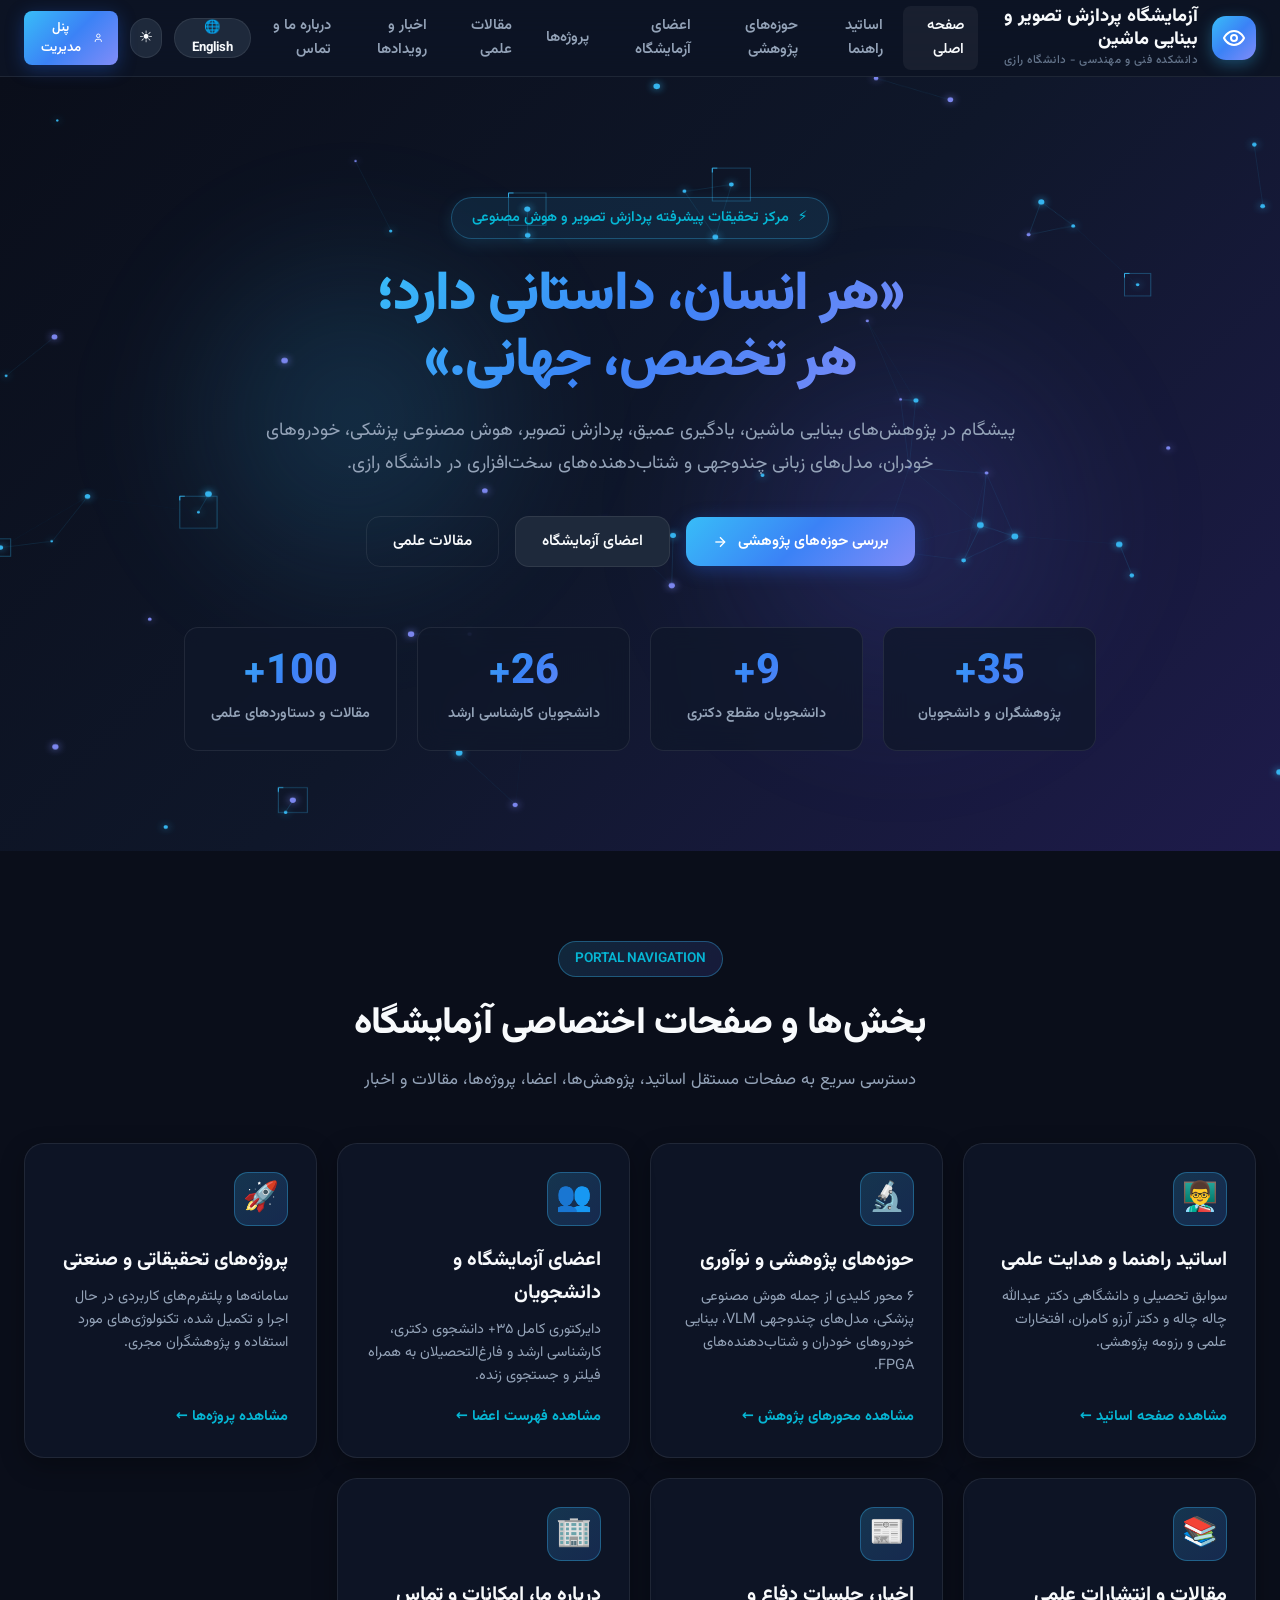
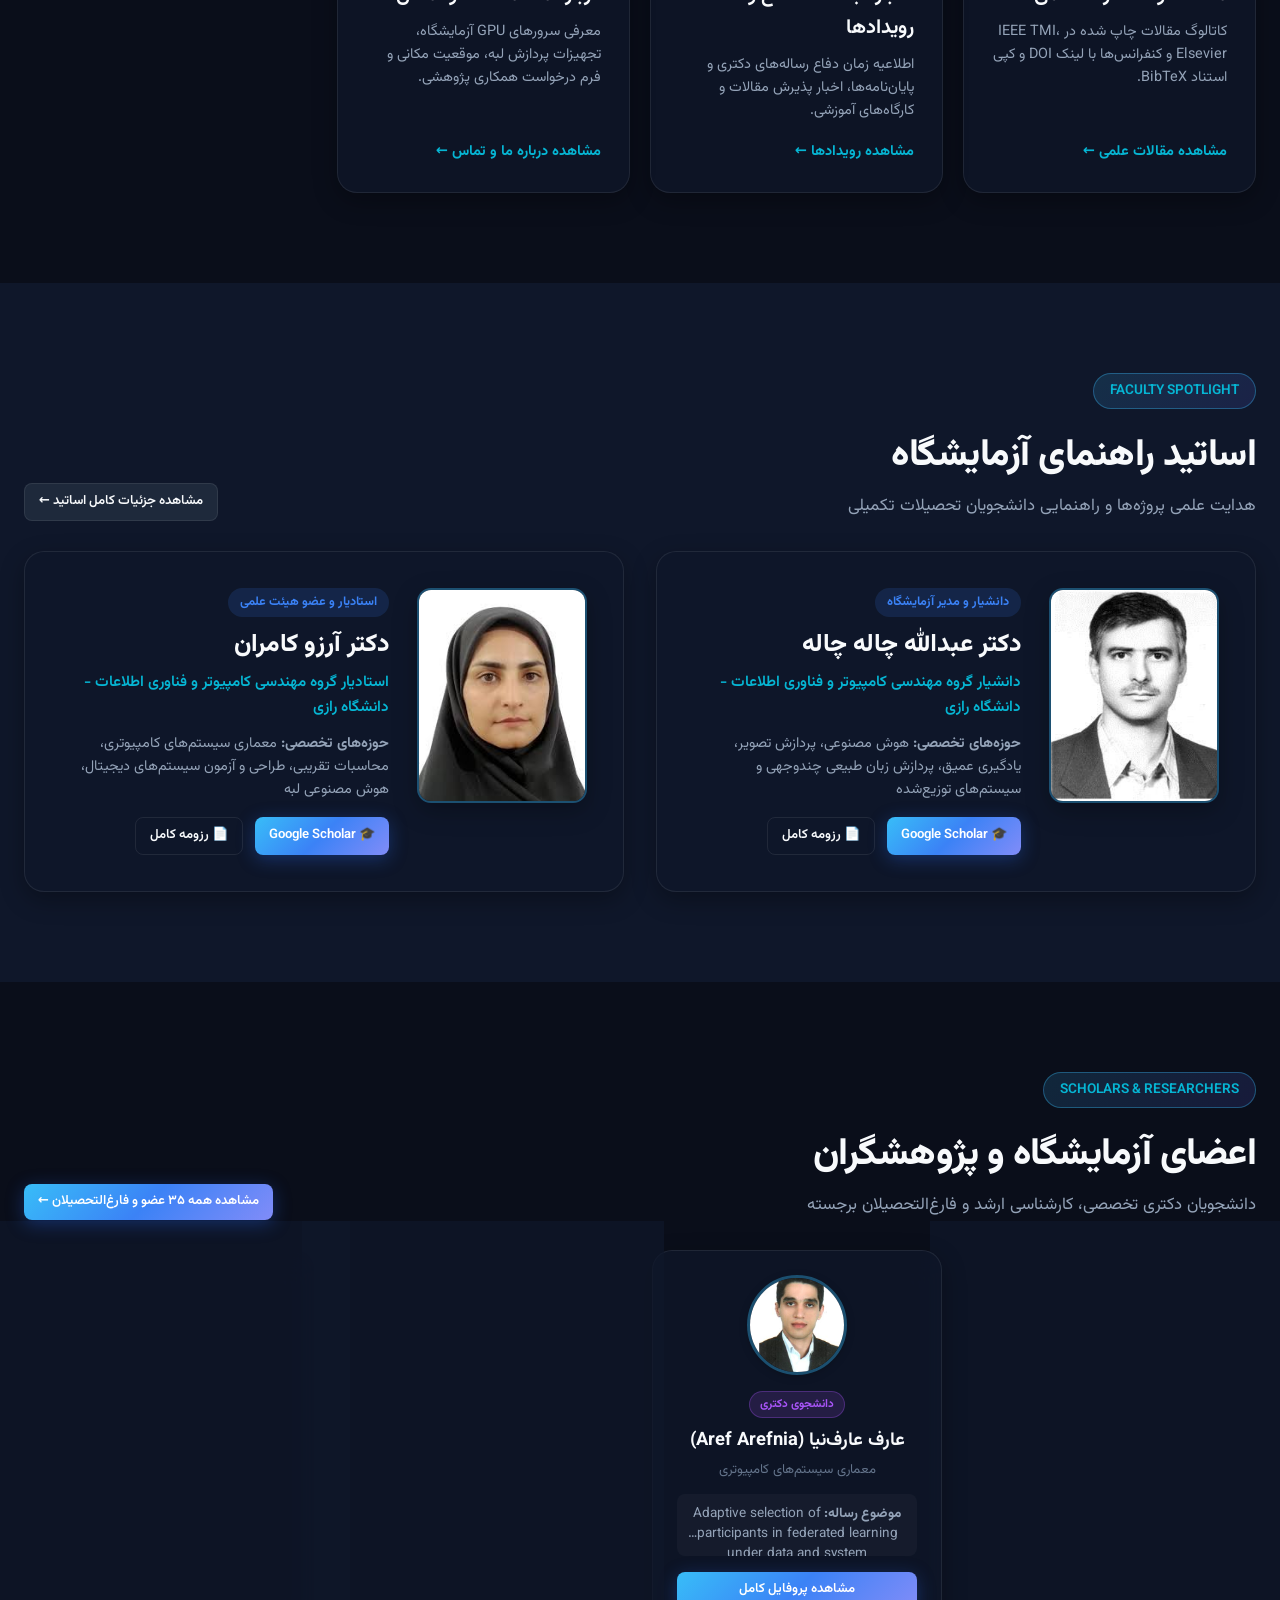
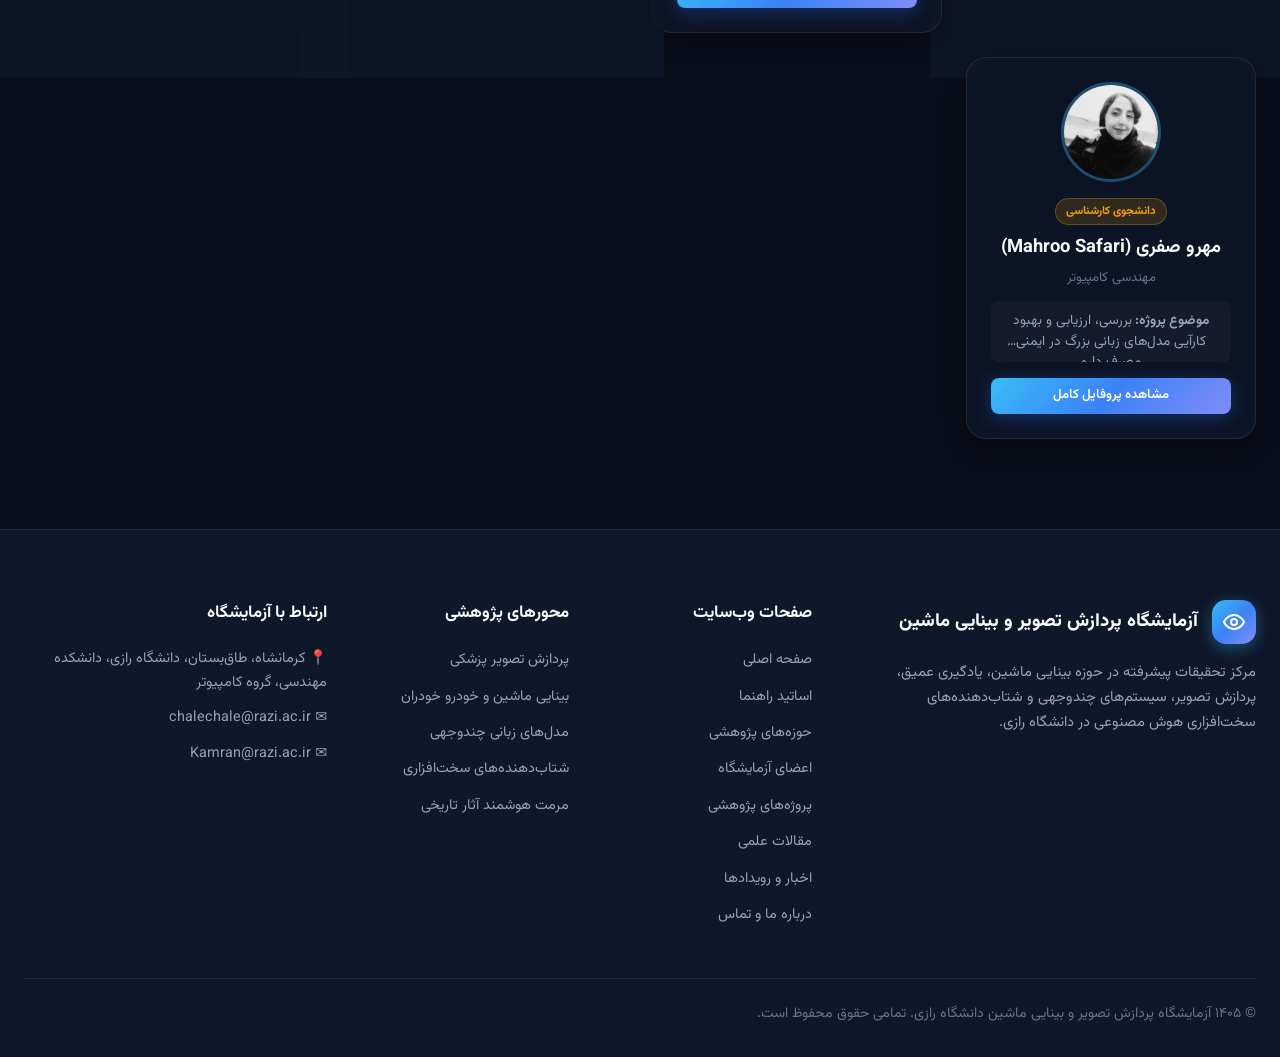
<file: index.html>
<!DOCTYPE html>
<html lang="fa" dir="rtl" data-theme="dark">
<head>
    <meta charset="UTF-8">
    <meta name="viewport" content="width=device-width, initial-scale=1.0">
    <title>آزمایشگاه پردازش تصویر و بینایی ماشین | Computer Vision & Image Processing Lab</title>
    
    <!-- Google Fonts -->
    <link rel="preconnect" href="https://fonts.googleapis.com">
    <link rel="preconnect" href="https://fonts.gstatic.com" crossorigin>
    <link href="https://fonts.googleapis.com/css2?family=Plus+Jakarta+Sans:wght@300;400;500;600;700;800&family=Vazirmatn:wght@300;400;500;600;700;800;900&family=Fira+Code:wght@400;500;600&display=swap" rel="stylesheet">
    
    <link rel="stylesheet" href="research_portal/css/modern-theme.css">
    <style>
        .nav-cards-grid {
            display: grid;
            grid-template-columns: repeat(auto-fit, minmax(260px, 1fr));
            gap: 20px;
            margin-top: 30px;
        }
        .nav-feature-card {
            padding: 28px;
            display: flex;
            flex-direction: column;
            justify-content: space-between;
            transition: all var(--transition);
            text-decoration: none;
            color: inherit;
        }
        .nav-feature-card:hover {
            transform: translateY(-6px);
            border-color: var(--accent-cyan);
            box-shadow: var(--shadow-glow);
        }
        .nav-card-icon {
            width: 54px;
            height: 54px;
            border-radius: var(--radius-md);
            background: linear-gradient(135deg, rgba(56, 189, 248, 0.2), rgba(59, 130, 246, 0.2));
            display: flex;
            align-items: center;
            justify-content: center;
            font-size: 1.8rem;
            margin-bottom: 18px;
            border: 1px solid var(--border-glow);
        }
    </style>
</head>
<body>

<!-- High-Tech Sticky Navbar -->
<header class="navbar">
    <div class="container navbar-container">
        <a href="index.html" class="nav-brand">
            <div class="nav-logo-icon">
                <svg viewBox="0 0 24 24" fill="none" stroke="currentColor" stroke-width="2">
                    <path d="M2 12s3-7 10-7 10 7 10 7-3 7-10 7-10-7-10-7Z"/>
                    <circle cx="12" cy="12" r="3"/>
                </svg>
            </div>
            <div class="nav-brand-text">
                <span class="nav-brand-title" id="t-nav-brand">آزمایشگاه پردازش تصویر و بینایی ماشین</span>
                <span class="nav-brand-sub" id="t-nav-sub">دانشکده فنی و مهندسی - دانشگاه رازی</span>
            </div>
        </a>

        <nav>
            <ul class="nav-menu">
                <li class="nav-item"><a href="index.html" class="nav-link active" id="t-menu-home">صفحه اصلی</a></li>
                <li class="nav-item"><a href="faculty.html" class="nav-link" id="t-menu-faculty">اساتید راهنما</a></li>
                <li class="nav-item"><a href="research.html" class="nav-link" id="t-menu-research">حوزه‌های پژوهشی</a></li>
                <li class="nav-item"><a href="team.html" class="nav-link" id="t-menu-team">اعضای آزمایشگاه</a></li>
                <li class="nav-item"><a href="projects.html" class="nav-link" id="t-menu-projects">پروژه‌ها</a></li>
                <li class="nav-item"><a href="publications.html" class="nav-link" id="t-menu-pubs">مقالات علمی</a></li>
                <li class="nav-item"><a href="news.html" class="nav-link" id="t-menu-news">اخبار و رویدادها</a></li>
                <li class="nav-item"><a href="contact.html" class="nav-link" id="t-menu-contact">درباره ما و تماس</a></li>
            </ul>
        </nav>

        <div class="nav-actions">
            <button type="button" class="lang-toggle" id="btn-toggle-language" title="English / فارسی">
                🌐 English
            </button>
            <button type="button" class="theme-toggle" id="btn-toggle-theme" title="تغییر تم">
                ☀️
            </button>
            <button type="button" class="btn btn-primary btn-sm" id="btn-open-admin" onclick="openAdminModal()">
                <svg width="14" height="14" viewBox="0 0 24 24" fill="none" stroke="currentColor" stroke-width="2"><path d="M19 21v-2a4 4 0 0 0-4-4H9a4 4 0 0 0-4 4v2"/><circle cx="12" cy="7" r="4"/></svg>
                <span id="t-nav-admin">پنل مدیریت</span>
            </button>
            <button class="mobile-toggle" aria-label="Menu">☰</button>
        </div>
    </div>
</header>

<!-- ==========================================================================
     HERO SECTION
     ========================================================================== -->
<section class="hero-section" id="hero">
    <canvas class="page-canvas" id="vision-canvas" style="position: absolute; top: 0; left: 0; width: 100%; height: 100%; z-index: 1; pointer-events: none; opacity: 0.95;"></canvas>
    <div class="hero-glow-1"></div>
    <div class="hero-glow-2"></div>

    <div class="container hero-content">
        <div class="hero-tag">
            <span>⚡</span>
            <span id="t-hero-tag">مرکز تحقیقات پیشرفته پردازش تصویر و هوش مصنوعی</span>
        </div>

        <h1 class="hero-title">
            <span class="gradient-text" id="t-hero-title-2" style="display: inline-block;">
                <span style="display: block;">«هر انسان، داستانی دارد؛</span>
                <span style="display: block;">هر تخصص، جهانی.»</span>
            </span>
        </h1>

        <p class="hero-desc" id="t-hero-desc">
            پیشگام در پژوهش‌های بینایی ماشین، یادگیری عمیق، پردازش تصویر، هوش مصنوعی پزشکی، خودروهای خودران، مدل‌های زبانی چندوجهی و شتاب‌دهنده‌های سخت‌افزاری در دانشگاه رازی.
        </p>

        <div class="hero-actions">
            <a href="research.html" class="btn btn-primary" id="t-hero-btn-1">
                بررسی حوزه‌های پژوهشی
                <svg width="16" height="16" viewBox="0 0 24 24" fill="none" stroke="currentColor" stroke-width="2"><path d="M5 12h14"/><path d="m12 5 7 7-7 7"/></svg>
            </a>
            <a href="team.html" class="btn btn-secondary" id="t-hero-btn-2">اعضای آزمایشگاه</a>
            <a href="publications.html" class="btn btn-outline" id="t-hero-btn-3">مقالات علمی</a>
        </div>

        <!-- Metrics -->
        <div class="hero-stats">
            <div class="stat-item">
                <div class="stat-number">35+</div>
                <div class="stat-label">پژوهشگران و دانشجویان</div>
            </div>
            <div class="stat-item">
                <div class="stat-number">9+</div>
                <div class="stat-label">دانشجویان مقطع دکتری</div>
            </div>
            <div class="stat-item">
                <div class="stat-number">26+</div>
                <div class="stat-label">دانشجویان کارشناسی ارشد</div>
            </div>
            <div class="stat-item">
                <div class="stat-number">100+</div>
                <div class="stat-label">مقالات و دستاوردهای علمی</div>
            </div>
        </div>
    </div>
</section>

<!-- ==========================================================================
     PORTAL SECTIONS GRID (DEDICATED PAGES DIRECT ACCESS)
     ========================================================================== -->
<section class="section">
    <div class="container">
        <div class="section-title-wrap">
            <span class="section-badge">Portal Navigation</span>
            <h2 class="section-title">بخش‌ها و صفحات اختصاصی آزمایشگاه</h2>
            <p class="section-subtitle">دسترسی سریع به صفحات مستقل اساتید، پژوهش‌ها، اعضا، پروژه‌ها، مقالات و اخبار</p>
        </div>

        <div class="nav-cards-grid">
            <!-- Faculty -->
            <a href="faculty.html" class="glass-card nav-feature-card">
                <div>
                    <div class="nav-card-icon">👨‍🏫</div>
                    <h3 style="font-size: 1.25rem; color: var(--text-primary); margin-bottom: 8px;">اساتید راهنما و هدایت علمی</h3>
                    <p style="font-size: 0.9rem; color: var(--text-secondary); line-height: 1.6;">سوابق تحصیلی و دانشگاهی دکتر عبدالله چاله چاله و دکتر آرزو کامران، افتخارات علمی و رزومه پژوهشی.</p>
                </div>
                <div style="margin-top: 18px; color: var(--accent-cyan); font-weight: 700; font-size: 0.9rem; display: flex; align-items: center; gap: 6px;">
                    مشاهده صفحه اساتید ←
                </div>
            </a>

            <!-- Research -->
            <a href="research.html" class="glass-card nav-feature-card">
                <div>
                    <div class="nav-card-icon">🔬</div>
                    <h3 style="font-size: 1.25rem; color: var(--text-primary); margin-bottom: 8px;">حوزه‌های پژوهشی و نوآوری</h3>
                    <p style="font-size: 0.9rem; color: var(--text-secondary); line-height: 1.6;">۶ محور کلیدی از جمله هوش مصنوعی پزشکی، مدل‌های چندوجهی VLM، بینایی خودروهای خودران و شتاب‌دهنده‌های FPGA.</p>
                </div>
                <div style="margin-top: 18px; color: var(--accent-cyan); font-weight: 700; font-size: 0.9rem; display: flex; align-items: center; gap: 6px;">
                    مشاهده محورهای پژوهش ←
                </div>
            </a>

            <!-- Team -->
            <a href="team.html" class="glass-card nav-feature-card">
                <div>
                    <div class="nav-card-icon">👥</div>
                    <h3 style="font-size: 1.25rem; color: var(--text-primary); margin-bottom: 8px;">اعضای آزمایشگاه و دانشجویان</h3>
                    <p style="font-size: 0.9rem; color: var(--text-secondary); line-height: 1.6;">دایرکتوری کامل ۳۵+ دانشجوی دکتری، کارشناسی ارشد و فارغ‌التحصیلان به همراه فیلتر و جستجوی زنده.</p>
                </div>
                <div style="margin-top: 18px; color: var(--accent-cyan); font-weight: 700; font-size: 0.9rem; display: flex; align-items: center; gap: 6px;">
                    مشاهده فهرست اعضا ←
                </div>
            </a>

            <!-- Projects -->
            <a href="projects.html" class="glass-card nav-feature-card">
                <div>
                    <div class="nav-card-icon">🚀</div>
                    <h3 style="font-size: 1.25rem; color: var(--text-primary); margin-bottom: 8px;">پروژه‌های تحقیقاتی و صنعتی</h3>
                    <p style="font-size: 0.9rem; color: var(--text-secondary); line-height: 1.6;">سامانه‌ها و پلتفرم‌های کاربردی در حال اجرا و تکمیل شده، تکنولوژی‌های مورد استفاده و پژوهشگران مجری.</p>
                </div>
                <div style="margin-top: 18px; color: var(--accent-cyan); font-weight: 700; font-size: 0.9rem; display: flex; align-items: center; gap: 6px;">
                    مشاهده پروژه‌ها ←
                </div>
            </a>

            <!-- Publications -->
            <a href="publications.html" class="glass-card nav-feature-card">
                <div>
                    <div class="nav-card-icon">📚</div>
                    <h3 style="font-size: 1.25rem; color: var(--text-primary); margin-bottom: 8px;">مقالات و انتشارات علمی</h3>
                    <p style="font-size: 0.9rem; color: var(--text-secondary); line-height: 1.6;">کاتالوگ مقالات چاپ شده در IEEE TMI، Elsevier و کنفرانس‌ها با لینک DOI و کپی استناد BibTeX.</p>
                </div>
                <div style="margin-top: 18px; color: var(--accent-cyan); font-weight: 700; font-size: 0.9rem; display: flex; align-items: center; gap: 6px;">
                    مشاهده مقالات علمی ←
                </div>
            </a>

            <!-- News & Events -->
            <a href="news.html" class="glass-card nav-feature-card">
                <div>
                    <div class="nav-card-icon">📰</div>
                    <h3 style="font-size: 1.25rem; color: var(--text-primary); margin-bottom: 8px;">اخبار، جلسات دفاع و رویدادها</h3>
                    <p style="font-size: 0.9rem; color: var(--text-secondary); line-height: 1.6;">اطلاعیه زمان دفاع رساله‌های دکتری و پایان‌نامه‌ها، اخبار پذیرش مقالات و کارگاه‌های آموزشی.</p>
                </div>
                <div style="margin-top: 18px; color: var(--accent-cyan); font-weight: 700; font-size: 0.9rem; display: flex; align-items: center; gap: 6px;">
                    مشاهده رویدادها ←
                </div>
            </a>

            <!-- About & Contact -->
            <a href="contact.html" class="glass-card nav-feature-card">
                <div>
                    <div class="nav-card-icon">🏢</div>
                    <h3 style="font-size: 1.25rem; color: var(--text-primary); margin-bottom: 8px;">درباره ما، امکانات و تماس</h3>
                    <p style="font-size: 0.9rem; color: var(--text-secondary); line-height: 1.6;">معرفی سرورهای GPU آزمایشگاه، تجهیزات پردازش لبه، موقعیت مکانی و فرم درخواست همکاری پژوهشی.</p>
                </div>
                <div style="margin-top: 18px; color: var(--accent-cyan); font-weight: 700; font-size: 0.9rem; display: flex; align-items: center; gap: 6px;">
                    مشاهده درباره ما و تماس ←
                </div>
            </a>
        </div>
    </div>
</section>

<!-- ==========================================================================
     FACULTY SPOTLIGHT
     ========================================================================== -->
<section class="section section-alt">
    <div class="container">
        <div style="display: flex; justify-content: space-between; align-items: flex-end; margin-bottom: 30px; flex-wrap: wrap; gap: 16px;">
            <div>
                <span class="section-badge">Faculty Spotlight</span>
                <h2 class="section-title" style="margin-bottom: 6px;">اساتید راهنمای آزمایشگاه</h2>
                <p class="section-subtitle" style="margin: 0;">هدایت علمی پروژه‌ها و راهنمایی دانشجویان تحصیلات تکمیلی</p>
            </div>
            <a href="faculty.html" class="btn btn-secondary btn-sm">مشاهده جزئیات کامل اساتید ←</a>
        </div>

        <div class="professors-grid">
            <div class="glass-card prof-featured-card">
                <div class="prof-img-wrap">
                    <img src="research_portal/uploads/1773629261.jpg" alt="Dr. Abdolah Chalechale">
                </div>
                <div class="prof-info">
                    <span class="prof-badge">دانشیار و مدیر آزمایشگاه</span>
                    <h3 class="prof-name">دکتر عبدالله چاله چاله</h3>
                    <p class="prof-title">دانشیار گروه مهندسی کامپیوتر و فناوری اطلاعات - دانشگاه رازی</p>
                    <p class="prof-field">
                        <strong>حوزه‌های تخصصی: </strong>
                        <span>هوش مصنوعی، پردازش تصویر، یادگیری عمیق، پردازش زبان طبیعی چندوجهی و سیستم‌های توزیع‌شده</span>
                    </p>
                    <div class="prof-links">
                        <a href="https://scholar.google.com/citations?user=ARw4FiUAAAAJ&hl=en" target="_blank" class="btn btn-primary btn-sm">🎓 Google Scholar</a>
                        <a href="faculty.html" class="btn btn-outline btn-sm">📄 رزومه کامل</a>
                    </div>
                </div>
            </div>

            <div class="glass-card prof-featured-card">
                <div class="prof-img-wrap">
                    <img src="research_portal/uploads/1773630810.jpg" alt="Dr. Arezo Kamran">
                </div>
                <div class="prof-info">
                    <span class="prof-badge">استادیار و عضو هیئت علمی</span>
                    <h3 class="prof-name">دکتر آرزو کامران</h3>
                    <p class="prof-title">استادیار گروه مهندسی کامپیوتر و فناوری اطلاعات - دانشگاه رازی</p>
                    <p class="prof-field">
                        <strong>حوزه‌های تخصصی: </strong>
                        <span>معماری سیستم‌های کامپیوتری، محاسبات تقریبی، طراحی و آزمون سیستم‌های دیجیتال، هوش مصنوعی لبه</span>
                    </p>
                    <div class="prof-links">
                        <a href="https://scholar.google.com/citations?user=M_s3_SQAAAAJ&hl=en" target="_blank" class="btn btn-primary btn-sm">🎓 Google Scholar</a>
                        <a href="faculty.html" class="btn btn-outline btn-sm">📄 رزومه کامل</a>
                    </div>
                </div>
            </div>
        </div>
    </div>
</section>

<!-- ==========================================================================
     LAB MEMBERS SPOTLIGHT
     ========================================================================== -->
<section class="section">
    <div class="container">
        <div style="display: flex; justify-content: space-between; align-items: flex-end; margin-bottom: 30px; flex-wrap: wrap; gap: 16px;">
            <div>
                <span class="section-badge">Scholars & Researchers</span>
                <h2 class="section-title" style="margin-bottom: 6px;">اعضای آزمایشگاه و پژوهشگران</h2>
                <p class="section-subtitle" style="margin: 0;">دانشجویان دکتری تخصصی، کارشناسی ارشد و فارغ‌التحصیلان برجسته</p>
            </div>
            <a href="team.html" class="btn btn-primary btn-sm">مشاهده همه ۳۵ عضو و فارغ‌التحصیلان ←</a>
        </div>

        <div class="students-grid" style="grid-template-columns: repeat(auto-fit, minmax(260px, 1fr));">
            <!-- Member 1 -->
            <div class="glass-card student-card">
                <img class="student-avatar" src="research_portal/uploads/1779031340_9001.png" alt="فائزه صفری" onerror="this.src='research_portal/uploads/default.png'">
                <span class="student-degree-badge badge-phd">دانشجوی دکتری</span>
                <h4 class="student-name">فائزه صفری (Faezeh Safari)</h4>
                <div class="student-major">هوش مصنوعی (Artificial Intelligence)</div>
                <div class="student-thesis">
                    <strong>موضوع رساله: </strong>Integrating Multimodal Large Language Models and Knowledge Graphs for Disease Understanding
                </div>
                <div class="student-card-actions">
                    <a href="team.html" class="btn btn-primary btn-sm" style="flex: 1;">مشاهده پروفایل کامل</a>
                    <a href="https://scholar.google.com/citations?hl=en&user=KfJm4LgAAAAJ" target="_blank" class="btn btn-secondary btn-sm" title="Google Scholar">🎓</a>
                </div>
            </div>

            <!-- Member 2 -->
            <div class="glass-card student-card">
                <img class="student-avatar" src="research_portal/uploads/1782295489_7777.jpg" alt="عارف عارف‌نیا" onerror="this.src='research_portal/uploads/default.png'">
                <span class="student-degree-badge badge-phd">دانشجوی دکتری</span>
                <h4 class="student-name">عارف عارف‌نیا (Aref Arefnia)</h4>
                <div class="student-major">معماری سیستم‌های کامپیوتری</div>
                <div class="student-thesis">
                    <strong>موضوع رساله: </strong>Adaptive selection of participants in federated learning under data and system heterogeneity
                </div>
                <div class="student-card-actions">
                    <a href="team.html" class="btn btn-primary btn-sm" style="flex: 1;">مشاهده پروفایل کامل</a>
                </div>
            </div>

            <!-- Member 3 -->
            <div class="glass-card student-card">
                <img class="student-avatar" src="research_portal/uploads/1782295798_1956.jpg" alt="طاهره کرمی" onerror="this.src='research_portal/uploads/default.png'">
                <span class="student-degree-badge badge-phd">دانشجوی دکتری</span>
                <h4 class="student-name">طاهره کرمی (Tahereh Karami)</h4>
                <div class="student-major">مهندسی کامپیوتر</div>
                <div class="student-thesis">
                    <strong>موضوع رساله: </strong>Deep Vision & Multi-Modal Foundation Architectures
                </div>
                <div class="student-card-actions">
                    <a href="team.html" class="btn btn-primary btn-sm" style="flex: 1;">مشاهده پروفایل کامل</a>
                </div>
            </div>

            <!-- Member 4 -->
            <div class="glass-card student-card">
                <img class="student-avatar" src="research_portal/uploads/1782296646_6814.jpg" alt="آیدین صادقی" onerror="this.src='research_portal/uploads/default.png'">
                <span class="student-degree-badge badge-phd">دانشجوی دکتری</span>
                <h4 class="student-name">آیدین صادقی (Aydin Sadeghi)</h4>
                <div class="student-major">معماری سیستم‌های کامپیوتری</div>
                <div class="student-thesis">
                    <strong>موضوع رساله: </strong>Fault-Tolerant Vision Systems & Deep Anomaly Detection
                </div>
                <div class="student-card-actions">
                    <a href="team.html" class="btn btn-primary btn-sm" style="flex: 1;">مشاهده پروفایل کامل</a>
                </div>
            </div>

            <!-- Member 5: Mahroo Safari -->
            <div class="glass-card student-card">
                <img class="student-avatar" src="research_portal/uploads/mahroo_safari.jpg" alt="مهرو صفری" onerror="this.src='research_portal/uploads/default.png'">
                <span class="student-degree-badge badge-bsc">دانشجوی کارشناسی</span>
                <h4 class="student-name">مهرو صفری (Mahroo Safari)</h4>
                <div class="student-major">مهندسی کامپیوتر</div>
                <div class="student-thesis">
                    <strong>موضوع پروژه: </strong>بررسی، ارزیابی و بهبود کارآیی مدل‌های زبانی بزرگ در ایمنی مصرف دارو
                </div>
                <div class="student-card-actions">
                    <a href="team.html" class="btn btn-primary btn-sm" style="flex: 1;">مشاهده پروفایل کامل</a>
                </div>
            </div>
        </div>
    </div>
</section>

<!-- Footer -->
<footer class="footer">
    <div class="container">
        <div class="footer-grid">
            <div>
                <div class="nav-brand">
                    <div class="nav-logo-icon">
                        <svg viewBox="0 0 24 24" fill="none" stroke="currentColor" stroke-width="2">
                            <path d="M2 12s3-7 10-7 10 7 10 7-3 7-10 7-10-7-10-7Z"/>
                            <circle cx="12" cy="12" r="3"/>
                        </svg>
                    </div>
                    <span class="nav-brand-title">آزمایشگاه پردازش تصویر و بینایی ماشین</span>
                </div>
                <p class="footer-brand-desc">
                    مرکز تحقیقات پیشرفته در حوزه بینایی ماشین، یادگیری عمیق، پردازش تصویر، سیستم‌های چندوجهی و شتاب‌دهنده‌های سخت‌افزاری هوش مصنوعی در دانشگاه رازی.
                </p>
            </div>

            <div>
                <h4 class="footer-heading">صفحات وب‌سایت</h4>
                <ul class="footer-links">
                    <li><a href="index.html">صفحه اصلی</a></li>
                    <li><a href="faculty.html">اساتید راهنما</a></li>
                    <li><a href="research.html">حوزه‌های پژوهشی</a></li>
                    <li><a href="team.html">اعضای آزمایشگاه</a></li>
                    <li><a href="projects.html">پروژه‌های پژوهشی</a></li>
                    <li><a href="publications.html">مقالات علمی</a></li>
                    <li><a href="news.html">اخبار و رویدادها</a></li>
                    <li><a href="contact.html">درباره ما و تماس</a></li>
                </ul>
            </div>

            <div>
                <h4 class="footer-heading">محورهای پژوهشی</h4>
                <ul class="footer-links">
                    <li><a href="research.html">پردازش تصویر پزشکی</a></li>
                    <li><a href="research.html">بینایی ماشین و خودرو خودران</a></li>
                    <li><a href="research.html">مدل‌های زبانی چندوجهی</a></li>
                    <li><a href="research.html">شتاب‌دهنده‌های سخت‌افزاری</a></li>
                    <li><a href="research.html">مرمت هوشمند آثار تاریخی</a></li>
                </ul>
            </div>

            <div>
                <h4 class="footer-heading">ارتباط با آزمایشگاه</h4>
                <ul class="footer-links">
                    <li style="color: var(--text-secondary); font-size: 0.9rem;">📍 کرمانشاه، طاق‌بستان، دانشگاه رازی، دانشکده مهندسی، گروه کامپیوتر</li>
                    <li><a href="mailto:chalechale@razi.ac.ir">✉️ chalechale@razi.ac.ir</a></li>
                    <li><a href="mailto:Kamran@razi.ac.ir">✉️ Kamran@razi.ac.ir</a></li>
                </ul>
            </div>
        </div>

        <div class="footer-bottom">
            <div>
                © ۱۴۰۵ آزمایشگاه پردازش تصویر و بینایی ماشین دانشگاه رازی. تمامی حقوق محفوظ است.
            </div>
        </div>
    </div>
</footer>

<!-- Interactive Admin Control Center Modal -->
<div class="modal-overlay" id="admin-modal">
    <div class="modal-card" style="max-width: 780px; width: 94%;">
        <button class="modal-close" type="button" onclick="document.getElementById('admin-modal').classList.remove('active')">✕</button>
        
        <div id="admin-login-view">
            <div style="text-align: center; margin-bottom: 24px;">
                <div style="font-size: 2.6rem; margin-bottom: 8px;">🔐</div>
                <h2 style="font-size: 1.6rem; color: var(--text-primary); margin-bottom: 6px;">ورود به پنل مدیریت آزمایشگاه</h2>
                <p style="color: var(--text-muted); font-size: 0.9rem;">نام کاربری: <code>admin</code> | رمز عبور: <code>admin123</code></p>
            </div>

            <div id="admin-login-err" style="display: none; background: rgba(239, 68, 68, 0.15); border: 1px solid rgba(239, 68, 68, 0.3); color: #f87171; padding: 12px; border-radius: 8px; margin-bottom: 16px; text-align: center; font-size: 0.9rem;">
                نام کاربری یا رمز عبور اشتباه است!
            </div>

            <form id="admin-login-form" onsubmit="handleAdminLogin(event)">
                <div class="form-group" style="margin-bottom: 16px;">
                    <label class="form-label" style="display: block; margin-bottom: 6px; font-weight: 600;">نام کاربری (Username)</label>
                    <input type="text" id="adm-user" class="form-control" style="width: 100%; padding: 12px; background: var(--bg-primary); border: 1px solid var(--border-color); border-radius: 8px; color: #fff;" value="admin" required>
                </div>
                <div class="form-group" style="margin-bottom: 20px;">
                    <label class="form-label" style="display: block; margin-bottom: 6px; font-weight: 600;">رمز عبور (Password)</label>
                    <input type="password" id="adm-pass" class="form-control" style="width: 100%; padding: 12px; background: var(--bg-primary); border: 1px solid var(--border-color); border-radius: 8px; color: #fff;" value="admin123" required>
                </div>
                <button type="submit" class="btn btn-primary" style="width: 100%; padding: 12px; font-weight: 700;">
                    ورود به سیستم (Sign In)
                </button>
            </form>
        </div>

        <div id="admin-dash-view" style="display: none;">
            <div style="display: flex; justify-content: space-between; align-items: center; border-bottom: 1px solid var(--border-color); padding-bottom: 16px; margin-bottom: 20px;">
                <div>
                    <h2 style="font-size: 1.4rem; color: var(--text-primary);">📊 پیشخوان مدیریت پرتال (Admin CMS)</h2>
                    <p style="font-size: 0.85rem; color: var(--text-muted);">خوش آمدید، مدیر سیستم | دسترسی به مدیریت اساتید، دانشجویان و مقالات</p>
                </div>
                <button type="button" class="btn btn-outline btn-sm" onclick="handleAdminLogout()">🚪 خروج</button>
            </div>

            <div style="display: grid; grid-template-columns: repeat(auto-fit, minmax(130px, 1fr)); gap: 12px; margin-bottom: 20px;">
                <div style="background: var(--bg-primary); border: 1px solid var(--border-color); padding: 14px; border-radius: 8px; text-align: center;">
                    <div style="font-size: 1.6rem; font-weight: 800; color: var(--accent-cyan);">35</div>
                    <div style="font-size: 0.78rem; color: var(--text-muted);">کل پژوهشگران</div>
                </div>
                <div style="background: var(--bg-primary); border: 1px solid var(--border-color); padding: 14px; border-radius: 8px; text-align: center;">
                    <div style="font-size: 1.6rem; font-weight: 800; color: var(--accent-purple);">9</div>
                    <div style="font-size: 0.78rem; color: var(--text-muted);">دانشجوی دکتری</div>
                </div>
                <div style="background: var(--bg-primary); border: 1px solid var(--border-color); padding: 14px; border-radius: 8px; text-align: center;">
                    <div style="font-size: 1.6rem; font-weight: 800; color: var(--accent-blue);">22</div>
                    <div style="font-size: 0.78rem; color: var(--text-muted);">دانشجوی ارشد</div>
                </div>
                <div style="background: var(--bg-primary); border: 1px solid var(--border-color); padding: 14px; border-radius: 8px; text-align: center;">
                    <div style="font-size: 1.6rem; font-weight: 800; color: var(--accent-emerald);">4</div>
                    <div style="font-size: 0.78rem; color: var(--text-muted);">فارغ‌التحصیل</div>
                </div>
            </div>

            <div style="margin-bottom: 16px; display: flex; gap: 8px; flex-wrap: wrap;">
                <button type="button" class="btn btn-primary btn-sm" onclick="alert('فرم افزودن دانشجو در نسخه پایگاه‌داده فعال است.')">➕ افزودن دانشجو</button>
                <button type="button" class="btn btn-secondary btn-sm" onclick="alert('فرم افزودن مقاله در نسخه پایگاه‌داده فعال است.')">📚 ثبت مقاله جدید</button>
                <a href="team.html" class="btn btn-outline btn-sm">👥 مدیریت اعضا</a>
            </div>

            <div style="max-height: 240px; overflow-y: auto; border: 1px solid var(--border-color); border-radius: 8px;">
                <table style="width: 100%; border-collapse: collapse; font-size: 0.85rem; text-align: right;">
                    <thead>
                        <tr style="background: var(--bg-primary); border-bottom: 1px solid var(--border-color);">
                            <th style="padding: 10px;">نام پژوهشگر</th>
                            <th style="padding: 10px;">مقطع</th>
                            <th style="padding: 10px;">استاد راهنما</th>
                        </tr>
                    </thead>
                    <tbody>
                        <tr style="border-bottom: 1px solid var(--border-color);"><td style="padding: 10px; font-weight: 600;">فائزه صفری</td><td style="padding: 10px;">PhD</td><td style="padding: 10px; color: var(--accent-cyan);">دکتر عبدالله چاله چاله</td></tr>
                        <tr style="border-bottom: 1px solid var(--border-color);"><td style="padding: 10px; font-weight: 600;">عارف عارف‌نیا</td><td style="padding: 10px;">PhD</td><td style="padding: 10px; color: var(--accent-cyan);">دکتر عبدالله چاله چاله</td></tr>
                        <tr style="border-bottom: 1px solid var(--border-color);"><td style="padding: 10px; font-weight: 600;">طاهره کرمی</td><td style="padding: 10px;">PhD</td><td style="padding: 10px; color: var(--accent-cyan);">دکتر عبدالله چاله چاله</td></tr>
                        <tr style="border-bottom: 1px solid var(--border-color);"><td style="padding: 10px; font-weight: 600;">سمانه خسروی</td><td style="padding: 10px;">PhD</td><td style="padding: 10px; color: var(--accent-cyan);">دکتر آرزو کامران</td></tr>
                        <tr style="border-bottom: 1px solid var(--border-color);"><td style="padding: 10px; font-weight: 600;">فاطمه خلوندی</td><td style="padding: 10px;">MSc</td><td style="padding: 10px; color: var(--accent-cyan);">دکتر عبدالله چاله چاله</td></tr>
                        <tr style="border-bottom: 1px solid var(--border-color);"><td style="padding: 10px; font-weight: 600;">طیبه کریمی</td><td style="padding: 10px;">Alumni</td><td style="padding: 10px; color: var(--accent-cyan);">دکتر آرزو کامران</td></tr>
                    </tbody>
                </table>
            </div>
        </div>
    </div>
</div>

<script>
function openAdminModal() {
    const modal = document.getElementById('admin-modal');
    if (modal) modal.classList.add('active');
}
function handleAdminLogin(e) {
    if (e) e.preventDefault();
    const user = document.getElementById('adm-user')?.value.trim();
    const pass = document.getElementById('adm-pass')?.value.trim();
    const err = document.getElementById('admin-login-err');
    if (user === 'admin' && pass === 'admin123') {
        if (err) err.style.display = 'none';
        document.getElementById('admin-login-view').style.display = 'none';
        document.getElementById('admin-dash-view').style.display = 'block';
    } else {
        if (err) err.style.display = 'block';
    }
}
function handleAdminLogout() {
    document.getElementById('admin-dash-view').style.display = 'none';
    document.getElementById('admin-login-view').style.display = 'block';
}
</script>

<script src="research_portal/js/main.js?v=11"></script>
<script>
// Instant Homepage Vision Canvas Booster
(function() {
    const canvas = document.getElementById('vision-canvas');
    if (!canvas) return;
    const ctx = canvas.getContext('2d');
    let width = 0, height = 0, particles = [];
    let mouse = { x: null, y: null, radius: 160 };

    function fit() {
        const parent = canvas.parentElement || document.getElementById('hero') || document.body;
        width = canvas.width = Math.max(parent.offsetWidth || 0, window.innerWidth, 1000);
        height = canvas.height = Math.max(parent.offsetHeight || 0, window.innerHeight, 750);
        if (particles.length === 0) {
            for (let i = 0; i < 60; i++) {
                particles.push({
                    x: Math.random() * width,
                    y: Math.random() * height,
                    vx: (Math.random() - 0.5) * 1.1,
                    vy: (Math.random() - 0.5) * 1.1,
                    radius: Math.random() * 2.2 + 1.2,
                    color: Math.random() > 0.4 ? '#38bdf8' : '#818cf8',
                    isBox: Math.random() > 0.85,
                    boxSize: Math.random() * 26 + 18
                });
            }
        }
    }

    window.addEventListener('resize', fit);
    window.addEventListener('mousemove', (e) => {
        const r = canvas.getBoundingClientRect();
        if (e.clientY >= r.top && e.clientY <= r.bottom && e.clientX >= r.left && e.clientX <= r.right) {
            mouse.x = e.clientX - r.left;
            mouse.y = e.clientY - r.top;
        } else {
            mouse.x = null;
            mouse.y = null;
        }
    });

    fit();

    function drawLoop() {
        if (width === 0 || height === 0 || particles.length === 0) fit();
        ctx.clearRect(0, 0, width, height);

        for (let i = 0; i < particles.length; i++) {
            for (let j = i + 1; j < particles.length; j++) {
                const dx = particles[i].x - particles[j].x;
                const dy = particles[i].y - particles[j].y;
                const dist = Math.sqrt(dx * dx + dy * dy);
                if (dist < 135) {
                    ctx.strokeStyle = `rgba(56, 189, 248, ${(1 - dist / 135) * 0.3})`;
                    ctx.lineWidth = 0.8;
                    ctx.beginPath();
                    ctx.moveTo(particles[i].x, particles[i].y);
                    ctx.lineTo(particles[j].x, particles[j].y);
                    ctx.stroke();
                }
            }
        }

        particles.forEach(p => {
            p.x += p.vx;
            p.y += p.vy;
            if (p.x < 0 || p.x > width) p.vx *= -1;
            if (p.y < 0 || p.y > height) p.vy *= -1;

            if (mouse.x !== null) {
                const dx = mouse.x - p.x;
                const dy = mouse.y - p.y;
                const d = Math.sqrt(dx * dx + dy * dy);
                if (d < mouse.radius && d > 0) {
                    const f = (mouse.radius - d) / mouse.radius;
                    p.x -= (dx / d) * f * 3.5;
                    p.y -= (dy / d) * f * 3.5;
                }
            }

            ctx.beginPath();
            ctx.arc(p.x, p.y, p.radius, 0, Math.PI * 2);
            ctx.fillStyle = p.color;
            ctx.shadowBlur = 8;
            ctx.shadowColor = p.color;
            ctx.fill();
            ctx.shadowBlur = 0;

            if (p.isBox) {
                ctx.strokeStyle = 'rgba(56, 189, 248, 0.38)';
                ctx.lineWidth = 1;
                ctx.strokeRect(p.x - p.boxSize / 2, p.y - p.boxSize / 2, p.boxSize, p.boxSize);
                const s = 5;
                ctx.strokeStyle = '#38bdf8';
                ctx.beginPath();
                ctx.moveTo(p.x - p.boxSize/2, p.y - p.boxSize/2 + s);
                ctx.lineTo(p.x - p.boxSize/2, p.y - p.boxSize/2);
                ctx.lineTo(p.x - p.boxSize/2 + s, p.y - p.boxSize/2);
                ctx.stroke();
            }
        });

        requestAnimationFrame(drawLoop);
    }
    requestAnimationFrame(drawLoop);
})();
</script>
</body>
</html>
</file>
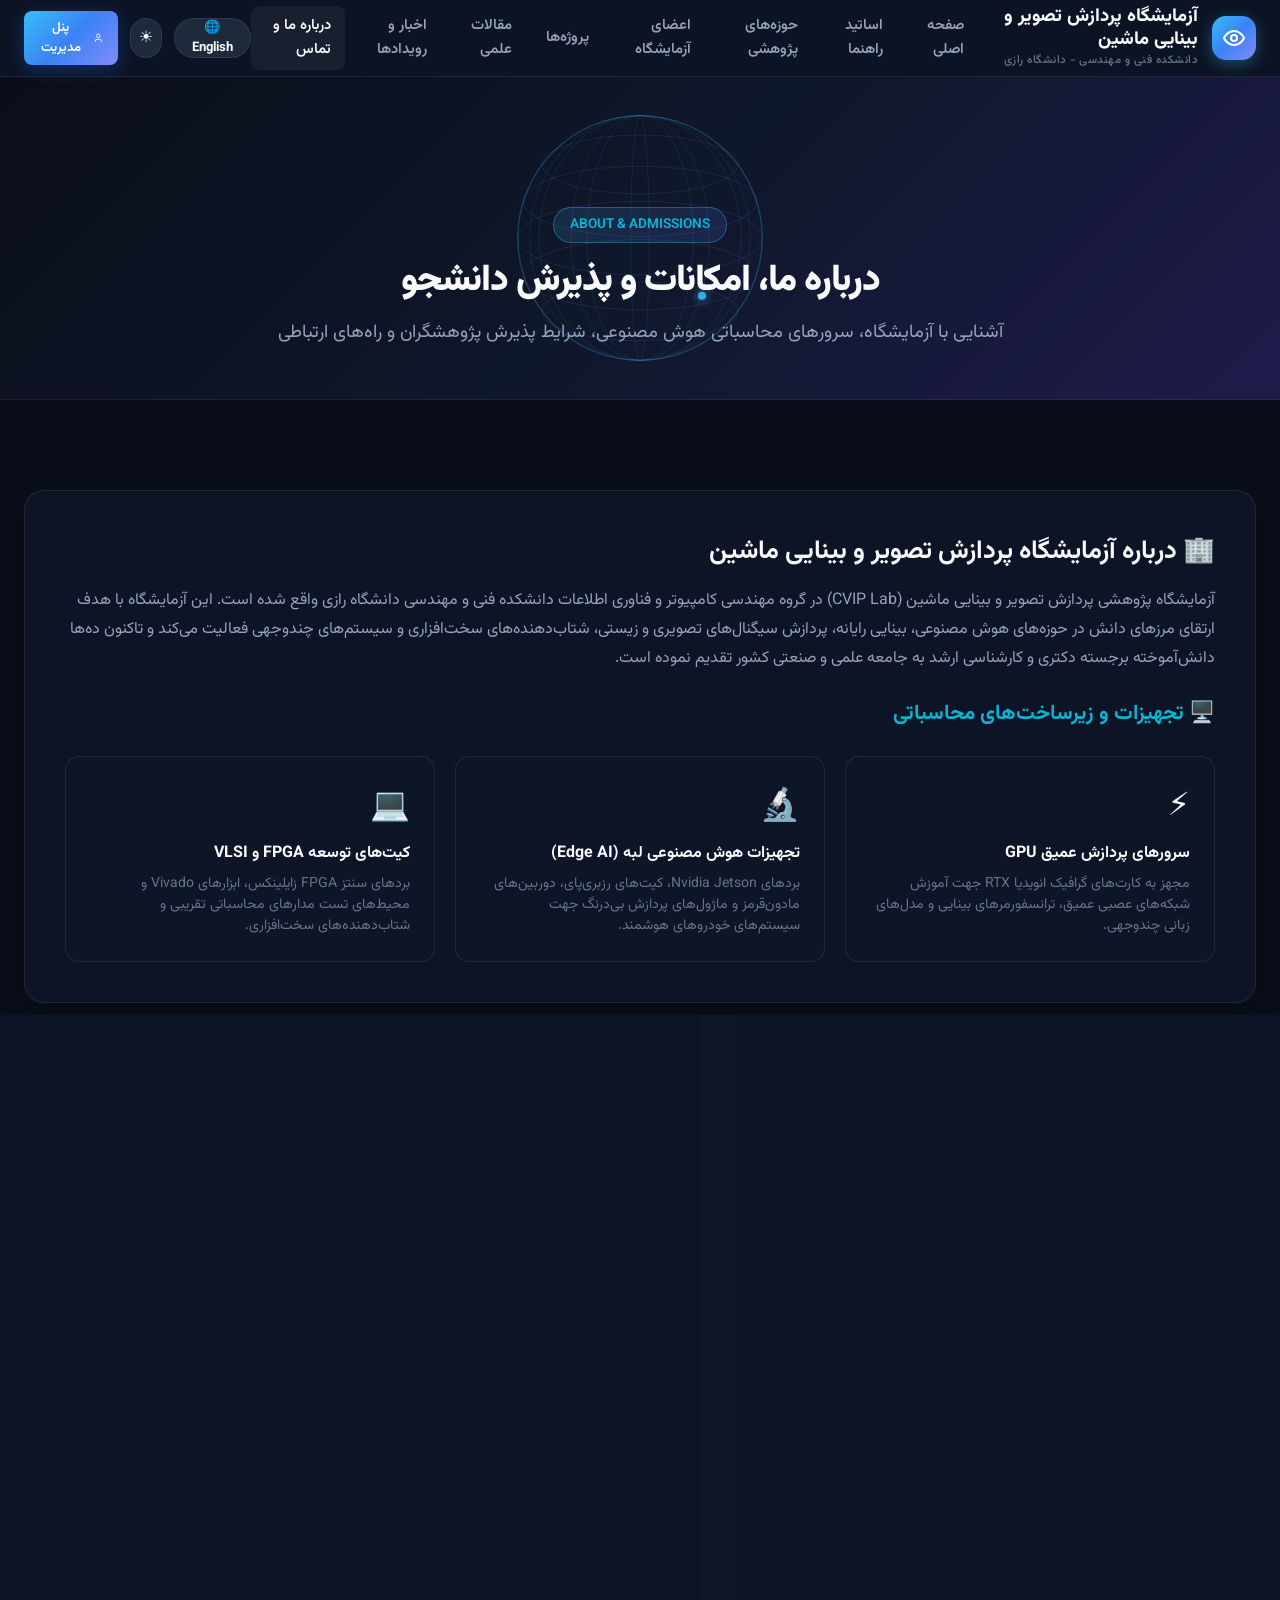
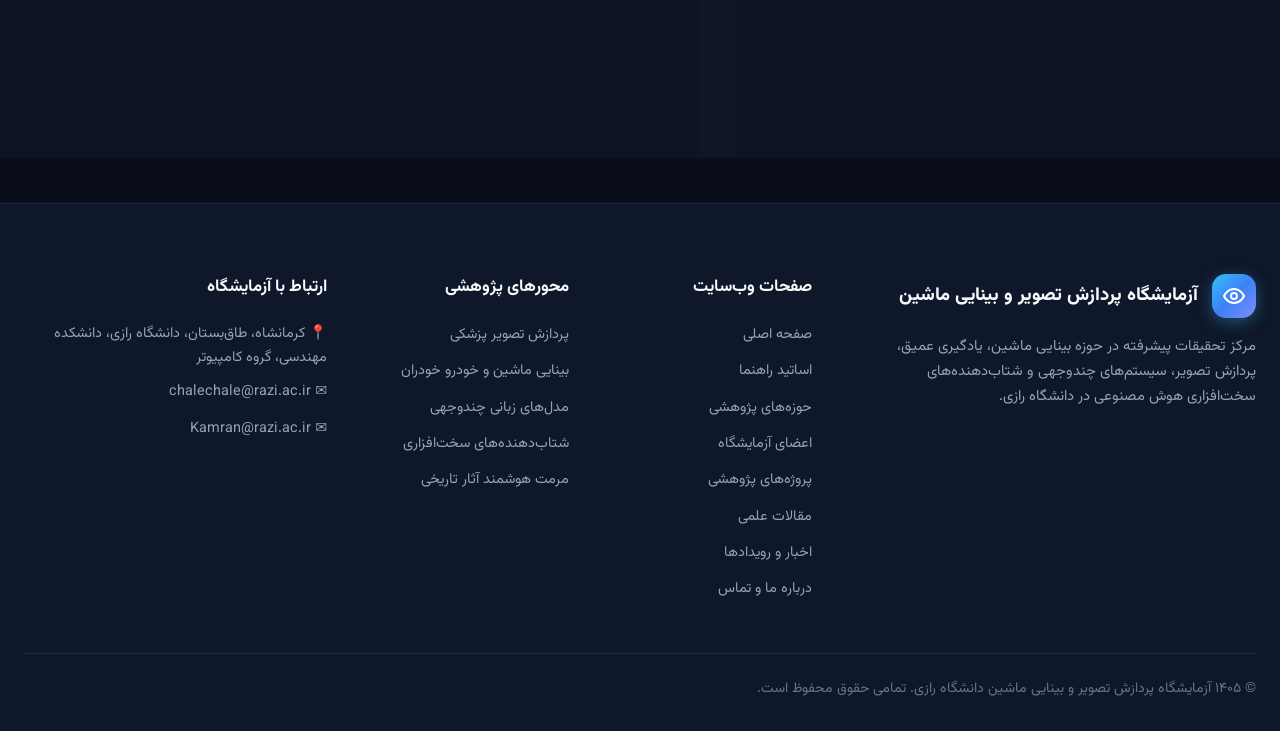
<file: contact.html>
<!DOCTYPE html>
<html lang="fa" dir="rtl" data-theme="dark">
<head>
    <meta charset="UTF-8">
    <meta name="viewport" content="width=device-width, initial-scale=1.0">
    <title>درباره ما، پذیرش و تماس | آزمایشگاه پردازش تصویر و بینایی ماشین</title>
    
    <!-- Google Fonts -->
    <link rel="preconnect" href="https://fonts.googleapis.com">
    <link rel="preconnect" href="https://fonts.gstatic.com" crossorigin>
    <link href="https://fonts.googleapis.com/css2?family=Plus+Jakarta+Sans:wght@300;400;500;600;700;800&family=Vazirmatn:wght@300;400;500;600;700;800;900&family=Fira+Code:wght@400;500;600&display=swap" rel="stylesheet">
    
    <link rel="stylesheet" href="research_portal/css/modern-theme.css">
    <style>
        .page-header {
            padding: 130px 0 50px 0;
            background: var(--gradient-hero);
            text-align: center;
            position: relative;
            overflow: hidden;
            border-bottom: 1px solid var(--border-color);
        }
        .facilities-grid {
            display: grid;
            grid-template-columns: repeat(auto-fit, minmax(280px, 1fr));
            gap: 20px;
            margin-top: 24px;
        }
        .facility-box {
            background: var(--bg-card);
            border: 1px solid var(--border-color);
            border-radius: var(--radius-md);
            padding: 24px;
        }
    </style>
</head>
<body>

<!-- High-Tech Sticky Navbar -->
<header class="navbar">
    <div class="container navbar-container">
        <a href="index.html" class="nav-brand">
            <div class="nav-logo-icon">
                <svg viewBox="0 0 24 24" fill="none" stroke="currentColor" stroke-width="2">
                    <path d="M2 12s3-7 10-7 10 7 10 7-3 7-10 7-10-7-10-7Z"/>
                    <circle cx="12" cy="12" r="3"/>
                </svg>
            </div>
            <div class="nav-brand-text">
                <span class="nav-brand-title" id="t-nav-brand">آزمایشگاه پردازش تصویر و بینایی ماشین</span>
                <span class="nav-brand-sub" id="t-nav-sub">دانشکده فنی و مهندسی - دانشگاه رازی</span>
            </div>
        </a>

        <nav>
            <ul class="nav-menu">
                <li class="nav-item"><a href="index.html" class="nav-link" id="t-menu-home">صفحه اصلی</a></li>
                <li class="nav-item"><a href="faculty.html" class="nav-link" id="t-menu-faculty">اساتید راهنما</a></li>
                <li class="nav-item"><a href="research.html" class="nav-link" id="t-menu-research">حوزه‌های پژوهشی</a></li>
                <li class="nav-item"><a href="team.html" class="nav-link" id="t-menu-team">اعضای آزمایشگاه</a></li>
                <li class="nav-item"><a href="projects.html" class="nav-link" id="t-menu-projects">پروژه‌ها</a></li>
                <li class="nav-item"><a href="publications.html" class="nav-link" id="t-menu-pubs">مقالات علمی</a></li>
                <li class="nav-item"><a href="news.html" class="nav-link" id="t-menu-news">اخبار و رویدادها</a></li>
                <li class="nav-item"><a href="contact.html" class="nav-link active" id="t-menu-contact">درباره ما و تماس</a></li>
            </ul>
        </nav>

        <div class="nav-actions">
            <button type="button" class="lang-toggle" id="btn-toggle-language" title="English / فارسی">
                🌐 English
            </button>
            <button type="button" class="theme-toggle" id="btn-toggle-theme" title="تغییر تم">
                ☀️
            </button>
            <button type="button" class="btn btn-primary btn-sm" id="btn-open-admin" onclick="openAdminModal()">
                <svg width="14" height="14" viewBox="0 0 24 24" fill="none" stroke="currentColor" stroke-width="2"><path d="M19 21v-2a4 4 0 0 0-4-4H9a4 4 0 0 0-4 4v2"/><circle cx="12" cy="7" r="4"/></svg>
                <span id="t-nav-admin">پنل مدیریت</span>
            </button>
            <button class="mobile-toggle" aria-label="Menu">☰</button>
        </div>
    </div>
</header>

<!-- Page Header -->
<div class="page-header">
    <canvas class="page-canvas" id="canvas-contact"></canvas>
    <div class="container">
        <span class="section-badge">About & Admissions</span>
        <h1 class="hero-title" style="font-size: 2.3rem; margin-bottom: 12px;">درباره ما، امکانات و پذیرش دانشجو</h1>
        <p class="hero-desc" style="max-width: 750px; margin: 0 auto;">
            آشنایی با آزمایشگاه، سرورهای محاسباتی هوش مصنوعی، شرایط پذیرش پژوهشگران و راه‌های ارتباطی
        </p>
    </div>
</div>

<!-- Facilities & About Section -->
<section class="section">
    <div class="container">
        
        <div class="glass-card" style="padding: 40px; margin-bottom: 40px;">
            <h2 style="font-size: 1.6rem; color: var(--text-primary); margin-bottom: 14px;">🏢 درباره آزمایشگاه پردازش تصویر و بینایی ماشین</h2>
            <p style="color: var(--text-secondary); font-size: 1rem; line-height: 1.8; margin-bottom: 24px;">
                آزمایشگاه پژوهشی پردازش تصویر و بینایی ماشین (CVIP Lab) در گروه مهندسی کامپیوتر و فناوری اطلاعات دانشکده فنی و مهندسی دانشگاه رازی واقع شده است. این آزمایشگاه با هدف ارتقای مرزهای دانش در حوزه‌های هوش مصنوعی، بینایی رایانه، پردازش سیگنال‌های تصویری و زیستی، شتاب‌دهنده‌های سخت‌افزاری و سیستم‌های چندوجهی فعالیت می‌کند و تاکنون ده‌ها دانش‌آموخته برجسته دکتری و کارشناسی ارشد به جامعه علمی و صنعتی کشور تقدیم نموده است.
            </p>

            <h3 style="font-size: 1.3rem; color: var(--accent-cyan); margin-bottom: 14px;">🖥️ تجهیزات و زیرساخت‌های محاسباتی</h3>
            <div class="facilities-grid">
                <div class="facility-box">
                    <div style="font-size: 2rem; margin-bottom: 8px;">⚡</div>
                    <strong style="color: var(--text-primary); display: block; margin-bottom: 6px;">سرورهای پردازش عمیق GPU</strong>
                    <p style="color: var(--text-muted); font-size: 0.88rem; line-height: 1.5;">مجهز به کارت‌های گرافیک انویدیا RTX جهت آموزش شبکه‌های عصبی عمیق، ترانسفورمرهای بینایی و مدل‌های زبانی چندوجهی.</p>
                </div>

                <div class="facility-box">
                    <div style="font-size: 2rem; margin-bottom: 8px;">🔬</div>
                    <strong style="color: var(--text-primary); display: block; margin-bottom: 6px;">تجهیزات هوش مصنوعی لبه (Edge AI)</strong>
                    <p style="color: var(--text-muted); font-size: 0.88rem; line-height: 1.5;">بردهای Nvidia Jetson، کیت‌های رزبری‌پای، دوربین‌های مادون‌قرمز و ماژول‌های پردازش بی‌درنگ جهت سیستم‌های خودروهای هوشمند.</p>
                </div>

                <div class="facility-box">
                    <div style="font-size: 2rem; margin-bottom: 8px;">💻</div>
                    <strong style="color: var(--text-primary); display: block; margin-bottom: 6px;">کیت‌های توسعه FPGA و VLSI</strong>
                    <p style="color: var(--text-muted); font-size: 0.88rem; line-height: 1.5;">بردهای سنتز FPGA زایلینکس، ابزارهای Vivado و محیط‌های تست مدارهای محاسباتی تقریبی و شتاب‌دهنده‌های سخت‌افزاری.</p>
                </div>
            </div>
        </div>

        <!-- Contact & Application Form Section -->
        <div class="contact-wrap">
            <div class="glass-card contact-info-card">
                <h3 style="font-size: 1.35rem; color: var(--text-primary); margin-bottom: 8px;">اطلاعات تماس و موقعیت مکانی</h3>
                <p style="color: var(--text-secondary); font-size: 0.92rem; line-height: 1.6;">
                    دانشجویان و پژوهشگران گرامی می‌توانند در ساعات اداری جهت مشاوره یا بازدید به محل آزمایشگاه مراجعه نمایند.
                </p>

                <div class="contact-item">
                    <div class="contact-icon">📍</div>
                    <div>
                        <div class="contact-label">نشانی آزمایشگاه</div>
                        <div class="contact-val">کرمانشاه، تقاطع باغ ابریشم، طاق‌بستان، دانشگاه رازی، دانشکده فنی و مهندسی، طبقه سوم، آزمایشگاه پردازش تصویر</div>
                    </div>
                </div>

                <div class="contact-item">
                    <div class="contact-icon">✉️</div>
                    <div>
                        <div class="contact-label">پست الکترونیکی اساتید راهنما</div>
                        <div class="contact-val">chalechale@razi.ac.ir / Kamran@razi.ac.ir</div>
                    </div>
                </div>

                <div class="contact-item">
                    <div class="contact-icon">🕒</div>
                    <div>
                        <div class="contact-label">ساعات حضور در آزمایشگاه</div>
                        <div class="contact-val">شنبه تا چهارشنبه: ۸:۰۰ صبح الی ۱۶:۰۰ بعدازظهر</div>
                    </div>
                </div>
            </div>

            <!-- Form -->
            <div class="glass-card contact-form">
                <h3 style="font-size: 1.35rem; color: var(--text-primary); margin-bottom: 16px;">ارسال درخواست پذیرش و همکاری پژوهشی</h3>
                <form onsubmit="event.preventDefault(); alert('درخواست همکاری شما با موفقیت ثبت شد!'); this.reset();">
                    <div class="form-group">
                        <label class="form-label">نام و نام خانوادگی *</label>
                        <input type="text" class="form-control" placeholder="نام و نام خانوادگی خود را وارد کنید" required>
                    </div>

                    <div class="form-group">
                        <label class="form-label">آدرس ایمیل معتبر *</label>
                        <input type="email" class="form-control" placeholder="name@example.com" required>
                    </div>

                    <div class="form-group">
                        <label class="form-label">موضوع درخواست</label>
                        <select class="form-control">
                            <option>درخواست پایان‌نامه کارشناسی ارشد</option>
                            <option>پذیرش و رساله دکتری تخصصی</option>
                            <option>دستیار پژوهشی (Research Assistant)</option>
                            <option>پروژه‌های همکاری با صنعت</option>
                            <option>ارتباط عمومی و بازدید</option>
                        </select>
                    </div>

                    <div class="form-group">
                        <label class="form-label">متن پیام، مهارت‌ها و سوابق تحصیلی</label>
                        <textarea class="form-control" rows="4" placeholder="معدل، دانشگاه مقطع قبلی، مهارت‌های پایتون/PyTorch و زمینه‌های مورد علاقه..." required></textarea>
                    </div>

                    <button type="submit" class="btn btn-primary" style="width: 100%;">
                        🚀 ارسال درخواست به آزمایشگاه
                    </button>
                </form>
            </div>
        </div>

    </div>
</section>

<!-- Footer -->
<footer class="footer">
    <div class="container">
        <div class="footer-grid">
            <div>
                <div class="nav-brand">
                    <div class="nav-logo-icon">
                        <svg viewBox="0 0 24 24" fill="none" stroke="currentColor" stroke-width="2">
                            <path d="M2 12s3-7 10-7 10 7 10 7-3 7-10 7-10-7-10-7Z"/>
                            <circle cx="12" cy="12" r="3"/>
                        </svg>
                    </div>
                    <span class="nav-brand-title">آزمایشگاه پردازش تصویر و بینایی ماشین</span>
                </div>
                <p class="footer-brand-desc">
                    مرکز تحقیقات پیشرفته در حوزه بینایی ماشین، یادگیری عمیق، پردازش تصویر، سیستم‌های چندوجهی و شتاب‌دهنده‌های سخت‌افزاری هوش مصنوعی در دانشگاه رازی.
                </p>
            </div>

            <div>
                <h4 class="footer-heading">صفحات وب‌سایت</h4>
                <ul class="footer-links">
                    <li><a href="index.html">صفحه اصلی</a></li>
                    <li><a href="faculty.html">اساتید راهنما</a></li>
                    <li><a href="research.html">حوزه‌های پژوهشی</a></li>
                    <li><a href="team.html">اعضای آزمایشگاه</a></li>
                    <li><a href="projects.html">پروژه‌های پژوهشی</a></li>
                    <li><a href="publications.html">مقالات علمی</a></li>
                    <li><a href="news.html">اخبار و رویدادها</a></li>
                    <li><a href="contact.html">درباره ما و تماس</a></li>
                </ul>
            </div>

            <div>
                <h4 class="footer-heading">محورهای پژوهشی</h4>
                <ul class="footer-links">
                    <li><a href="research.html">پردازش تصویر پزشکی</a></li>
                    <li><a href="research.html">بینایی ماشین و خودرو خودران</a></li>
                    <li><a href="research.html">مدل‌های زبانی چندوجهی</a></li>
                    <li><a href="research.html">شتاب‌دهنده‌های سخت‌افزاری</a></li>
                    <li><a href="research.html">مرمت هوشمند آثار تاریخی</a></li>
                </ul>
            </div>

            <div>
                <h4 class="footer-heading">ارتباط با آزمایشگاه</h4>
                <ul class="footer-links">
                    <li style="color: var(--text-secondary); font-size: 0.9rem;">📍 کرمانشاه، طاق‌بستان، دانشگاه رازی، دانشکده مهندسی، گروه کامپیوتر</li>
                    <li><a href="mailto:chalechale@razi.ac.ir">✉️ chalechale@razi.ac.ir</a></li>
                    <li><a href="mailto:Kamran@razi.ac.ir">✉️ Kamran@razi.ac.ir</a></li>
                </ul>
            </div>
        </div>

        <div class="footer-bottom">
            <div>
                © ۱۴۰۵ آزمایشگاه پردازش تصویر و بینایی ماشین دانشگاه رازی. تمامی حقوق محفوظ است.
            </div>
        </div>
    </div>
</footer>

<!-- Interactive Admin Control Center Modal -->
<div class="modal-overlay" id="admin-modal">
    <div class="modal-card" style="max-width: 780px; width: 94%;">
        <button class="modal-close" type="button" onclick="document.getElementById('admin-modal').classList.remove('active')">✕</button>
        
        <div id="admin-login-view">
            <div style="text-align: center; margin-bottom: 24px;">
                <div style="font-size: 2.6rem; margin-bottom: 8px;">🔐</div>
                <h2 style="font-size: 1.6rem; color: var(--text-primary); margin-bottom: 6px;">ورود به پنل مدیریت آزمایشگاه</h2>
                <p style="color: var(--text-muted); font-size: 0.9rem;">نام کاربری: <code>admin</code> | رمز عبور: <code>admin123</code></p>
            </div>

            <div id="admin-login-err" style="display: none; background: rgba(239, 68, 68, 0.15); border: 1px solid rgba(239, 68, 68, 0.3); color: #f87171; padding: 12px; border-radius: 8px; margin-bottom: 16px; text-align: center; font-size: 0.9rem;">
                نام کاربری یا رمز عبور اشتباه است!
            </div>

            <form id="admin-login-form" onsubmit="handleAdminLogin(event)">
                <div class="form-group" style="margin-bottom: 16px;">
                    <label class="form-label" style="display: block; margin-bottom: 6px; font-weight: 600;">نام کاربری (Username)</label>
                    <input type="text" id="adm-user" class="form-control" style="width: 100%; padding: 12px; background: var(--bg-primary); border: 1px solid var(--border-color); border-radius: 8px; color: #fff;" value="admin" required>
                </div>
                <div class="form-group" style="margin-bottom: 20px;">
                    <label class="form-label" style="display: block; margin-bottom: 6px; font-weight: 600;">رمز عبور (Password)</label>
                    <input type="password" id="adm-pass" class="form-control" style="width: 100%; padding: 12px; background: var(--bg-primary); border: 1px solid var(--border-color); border-radius: 8px; color: #fff;" value="admin123" required>
                </div>
                <button type="submit" class="btn btn-primary" style="width: 100%; padding: 12px; font-weight: 700;">
                    ورود به سیستم (Sign In)
                </button>
            </form>
        </div>

        <div id="admin-dash-view" style="display: none;">
            <div style="display: flex; justify-content: space-between; align-items: center; border-bottom: 1px solid var(--border-color); padding-bottom: 16px; margin-bottom: 20px;">
                <div>
                    <h2 style="font-size: 1.4rem; color: var(--text-primary);">📊 پیشخوان مدیریت پرتال (Admin CMS)</h2>
                    <p style="font-size: 0.85rem; color: var(--text-muted);">خوش آمدید، مدیر سیستم | دسترسی به مدیریت اساتید، دانشجویان و مقالات</p>
                </div>
                <button type="button" class="btn btn-outline btn-sm" onclick="handleAdminLogout()">🚪 خروج</button>
            </div>

            <div style="display: grid; grid-template-columns: repeat(auto-fit, minmax(130px, 1fr)); gap: 12px; margin-bottom: 20px;">
                <div style="background: var(--bg-primary); border: 1px solid var(--border-color); padding: 14px; border-radius: 8px; text-align: center;">
                    <div style="font-size: 1.6rem; font-weight: 800; color: var(--accent-cyan);">35</div>
                    <div style="font-size: 0.78rem; color: var(--text-muted);">کل پژوهشگران</div>
                </div>
                <div style="background: var(--bg-primary); border: 1px solid var(--border-color); padding: 14px; border-radius: 8px; text-align: center;">
                    <div style="font-size: 1.6rem; font-weight: 800; color: var(--accent-purple);">9</div>
                    <div style="font-size: 0.78rem; color: var(--text-muted);">دانشجوی دکتری</div>
                </div>
                <div style="background: var(--bg-primary); border: 1px solid var(--border-color); padding: 14px; border-radius: 8px; text-align: center;">
                    <div style="font-size: 1.6rem; font-weight: 800; color: var(--accent-blue);">22</div>
                    <div style="font-size: 0.78rem; color: var(--text-muted);">دانشجوی ارشد</div>
                </div>
                <div style="background: var(--bg-primary); border: 1px solid var(--border-color); padding: 14px; border-radius: 8px; text-align: center;">
                    <div style="font-size: 1.6rem; font-weight: 800; color: var(--accent-emerald);">4</div>
                    <div style="font-size: 0.78rem; color: var(--text-muted);">فارغ‌التحصیل</div>
                </div>
            </div>

            <div style="margin-bottom: 16px; display: flex; gap: 8px; flex-wrap: wrap;">
                <button type="button" class="btn btn-primary btn-sm" onclick="alert('فرم افزودن دانشجو در نسخه پایگاه‌داده فعال است.')">➕ افزودن دانشجو</button>
                <button type="button" class="btn btn-secondary btn-sm" onclick="alert('فرم افزودن مقاله در نسخه پایگاه‌داده فعال است.')">📚 ثبت مقاله جدید</button>
                <a href="team.html" class="btn btn-outline btn-sm">👥 مدیریت اعضا</a>
            </div>

            <div style="max-height: 240px; overflow-y: auto; border: 1px solid var(--border-color); border-radius: 8px;">
                <table style="width: 100%; border-collapse: collapse; font-size: 0.85rem; text-align: right;">
                    <thead>
                        <tr style="background: var(--bg-primary); border-bottom: 1px solid var(--border-color);">
                            <th style="padding: 10px;">نام پژوهشگر</th>
                            <th style="padding: 10px;">مقطع</th>
                            <th style="padding: 10px;">استاد راهنما</th>
                        </tr>
                    </thead>
                    <tbody>
                        <tr style="border-bottom: 1px solid var(--border-color);"><td style="padding: 10px; font-weight: 600;">فائزه صفری</td><td style="padding: 10px;">PhD</td><td style="padding: 10px; color: var(--accent-cyan);">دکتر عبدالله چاله چاله</td></tr>
                        <tr style="border-bottom: 1px solid var(--border-color);"><td style="padding: 10px; font-weight: 600;">عارف عارف‌نیا</td><td style="padding: 10px;">PhD</td><td style="padding: 10px; color: var(--accent-cyan);">دکتر عبدالله چاله چاله</td></tr>
                        <tr style="border-bottom: 1px solid var(--border-color);"><td style="padding: 10px; font-weight: 600;">طاهره کرمی</td><td style="padding: 10px;">PhD</td><td style="padding: 10px; color: var(--accent-cyan);">دکتر عبدالله چاله چاله</td></tr>
                        <tr style="border-bottom: 1px solid var(--border-color);"><td style="padding: 10px; font-weight: 600;">سمانه خسروی</td><td style="padding: 10px;">PhD</td><td style="padding: 10px; color: var(--accent-cyan);">دکتر آرزو کامران</td></tr>
                        <tr style="border-bottom: 1px solid var(--border-color);"><td style="padding: 10px; font-weight: 600;">فاطمه خلوندی</td><td style="padding: 10px;">MSc</td><td style="padding: 10px; color: var(--accent-cyan);">دکتر عبدالله چاله چاله</td></tr>
                        <tr style="border-bottom: 1px solid var(--border-color);"><td style="padding: 10px; font-weight: 600;">طیبه کریمی</td><td style="padding: 10px;">Alumni</td><td style="padding: 10px; color: var(--accent-cyan);">دکتر آرزو کامران</td></tr>
                    </tbody>
                </table>
            </div>
        </div>
    </div>
</div>

<script>
function openAdminModal() {
    const modal = document.getElementById('admin-modal');
    if (modal) modal.classList.add('active');
}
function handleAdminLogin(e) {
    if (e) e.preventDefault();
    const user = document.getElementById('adm-user')?.value.trim();
    const pass = document.getElementById('adm-pass')?.value.trim();
    const err = document.getElementById('admin-login-err');
    if (user === 'admin' && pass === 'admin123') {
        if (err) err.style.display = 'none';
        document.getElementById('admin-login-view').style.display = 'none';
        document.getElementById('admin-dash-view').style.display = 'block';
    } else {
        if (err) err.style.display = 'block';
    }
}
function handleAdminLogout() {
    document.getElementById('admin-dash-view').style.display = 'none';
    document.getElementById('admin-login-view').style.display = 'block';
}
</script>

<script src="research_portal/js/main.js?v=11"></script>
</body>
</html>
</file>
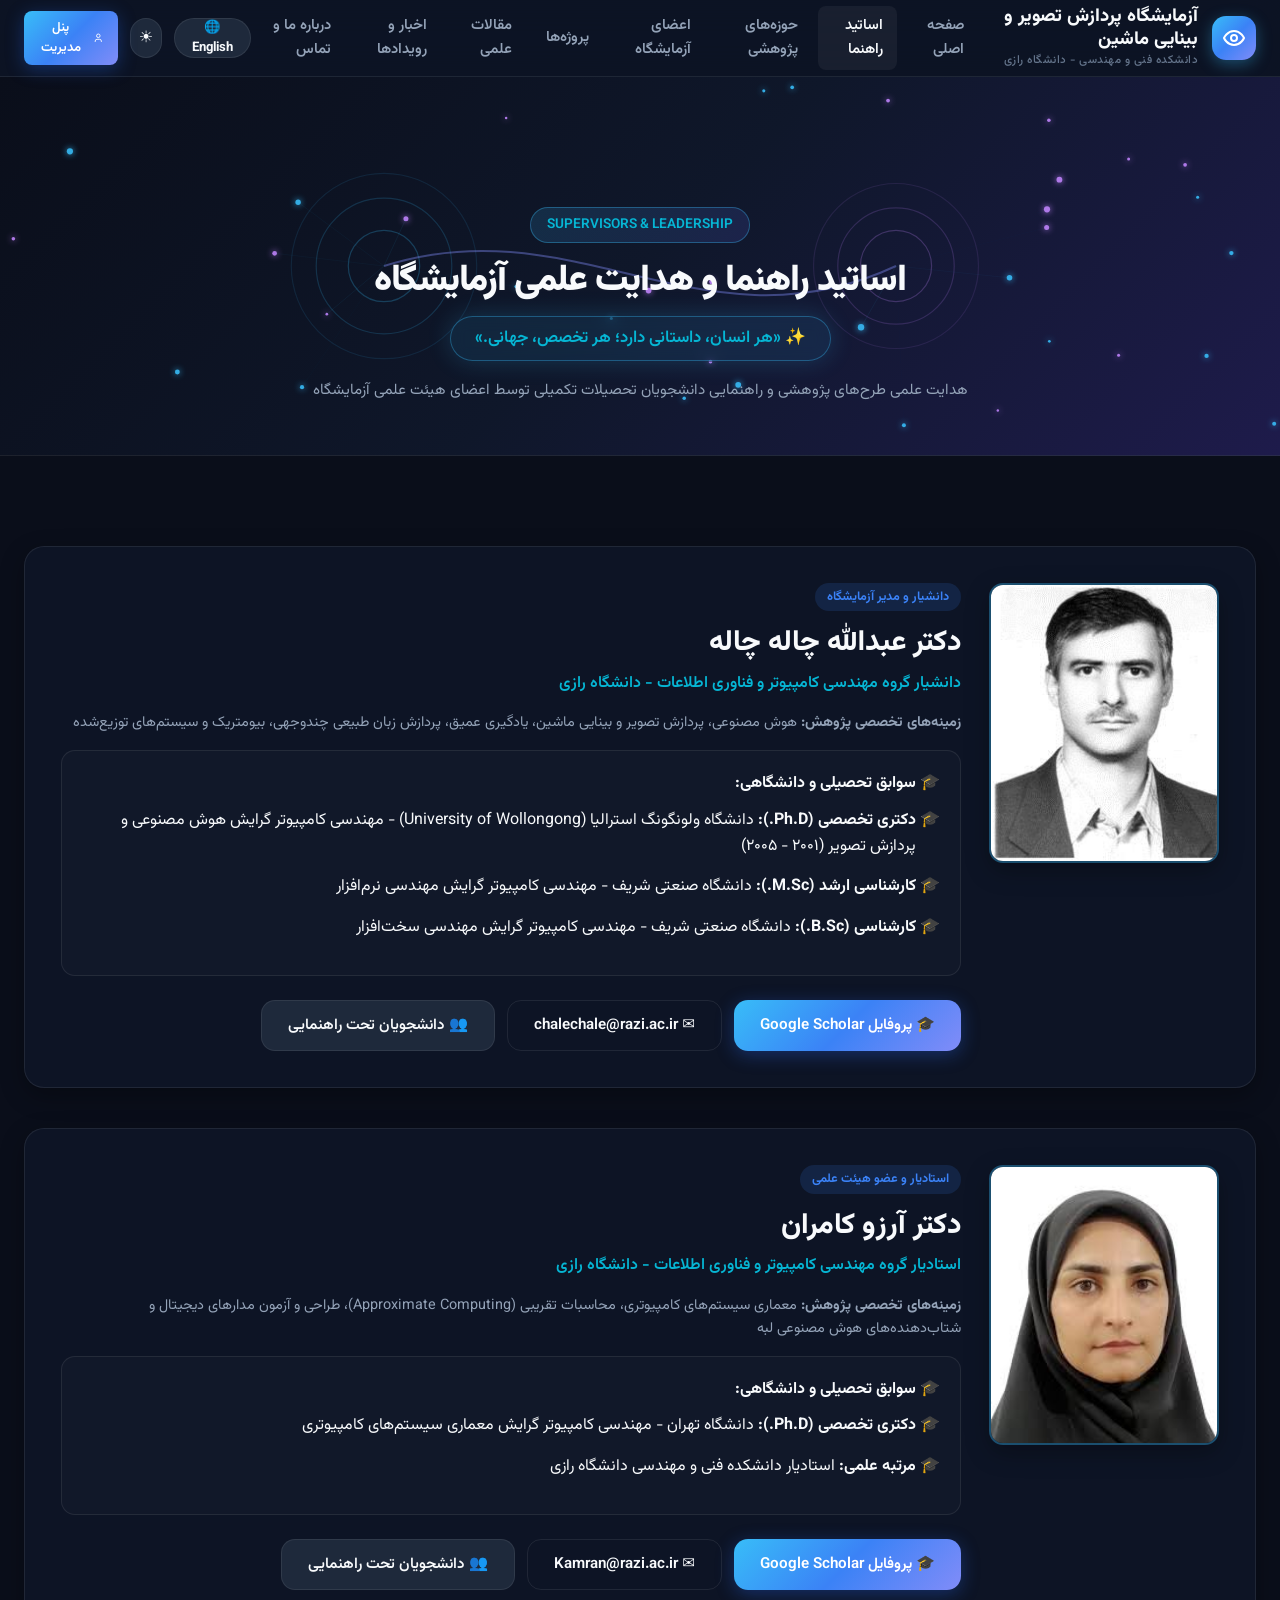
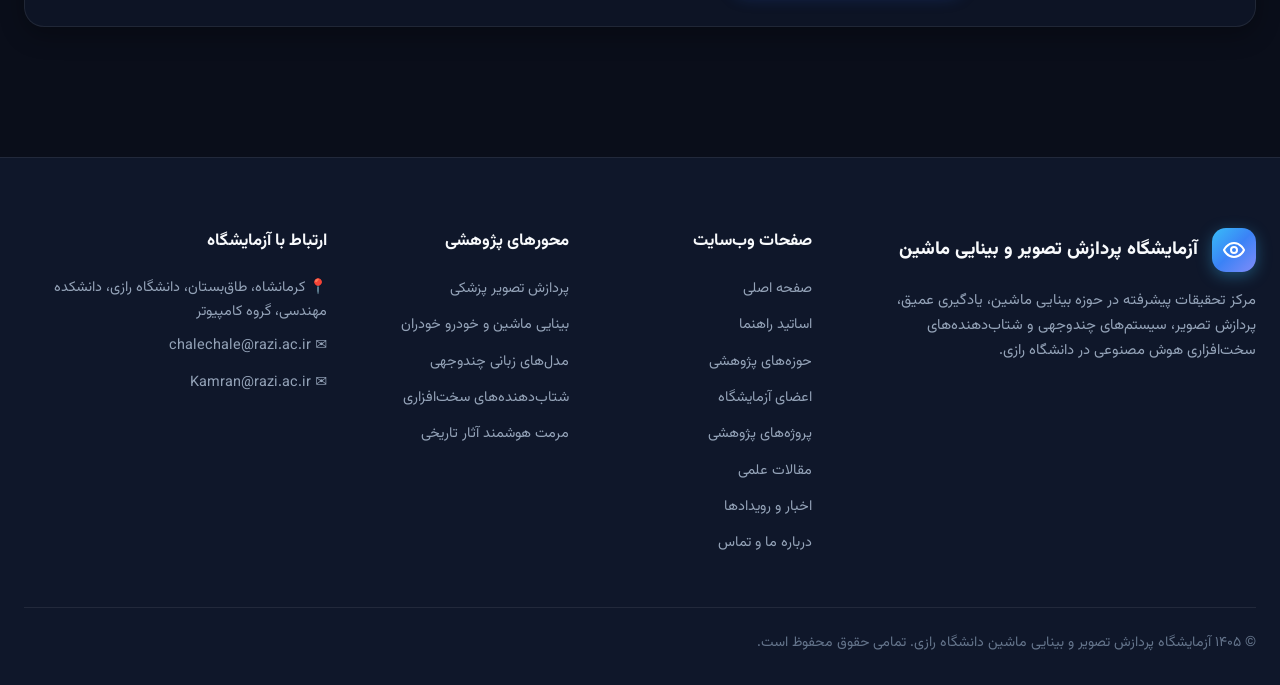
<file: faculty.html>
<!DOCTYPE html>
<html lang="fa" dir="rtl" data-theme="dark">
<head>
    <meta charset="UTF-8">
    <meta name="viewport" content="width=device-width, initial-scale=1.0">
    <title>اساتید راهنما و هدایت علمی | آزمایشگاه پردازش تصویر و بینایی ماشین</title>
    
    <!-- Google Fonts -->
    <link rel="preconnect" href="https://fonts.googleapis.com">
    <link rel="preconnect" href="https://fonts.gstatic.com" crossorigin>
    <link href="https://fonts.googleapis.com/css2?family=Plus+Jakarta+Sans:wght@300;400;500;600;700;800&family=Vazirmatn:wght@300;400;500;600;700;800;900&family=Fira+Code:wght@400;500;600&display=swap" rel="stylesheet">
    
    <link rel="stylesheet" href="research_portal/css/modern-theme.css">
    <style>
        .page-header {
            padding: 130px 0 50px 0;
            background: var(--gradient-hero);
            text-align: center;
            position: relative;
            overflow: hidden;
            border-bottom: 1px solid var(--border-color);
        }
        .prof-detail-card {
            margin-bottom: 40px;
            padding: 36px;
        }
        .timeline-box {
            background: rgba(255, 255, 255, 0.02);
            border: 1px solid var(--border-color);
            border-radius: var(--radius-md);
            padding: 20px;
            margin-top: 16px;
        }
        .timeline-item {
            position: relative;
            padding-right: 24px;
            margin-bottom: 14px;
        }
        [dir="ltr"] .timeline-item {
            padding-right: 0;
            padding-left: 24px;
        }
        .timeline-item::before {
            content: "🎓";
            position: absolute;
            right: 0;
            top: 0;
        }
        [dir="ltr"] .timeline-item::before {
            right: auto;
            left: 0;
        }
    </style>
</head>
<body>

<!-- High-Tech Sticky Navbar -->
<header class="navbar">
    <div class="container navbar-container">
        <a href="index.html" class="nav-brand">
            <div class="nav-logo-icon">
                <svg viewBox="0 0 24 24" fill="none" stroke="currentColor" stroke-width="2">
                    <path d="M2 12s3-7 10-7 10 7 10 7-3 7-10 7-10-7-10-7Z"/>
                    <circle cx="12" cy="12" r="3"/>
                </svg>
            </div>
            <div class="nav-brand-text">
                <span class="nav-brand-title" id="t-nav-brand">آزمایشگاه پردازش تصویر و بینایی ماشین</span>
                <span class="nav-brand-sub" id="t-nav-sub">دانشکده فنی و مهندسی - دانشگاه رازی</span>
            </div>
        </a>

        <nav>
            <ul class="nav-menu">
                <li class="nav-item"><a href="index.html" class="nav-link" id="t-menu-home">صفحه اصلی</a></li>
                <li class="nav-item"><a href="faculty.html" class="nav-link active" id="t-menu-faculty">اساتید راهنما</a></li>
                <li class="nav-item"><a href="research.html" class="nav-link" id="t-menu-research">حوزه‌های پژوهشی</a></li>
                <li class="nav-item"><a href="team.html" class="nav-link" id="t-menu-team">اعضای آزمایشگاه</a></li>
                <li class="nav-item"><a href="projects.html" class="nav-link" id="t-menu-projects">پروژه‌ها</a></li>
                <li class="nav-item"><a href="publications.html" class="nav-link" id="t-menu-pubs">مقالات علمی</a></li>
                <li class="nav-item"><a href="news.html" class="nav-link" id="t-menu-news">اخبار و رویدادها</a></li>
                <li class="nav-item"><a href="contact.html" class="nav-link" id="t-menu-contact">درباره ما و تماس</a></li>
            </ul>
        </nav>

        <div class="nav-actions">
            <button type="button" class="lang-toggle" id="btn-toggle-language" title="English / فارسی">
                🌐 English
            </button>
            <button type="button" class="theme-toggle" id="btn-toggle-theme" title="تغییر تم">
                ☀️
            </button>
            <button type="button" class="btn btn-primary btn-sm" id="btn-open-admin" onclick="openAdminModal()">
                <svg width="14" height="14" viewBox="0 0 24 24" fill="none" stroke="currentColor" stroke-width="2"><path d="M19 21v-2a4 4 0 0 0-4-4H9a4 4 0 0 0-4 4v2"/><circle cx="12" cy="7" r="4"/></svg>
                <span id="t-nav-admin">پنل مدیریت</span>
            </button>
            <button class="mobile-toggle" aria-label="Menu">☰</button>
        </div>
    </div>
</header>

<!-- Page Header -->
<div class="page-header">
    <canvas class="page-canvas" id="canvas-faculty"></canvas>
    <div class="container">
        <span class="section-badge">Supervisors & Leadership</span>
        <h1 class="hero-title" style="font-size: 2.3rem; margin-bottom: 8px;">اساتید راهنما و هدایت علمی آزمایشگاه</h1>
        <div style="margin: 12px 0 16px 0;">
            <span style="display: inline-block; background: rgba(56, 189, 248, 0.1); border: 1px solid rgba(56, 189, 248, 0.35); border-radius: var(--radius-full); padding: 8px 24px; font-size: 1.05rem; color: var(--accent-cyan); font-weight: 600; box-shadow: var(--shadow-glow); backdrop-filter: blur(8px);">
                ✨ «هر انسان، داستانی دارد؛ هر تخصص، جهانی.»
            </span>
        </div>
        <p class="hero-desc" style="max-width: 750px; margin: 0 auto; color: var(--text-secondary); font-size: 0.95rem;">
            هدایت علمی طرح‌های پژوهشی و راهنمایی دانشجویان تحصیلات تکمیلی توسط اعضای هیئت علمی آزمایشگاه
        </p>
    </div>
</div>

<!-- Main Faculty Section -->
<section class="section">
    <div class="container">
        
        <!-- Professor 1: Dr. Abdolah Chalechale -->
        <div class="glass-card prof-detail-card">
            <div class="prof-featured-card" style="border: none; background: transparent; padding: 0;">
                <div class="prof-img-wrap" style="width: 230px; height: 280px;">
                    <img src="research_portal/uploads/1773629261.jpg" alt="Dr. Abdolah Chalechale">
                </div>
                <div class="prof-info">
                    <span class="prof-badge" id="t-p1-badge">دانشیار و مدیر آزمایشگاه</span>
                    <h2 class="prof-name" style="font-size: 1.8rem; margin-bottom: 4px;" id="t-p1-name">دکتر عبدالله چاله چاله</h2>
                    <p class="prof-title" style="font-size: 1rem; color: var(--accent-cyan);" id="t-p1-title">دانشیار گروه مهندسی کامپیوتر و فناوری اطلاعات - دانشگاه رازی</p>
                    
                    <p class="prof-field" style="margin: 14px 0;">
                        <strong id="t-lbl-fields">زمینه‌های تخصصی پژوهش: </strong>
                        <span id="t-p1-fields">هوش مصنوعی، پردازش تصویر و بینایی ماشین، یادگیری عمیق، پردازش زبان طبیعی چندوجهی، بیومتریک و سیستم‌های توزیع‌شده</span>
                    </p>

                    <!-- Education Timeline -->
                    <div class="timeline-box">
                        <strong style="color: var(--text-primary); display: block; margin-bottom: 10px;" id="t-lbl-edu">🎓 سوابق تحصیلی و دانشگاهی:</strong>
                        <div class="timeline-item">
                            <strong>دکتری تخصصی (Ph.D.):</strong> دانشگاه ولونگونگ استرالیا (University of Wollongong) - مهندسی کامپیوتر گرایش هوش مصنوعی و پردازش تصویر (۲۰۰۱ - ۲۰۰۵)
                        </div>
                        <div class="timeline-item">
                            <strong>کارشناسی ارشد (M.Sc.):</strong> دانشگاه صنعتی شریف - مهندسی کامپیوتر گرایش مهندسی نرم‌افزار
                        </div>
                        <div class="timeline-item">
                            <strong>کارشناسی (B.Sc.):</strong> دانشگاه صنعتی شریف - مهندسی کامپیوتر گرایش مهندسی سخت‌افزار
                        </div>
                    </div>

                    <div class="prof-links" style="margin-top: 24px;">
                        <a href="https://scholar.google.com/citations?user=ARw4FiUAAAAJ&hl=en" target="_blank" class="btn btn-primary">
                            🎓 پروفایل Google Scholar
                        </a>
                        <a href="mailto:chalechale@razi.ac.ir" class="btn btn-outline">
                            ✉️ chalechale@razi.ac.ir
                        </a>
                        <a href="team.html" class="btn btn-secondary">
                            👥 دانشجویان تحت راهنمایی
                        </a>
                    </div>
                </div>
            </div>
        </div>

        <!-- Professor 2: Dr. Arezo Kamran -->
        <div class="glass-card prof-detail-card">
            <div class="prof-featured-card" style="border: none; background: transparent; padding: 0;">
                <div class="prof-img-wrap" style="width: 230px; height: 280px;">
                    <img src="research_portal/uploads/1773630810.jpg" alt="Dr. Arezo Kamran">
                </div>
                <div class="prof-info">
                    <span class="prof-badge" id="t-p2-badge">استادیار و عضو هیئت علمی</span>
                    <h2 class="prof-name" style="font-size: 1.8rem; margin-bottom: 4px;" id="t-p2-name">دکتر آرزو کامران</h2>
                    <p class="prof-title" style="font-size: 1rem; color: var(--accent-cyan);" id="t-p2-title">استادیار گروه مهندسی کامپیوتر و فناوری اطلاعات - دانشگاه رازی</p>
                    
                    <p class="prof-field" style="margin: 14px 0;">
                        <strong>زمینه‌های تخصصی پژوهش: </strong>
                        <span id="t-p2-fields">معماری سیستم‌های کامپیوتری، محاسبات تقریبی (Approximate Computing)، طراحی و آزمون مدارهای دیجیتال و شتاب‌دهنده‌های هوش مصنوعی لبه</span>
                    </p>

                    <!-- Education Timeline -->
                    <div class="timeline-box">
                        <strong style="color: var(--text-primary); display: block; margin-bottom: 10px;">🎓 سوابق تحصیلی و دانشگاهی:</strong>
                        <div class="timeline-item">
                            <strong>دکتری تخصصی (Ph.D.):</strong> دانشگاه تهران - مهندسی کامپیوتر گرایش معماری سیستم‌های کامپیوتری
                        </div>
                        <div class="timeline-item">
                            <strong>مرتبه علمی:</strong> استادیار دانشکده فنی و مهندسی دانشگاه رازی
                        </div>
                    </div>

                    <div class="prof-links" style="margin-top: 24px;">
                        <a href="https://scholar.google.com/citations?user=M_s3_SQAAAAJ&hl=en" target="_blank" class="btn btn-primary">
                            🎓 پروفایل Google Scholar
                        </a>
                        <a href="mailto:Kamran@razi.ac.ir" class="btn btn-outline">
                            ✉️ Kamran@razi.ac.ir
                        </a>
                        <a href="team.html" class="btn btn-secondary">
                            👥 دانشجویان تحت راهنمایی
                        </a>
                    </div>
                </div>
            </div>
        </div>

    </div>
</section>

<!-- Footer -->
<footer class="footer">
    <div class="container">
        <div class="footer-grid">
            <div>
                <div class="nav-brand">
                    <div class="nav-logo-icon">
                        <svg viewBox="0 0 24 24" fill="none" stroke="currentColor" stroke-width="2">
                            <path d="M2 12s3-7 10-7 10 7 10 7-3 7-10 7-10-7-10-7Z"/>
                            <circle cx="12" cy="12" r="3"/>
                        </svg>
                    </div>
                    <span class="nav-brand-title">آزمایشگاه پردازش تصویر و بینایی ماشین</span>
                </div>
                <p class="footer-brand-desc">
                    مرکز تحقیقات پیشرفته در حوزه بینایی ماشین، یادگیری عمیق، پردازش تصویر، سیستم‌های چندوجهی و شتاب‌دهنده‌های سخت‌افزاری هوش مصنوعی در دانشگاه رازی.
                </p>
            </div>

            <div>
                <h4 class="footer-heading">صفحات وب‌سایت</h4>
                <ul class="footer-links">
                    <li><a href="index.html">صفحه اصلی</a></li>
                    <li><a href="faculty.html">اساتید راهنما</a></li>
                    <li><a href="research.html">حوزه‌های پژوهشی</a></li>
                    <li><a href="team.html">اعضای آزمایشگاه</a></li>
                    <li><a href="projects.html">پروژه‌های پژوهشی</a></li>
                    <li><a href="publications.html">مقالات علمی</a></li>
                    <li><a href="news.html">اخبار و رویدادها</a></li>
                    <li><a href="contact.html">درباره ما و تماس</a></li>
                </ul>
            </div>

            <div>
                <h4 class="footer-heading">محورهای پژوهشی</h4>
                <ul class="footer-links">
                    <li><a href="research.html">پردازش تصویر پزشکی</a></li>
                    <li><a href="research.html">بینایی ماشین و خودرو خودران</a></li>
                    <li><a href="research.html">مدل‌های زبانی چندوجهی</a></li>
                    <li><a href="research.html">شتاب‌دهنده‌های سخت‌افزاری</a></li>
                    <li><a href="research.html">مرمت هوشمند آثار تاریخی</a></li>
                </ul>
            </div>

            <div>
                <h4 class="footer-heading">ارتباط با آزمایشگاه</h4>
                <ul class="footer-links">
                    <li style="color: var(--text-secondary); font-size: 0.9rem;">📍 کرمانشاه، طاق‌بستان، دانشگاه رازی، دانشکده مهندسی، گروه کامپیوتر</li>
                    <li><a href="mailto:chalechale@razi.ac.ir">✉️ chalechale@razi.ac.ir</a></li>
                    <li><a href="mailto:Kamran@razi.ac.ir">✉️ Kamran@razi.ac.ir</a></li>
                </ul>
            </div>
        </div>

        <div class="footer-bottom">
            <div>
                © ۱۴۰۵ آزمایشگاه پردازش تصویر و بینایی ماشین دانشگاه رازی. تمامی حقوق محفوظ است.
            </div>
        </div>
    </div>
</footer>

<!-- Interactive Admin Control Center Modal -->
<div class="modal-overlay" id="admin-modal">
    <div class="modal-card" style="max-width: 780px; width: 94%;">
        <button class="modal-close" type="button" onclick="document.getElementById('admin-modal').classList.remove('active')">✕</button>
        
        <div id="admin-login-view">
            <div style="text-align: center; margin-bottom: 24px;">
                <div style="font-size: 2.6rem; margin-bottom: 8px;">🔐</div>
                <h2 style="font-size: 1.6rem; color: var(--text-primary); margin-bottom: 6px;">ورود به پنل مدیریت آزمایشگاه</h2>
                <p style="color: var(--text-muted); font-size: 0.9rem;">نام کاربری: <code>admin</code> | رمز عبور: <code>admin123</code></p>
            </div>

            <div id="admin-login-err" style="display: none; background: rgba(239, 68, 68, 0.15); border: 1px solid rgba(239, 68, 68, 0.3); color: #f87171; padding: 12px; border-radius: 8px; margin-bottom: 16px; text-align: center; font-size: 0.9rem;">
                نام کاربری یا رمز عبور اشتباه است!
            </div>

            <form id="admin-login-form" onsubmit="handleAdminLogin(event)">
                <div class="form-group" style="margin-bottom: 16px;">
                    <label class="form-label" style="display: block; margin-bottom: 6px; font-weight: 600;">نام کاربری (Username)</label>
                    <input type="text" id="adm-user" class="form-control" style="width: 100%; padding: 12px; background: var(--bg-primary); border: 1px solid var(--border-color); border-radius: 8px; color: #fff;" value="admin" required>
                </div>
                <div class="form-group" style="margin-bottom: 20px;">
                    <label class="form-label" style="display: block; margin-bottom: 6px; font-weight: 600;">رمز عبور (Password)</label>
                    <input type="password" id="adm-pass" class="form-control" style="width: 100%; padding: 12px; background: var(--bg-primary); border: 1px solid var(--border-color); border-radius: 8px; color: #fff;" value="admin123" required>
                </div>
                <button type="submit" class="btn btn-primary" style="width: 100%; padding: 12px; font-weight: 700;">
                    ورود به سیستم (Sign In)
                </button>
            </form>
        </div>

        <div id="admin-dash-view" style="display: none;">
            <div style="display: flex; justify-content: space-between; align-items: center; border-bottom: 1px solid var(--border-color); padding-bottom: 16px; margin-bottom: 20px;">
                <div>
                    <h2 style="font-size: 1.4rem; color: var(--text-primary);">📊 پیشخوان مدیریت پرتال (Admin CMS)</h2>
                    <p style="font-size: 0.85rem; color: var(--text-muted);">خوش آمدید، مدیر سیستم | دسترسی به مدیریت اساتید، دانشجویان و مقالات</p>
                </div>
                <button type="button" class="btn btn-outline btn-sm" onclick="handleAdminLogout()">🚪 خروج</button>
            </div>

            <div style="display: grid; grid-template-columns: repeat(auto-fit, minmax(130px, 1fr)); gap: 12px; margin-bottom: 20px;">
                <div style="background: var(--bg-primary); border: 1px solid var(--border-color); padding: 14px; border-radius: 8px; text-align: center;">
                    <div style="font-size: 1.6rem; font-weight: 800; color: var(--accent-cyan);">35</div>
                    <div style="font-size: 0.78rem; color: var(--text-muted);">کل پژوهشگران</div>
                </div>
                <div style="background: var(--bg-primary); border: 1px solid var(--border-color); padding: 14px; border-radius: 8px; text-align: center;">
                    <div style="font-size: 1.6rem; font-weight: 800; color: var(--accent-purple);">9</div>
                    <div style="font-size: 0.78rem; color: var(--text-muted);">دانشجوی دکتری</div>
                </div>
                <div style="background: var(--bg-primary); border: 1px solid var(--border-color); padding: 14px; border-radius: 8px; text-align: center;">
                    <div style="font-size: 1.6rem; font-weight: 800; color: var(--accent-blue);">22</div>
                    <div style="font-size: 0.78rem; color: var(--text-muted);">دانشجوی ارشد</div>
                </div>
                <div style="background: var(--bg-primary); border: 1px solid var(--border-color); padding: 14px; border-radius: 8px; text-align: center;">
                    <div style="font-size: 1.6rem; font-weight: 800; color: var(--accent-emerald);">4</div>
                    <div style="font-size: 0.78rem; color: var(--text-muted);">فارغ‌التحصیل</div>
                </div>
            </div>

            <div style="margin-bottom: 16px; display: flex; gap: 8px; flex-wrap: wrap;">
                <button type="button" class="btn btn-primary btn-sm" onclick="alert('فرم افزودن دانشجو در نسخه پایگاه‌داده فعال است.')">➕ افزودن دانشجو</button>
                <button type="button" class="btn btn-secondary btn-sm" onclick="alert('فرم افزودن مقاله در نسخه پایگاه‌داده فعال است.')">📚 ثبت مقاله جدید</button>
                <a href="team.html" class="btn btn-outline btn-sm">👥 مدیریت اعضا</a>
            </div>

            <div style="max-height: 240px; overflow-y: auto; border: 1px solid var(--border-color); border-radius: 8px;">
                <table style="width: 100%; border-collapse: collapse; font-size: 0.85rem; text-align: right;">
                    <thead>
                        <tr style="background: var(--bg-primary); border-bottom: 1px solid var(--border-color);">
                            <th style="padding: 10px;">نام پژوهشگر</th>
                            <th style="padding: 10px;">مقطع</th>
                            <th style="padding: 10px;">استاد راهنما</th>
                        </tr>
                    </thead>
                    <tbody>
                        <tr style="border-bottom: 1px solid var(--border-color);"><td style="padding: 10px; font-weight: 600;">فائزه صفری</td><td style="padding: 10px;">PhD</td><td style="padding: 10px; color: var(--accent-cyan);">دکتر عبدالله چاله چاله</td></tr>
                        <tr style="border-bottom: 1px solid var(--border-color);"><td style="padding: 10px; font-weight: 600;">عارف عارف‌نیا</td><td style="padding: 10px;">PhD</td><td style="padding: 10px; color: var(--accent-cyan);">دکتر عبدالله چاله چاله</td></tr>
                        <tr style="border-bottom: 1px solid var(--border-color);"><td style="padding: 10px; font-weight: 600;">طاهره کرمی</td><td style="padding: 10px;">PhD</td><td style="padding: 10px; color: var(--accent-cyan);">دکتر عبدالله چاله چاله</td></tr>
                        <tr style="border-bottom: 1px solid var(--border-color);"><td style="padding: 10px; font-weight: 600;">سمانه خسروی</td><td style="padding: 10px;">PhD</td><td style="padding: 10px; color: var(--accent-cyan);">دکتر آرزو کامران</td></tr>
                        <tr style="border-bottom: 1px solid var(--border-color);"><td style="padding: 10px; font-weight: 600;">فاطمه خلوندی</td><td style="padding: 10px;">MSc</td><td style="padding: 10px; color: var(--accent-cyan);">دکتر عبدالله چاله چاله</td></tr>
                        <tr style="border-bottom: 1px solid var(--border-color);"><td style="padding: 10px; font-weight: 600;">طیبه کریمی</td><td style="padding: 10px;">Alumni</td><td style="padding: 10px; color: var(--accent-cyan);">دکتر آرزو کامران</td></tr>
                    </tbody>
                </table>
            </div>
        </div>
    </div>
</div>

<script>
function openAdminModal() {
    const modal = document.getElementById('admin-modal');
    if (modal) modal.classList.add('active');
}
function handleAdminLogin(e) {
    if (e) e.preventDefault();
    const user = document.getElementById('adm-user')?.value.trim();
    const pass = document.getElementById('adm-pass')?.value.trim();
    const err = document.getElementById('admin-login-err');
    if (user === 'admin' && pass === 'admin123') {
        if (err) err.style.display = 'none';
        document.getElementById('admin-login-view').style.display = 'none';
        document.getElementById('admin-dash-view').style.display = 'block';
    } else {
        if (err) err.style.display = 'block';
    }
}
function handleAdminLogout() {
    document.getElementById('admin-dash-view').style.display = 'none';
    document.getElementById('admin-login-view').style.display = 'block';
}
</script>

<!-- Shared Scripts -->
<script src="research_portal/js/main.js?v=11"></script>
</body>
</html>
</file>
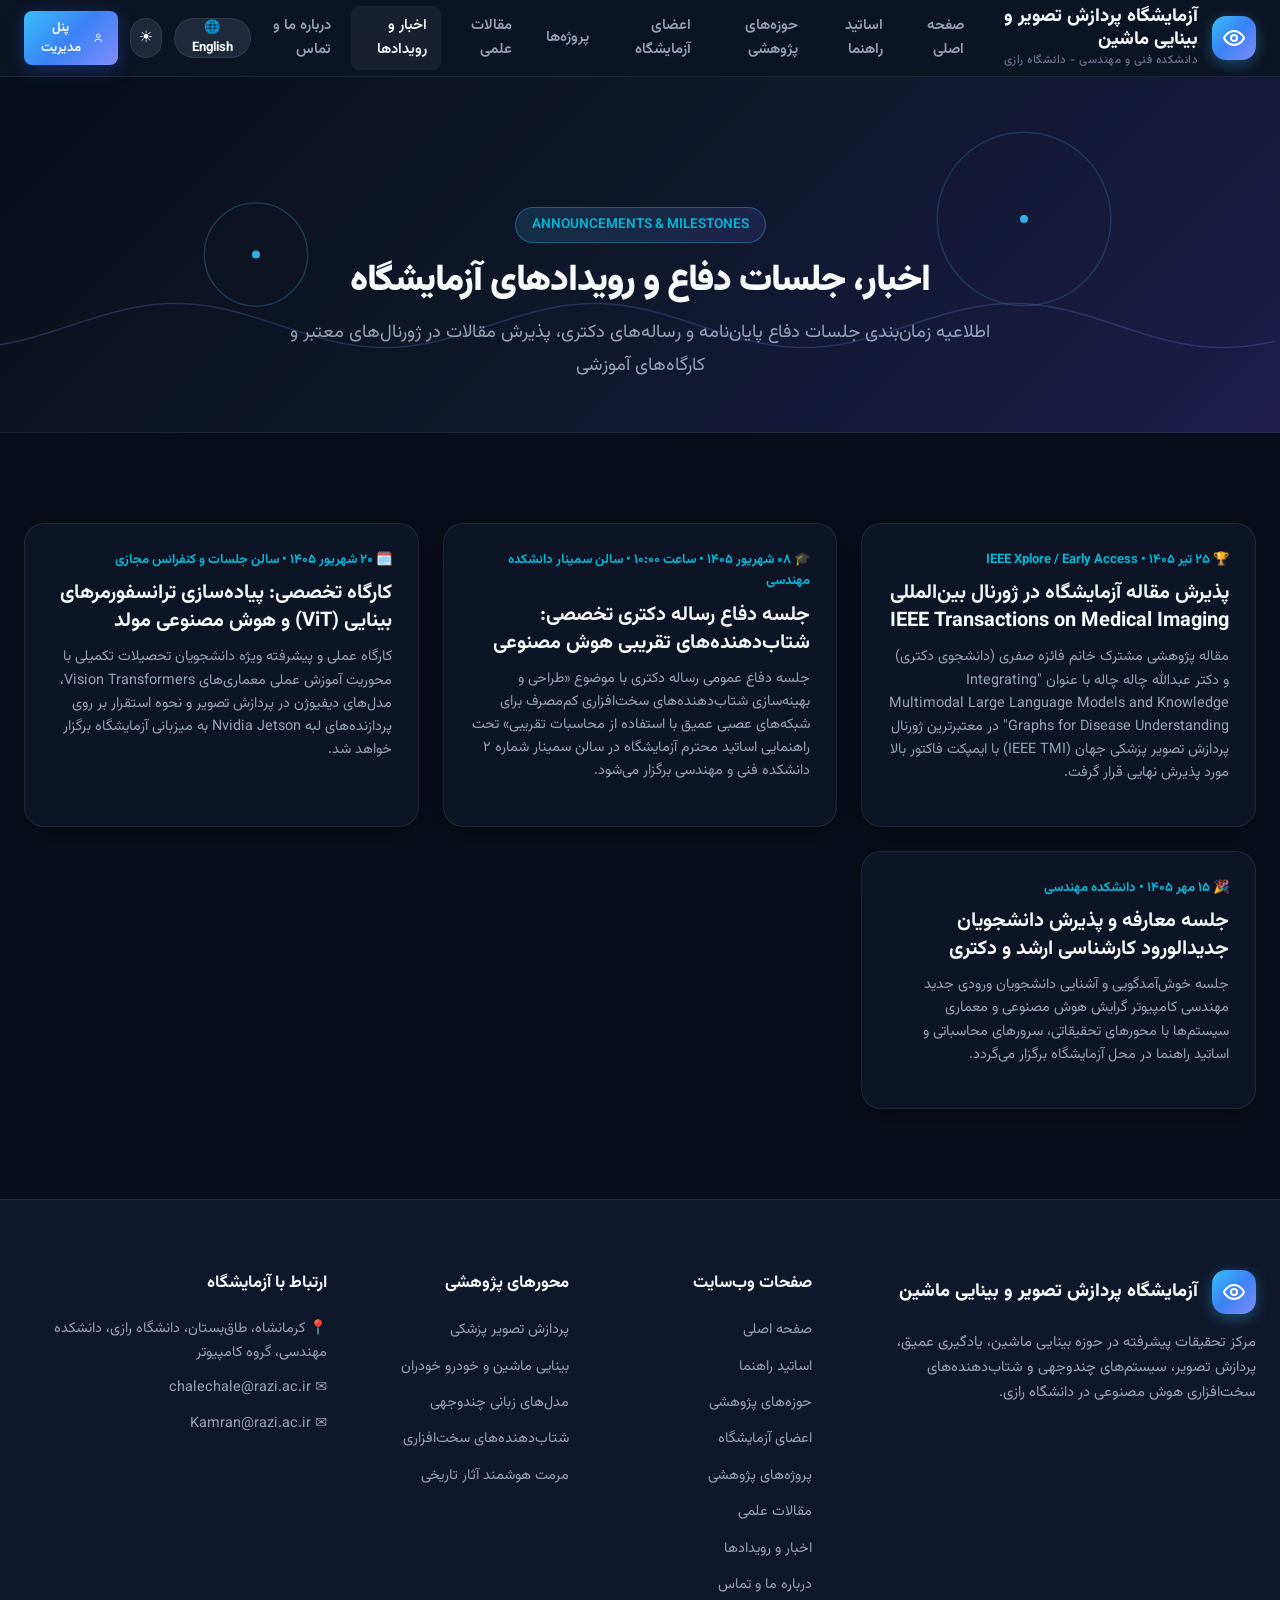
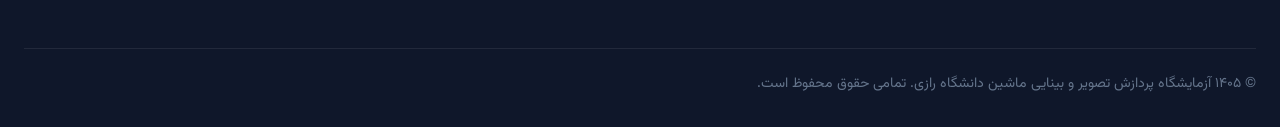
<file: news.html>
<!DOCTYPE html>
<html lang="fa" dir="rtl" data-theme="dark">
<head>
    <meta charset="UTF-8">
    <meta name="viewport" content="width=device-width, initial-scale=1.0">
    <title>اخبار و رویدادها | آزمایشگاه پردازش تصویر و بینایی ماشین</title>
    
    <!-- Google Fonts -->
    <link rel="preconnect" href="https://fonts.googleapis.com">
    <link rel="preconnect" href="https://fonts.gstatic.com" crossorigin>
    <link href="https://fonts.googleapis.com/css2?family=Plus+Jakarta+Sans:wght@300;400;500;600;700;800&family=Vazirmatn:wght@300;400;500;600;700;800;900&family=Fira+Code:wght@400;500;600&display=swap" rel="stylesheet">
    
    <link rel="stylesheet" href="research_portal/css/modern-theme.css">
    <style>
        .page-header {
            padding: 130px 0 50px 0;
            background: var(--gradient-hero);
            text-align: center;
            position: relative;
            overflow: hidden;
            border-bottom: 1px solid var(--border-color);
        }
    </style>
</head>
<body>

<!-- High-Tech Sticky Navbar -->
<header class="navbar">
    <div class="container navbar-container">
        <a href="index.html" class="nav-brand">
            <div class="nav-logo-icon">
                <svg viewBox="0 0 24 24" fill="none" stroke="currentColor" stroke-width="2">
                    <path d="M2 12s3-7 10-7 10 7 10 7-3 7-10 7-10-7-10-7Z"/>
                    <circle cx="12" cy="12" r="3"/>
                </svg>
            </div>
            <div class="nav-brand-text">
                <span class="nav-brand-title" id="t-nav-brand">آزمایشگاه پردازش تصویر و بینایی ماشین</span>
                <span class="nav-brand-sub" id="t-nav-sub">دانشکده فنی و مهندسی - دانشگاه رازی</span>
            </div>
        </a>

        <nav>
            <ul class="nav-menu">
                <li class="nav-item"><a href="index.html" class="nav-link" id="t-menu-home">صفحه اصلی</a></li>
                <li class="nav-item"><a href="faculty.html" class="nav-link" id="t-menu-faculty">اساتید راهنما</a></li>
                <li class="nav-item"><a href="research.html" class="nav-link" id="t-menu-research">حوزه‌های پژوهشی</a></li>
                <li class="nav-item"><a href="team.html" class="nav-link" id="t-menu-team">اعضای آزمایشگاه</a></li>
                <li class="nav-item"><a href="projects.html" class="nav-link" id="t-menu-projects">پروژه‌ها</a></li>
                <li class="nav-item"><a href="publications.html" class="nav-link" id="t-menu-pubs">مقالات علمی</a></li>
                <li class="nav-item"><a href="news.html" class="nav-link active" id="t-menu-news">اخبار و رویدادها</a></li>
                <li class="nav-item"><a href="contact.html" class="nav-link" id="t-menu-contact">درباره ما و تماس</a></li>
            </ul>
        </nav>

        <div class="nav-actions">
            <button type="button" class="lang-toggle" id="btn-toggle-language" title="English / فارسی">
                🌐 English
            </button>
            <button type="button" class="theme-toggle" id="btn-toggle-theme" title="تغییر تم">
                ☀️
            </button>
            <button type="button" class="btn btn-primary btn-sm" id="btn-open-admin" onclick="openAdminModal()">
                <svg width="14" height="14" viewBox="0 0 24 24" fill="none" stroke="currentColor" stroke-width="2"><path d="M19 21v-2a4 4 0 0 0-4-4H9a4 4 0 0 0-4 4v2"/><circle cx="12" cy="7" r="4"/></svg>
                <span id="t-nav-admin">پنل مدیریت</span>
            </button>
            <button class="mobile-toggle" aria-label="Menu">☰</button>
        </div>
    </div>
</header>

<!-- Page Header -->
<div class="page-header">
    <canvas class="page-canvas" id="canvas-news"></canvas>
    <div class="container">
        <span class="section-badge">Announcements & Milestones</span>
        <h1 class="hero-title" style="font-size: 2.3rem; margin-bottom: 12px;">اخبار، جلسات دفاع و رویدادهای آزمایشگاه</h1>
        <p class="hero-desc" style="max-width: 750px; margin: 0 auto;">
            اطلاعیه زمان‌بندی جلسات دفاع پایان‌نامه و رساله‌های دکتری، پذیرش مقالات در ژورنال‌های معتبر و کارگاه‌های آموزشی
        </p>
    </div>
</div>

<section class="section">
    <div class="container">
        
        <div class="news-grid">
            <!-- Event 1 -->
            <div class="glass-card news-card">
                <div class="news-date">🏆 ۲۵ تیر ۱۴۰۵ • IEEE Xplore / Early Access</div>
                <h2 class="news-title" style="font-size: 1.25rem;">پذیرش مقاله آزمایشگاه در ژورنال بین‌المللی IEEE Transactions on Medical Imaging</h2>
                <p class="news-excerpt">
                    مقاله پژوهشی مشترک خانم فائزه صفری (دانشجوی دکتری) و دکتر عبدالله چاله چاله با عنوان "Integrating Multimodal Large Language Models and Knowledge Graphs for Disease Understanding" در معتبرترین ژورنال پردازش تصویر پزشکی جهان (IEEE TMI) با ایمپکت فاکتور بالا مورد پذیرش نهایی قرار گرفت.
                </p>
            </div>

            <!-- Event 2 -->
            <div class="glass-card news-card">
                <div class="news-date">🎓 ۰۸ شهریور ۱۴۰۵ • ساعت ۱۰:۰۰ • سالن سمینار دانشکده مهندسی</div>
                <h2 class="news-title" style="font-size: 1.25rem;">جلسه دفاع رساله دکتری تخصصی: شتاب‌دهنده‌های تقریبی هوش مصنوعی</h2>
                <p class="news-excerpt">
                    جلسه دفاع عمومی رساله دکتری با موضوع «طراحی و بهینه‌سازی شتاب‌دهنده‌های سخت‌افزاری کم‌مصرف برای شبکه‌های عصبی عمیق با استفاده از محاسبات تقریبی» تحت راهنمایی اساتید محترم آزمایشگاه در سالن سمینار شماره ۲ دانشکده فنی و مهندسی برگزار می‌شود.
                </p>
            </div>

            <!-- Event 3 -->
            <div class="glass-card news-card">
                <div class="news-date">🗓️ ۲۰ شهریور ۱۴۰۵ • سالن جلسات و کنفرانس مجازی</div>
                <h2 class="news-title" style="font-size: 1.25rem;">کارگاه تخصصی: پیاده‌سازی ترانسفورمرهای بینایی (ViT) و هوش مصنوعی مولد</h2>
                <p class="news-excerpt">
                    کارگاه عملی و پیشرفته ویژه دانشجویان تحصیلات تکمیلی با محوریت آموزش عملی معماری‌های Vision Transformers، مدل‌های دیفیوژن در پردازش تصویر و نحوه استقرار بر روی پردازنده‌های لبه Nvidia Jetson به میزبانی آزمایشگاه برگزار خواهد شد.
                </p>
            </div>

            <!-- Event 4 -->
            <div class="glass-card news-card">
                <div class="news-date">🎉 ۱۵ مهر ۱۴۰۵ • دانشکده مهندسی</div>
                <h2 class="news-title" style="font-size: 1.25rem;">جلسه معارفه و پذیرش دانشجویان جدیدالورود کارشناسی ارشد و دکتری</h2>
                <p class="news-excerpt">
                    جلسه خوش‌آمدگویی و آشنایی دانشجویان ورودی جدید مهندسی کامپیوتر گرایش هوش مصنوعی و معماری سیستم‌ها با محورهای تحقیقاتی، سرورهای محاسباتی و اساتید راهنما در محل آزمایشگاه برگزار می‌گردد.
                </p>
            </div>
        </div>

    </div>
</section>

<!-- Footer -->
<footer class="footer">
    <div class="container">
        <div class="footer-grid">
            <div>
                <div class="nav-brand">
                    <div class="nav-logo-icon">
                        <svg viewBox="0 0 24 24" fill="none" stroke="currentColor" stroke-width="2">
                            <path d="M2 12s3-7 10-7 10 7 10 7-3 7-10 7-10-7-10-7Z"/>
                            <circle cx="12" cy="12" r="3"/>
                        </svg>
                    </div>
                    <span class="nav-brand-title">آزمایشگاه پردازش تصویر و بینایی ماشین</span>
                </div>
                <p class="footer-brand-desc">
                    مرکز تحقیقات پیشرفته در حوزه بینایی ماشین، یادگیری عمیق، پردازش تصویر، سیستم‌های چندوجهی و شتاب‌دهنده‌های سخت‌افزاری هوش مصنوعی در دانشگاه رازی.
                </p>
            </div>

            <div>
                <h4 class="footer-heading">صفحات وب‌سایت</h4>
                <ul class="footer-links">
                    <li><a href="index.html">صفحه اصلی</a></li>
                    <li><a href="faculty.html">اساتید راهنما</a></li>
                    <li><a href="research.html">حوزه‌های پژوهشی</a></li>
                    <li><a href="team.html">اعضای آزمایشگاه</a></li>
                    <li><a href="projects.html">پروژه‌های پژوهشی</a></li>
                    <li><a href="publications.html">مقالات علمی</a></li>
                    <li><a href="news.html">اخبار و رویدادها</a></li>
                    <li><a href="contact.html">درباره ما و تماس</a></li>
                </ul>
            </div>

            <div>
                <h4 class="footer-heading">محورهای پژوهشی</h4>
                <ul class="footer-links">
                    <li><a href="research.html">پردازش تصویر پزشکی</a></li>
                    <li><a href="research.html">بینایی ماشین و خودرو خودران</a></li>
                    <li><a href="research.html">مدل‌های زبانی چندوجهی</a></li>
                    <li><a href="research.html">شتاب‌دهنده‌های سخت‌افزاری</a></li>
                    <li><a href="research.html">مرمت هوشمند آثار تاریخی</a></li>
                </ul>
            </div>

            <div>
                <h4 class="footer-heading">ارتباط با آزمایشگاه</h4>
                <ul class="footer-links">
                    <li style="color: var(--text-secondary); font-size: 0.9rem;">📍 کرمانشاه، طاق‌بستان، دانشگاه رازی، دانشکده مهندسی، گروه کامپیوتر</li>
                    <li><a href="mailto:chalechale@razi.ac.ir">✉️ chalechale@razi.ac.ir</a></li>
                    <li><a href="mailto:Kamran@razi.ac.ir">✉️ Kamran@razi.ac.ir</a></li>
                </ul>
            </div>
        </div>

        <div class="footer-bottom">
            <div>
                © ۱۴۰۵ آزمایشگاه پردازش تصویر و بینایی ماشین دانشگاه رازی. تمامی حقوق محفوظ است.
            </div>
        </div>
    </div>
</footer>

<!-- Interactive Admin Control Center Modal -->
<div class="modal-overlay" id="admin-modal">
    <div class="modal-card" style="max-width: 780px; width: 94%;">
        <button class="modal-close" type="button" onclick="document.getElementById('admin-modal').classList.remove('active')">✕</button>
        
        <div id="admin-login-view">
            <div style="text-align: center; margin-bottom: 24px;">
                <div style="font-size: 2.6rem; margin-bottom: 8px;">🔐</div>
                <h2 style="font-size: 1.6rem; color: var(--text-primary); margin-bottom: 6px;">ورود به پنل مدیریت آزمایشگاه</h2>
                <p style="color: var(--text-muted); font-size: 0.9rem;">نام کاربری: <code>admin</code> | رمز عبور: <code>admin123</code></p>
            </div>

            <div id="admin-login-err" style="display: none; background: rgba(239, 68, 68, 0.15); border: 1px solid rgba(239, 68, 68, 0.3); color: #f87171; padding: 12px; border-radius: 8px; margin-bottom: 16px; text-align: center; font-size: 0.9rem;">
                نام کاربری یا رمز عبور اشتباه است!
            </div>

            <form id="admin-login-form" onsubmit="handleAdminLogin(event)">
                <div class="form-group" style="margin-bottom: 16px;">
                    <label class="form-label" style="display: block; margin-bottom: 6px; font-weight: 600;">نام کاربری (Username)</label>
                    <input type="text" id="adm-user" class="form-control" style="width: 100%; padding: 12px; background: var(--bg-primary); border: 1px solid var(--border-color); border-radius: 8px; color: #fff;" value="admin" required>
                </div>
                <div class="form-group" style="margin-bottom: 20px;">
                    <label class="form-label" style="display: block; margin-bottom: 6px; font-weight: 600;">رمز عبور (Password)</label>
                    <input type="password" id="adm-pass" class="form-control" style="width: 100%; padding: 12px; background: var(--bg-primary); border: 1px solid var(--border-color); border-radius: 8px; color: #fff;" value="admin123" required>
                </div>
                <button type="submit" class="btn btn-primary" style="width: 100%; padding: 12px; font-weight: 700;">
                    ورود به سیستم (Sign In)
                </button>
            </form>
        </div>

        <div id="admin-dash-view" style="display: none;">
            <div style="display: flex; justify-content: space-between; align-items: center; border-bottom: 1px solid var(--border-color); padding-bottom: 16px; margin-bottom: 20px;">
                <div>
                    <h2 style="font-size: 1.4rem; color: var(--text-primary);">📊 پیشخوان مدیریت پرتال (Admin CMS)</h2>
                    <p style="font-size: 0.85rem; color: var(--text-muted);">خوش آمدید، مدیر سیستم | دسترسی به مدیریت اساتید، دانشجویان و مقالات</p>
                </div>
                <button type="button" class="btn btn-outline btn-sm" onclick="handleAdminLogout()">🚪 خروج</button>
            </div>

            <div style="display: grid; grid-template-columns: repeat(auto-fit, minmax(130px, 1fr)); gap: 12px; margin-bottom: 20px;">
                <div style="background: var(--bg-primary); border: 1px solid var(--border-color); padding: 14px; border-radius: 8px; text-align: center;">
                    <div style="font-size: 1.6rem; font-weight: 800; color: var(--accent-cyan);">35</div>
                    <div style="font-size: 0.78rem; color: var(--text-muted);">کل پژوهشگران</div>
                </div>
                <div style="background: var(--bg-primary); border: 1px solid var(--border-color); padding: 14px; border-radius: 8px; text-align: center;">
                    <div style="font-size: 1.6rem; font-weight: 800; color: var(--accent-purple);">9</div>
                    <div style="font-size: 0.78rem; color: var(--text-muted);">دانشجوی دکتری</div>
                </div>
                <div style="background: var(--bg-primary); border: 1px solid var(--border-color); padding: 14px; border-radius: 8px; text-align: center;">
                    <div style="font-size: 1.6rem; font-weight: 800; color: var(--accent-blue);">22</div>
                    <div style="font-size: 0.78rem; color: var(--text-muted);">دانشجوی ارشد</div>
                </div>
                <div style="background: var(--bg-primary); border: 1px solid var(--border-color); padding: 14px; border-radius: 8px; text-align: center;">
                    <div style="font-size: 1.6rem; font-weight: 800; color: var(--accent-emerald);">4</div>
                    <div style="font-size: 0.78rem; color: var(--text-muted);">فارغ‌التحصیل</div>
                </div>
            </div>

            <div style="margin-bottom: 16px; display: flex; gap: 8px; flex-wrap: wrap;">
                <button type="button" class="btn btn-primary btn-sm" onclick="alert('فرم افزودن دانشجو در نسخه پایگاه‌داده فعال است.')">➕ افزودن دانشجو</button>
                <button type="button" class="btn btn-secondary btn-sm" onclick="alert('فرم افزودن مقاله در نسخه پایگاه‌داده فعال است.')">📚 ثبت مقاله جدید</button>
                <a href="team.html" class="btn btn-outline btn-sm">👥 مدیریت اعضا</a>
            </div>

            <div style="max-height: 240px; overflow-y: auto; border: 1px solid var(--border-color); border-radius: 8px;">
                <table style="width: 100%; border-collapse: collapse; font-size: 0.85rem; text-align: right;">
                    <thead>
                        <tr style="background: var(--bg-primary); border-bottom: 1px solid var(--border-color);">
                            <th style="padding: 10px;">نام پژوهشگر</th>
                            <th style="padding: 10px;">مقطع</th>
                            <th style="padding: 10px;">استاد راهنما</th>
                        </tr>
                    </thead>
                    <tbody>
                        <tr style="border-bottom: 1px solid var(--border-color);"><td style="padding: 10px; font-weight: 600;">فائزه صفری</td><td style="padding: 10px;">PhD</td><td style="padding: 10px; color: var(--accent-cyan);">دکتر عبدالله چاله چاله</td></tr>
                        <tr style="border-bottom: 1px solid var(--border-color);"><td style="padding: 10px; font-weight: 600;">عارف عارف‌نیا</td><td style="padding: 10px;">PhD</td><td style="padding: 10px; color: var(--accent-cyan);">دکتر عبدالله چاله چاله</td></tr>
                        <tr style="border-bottom: 1px solid var(--border-color);"><td style="padding: 10px; font-weight: 600;">طاهره کرمی</td><td style="padding: 10px;">PhD</td><td style="padding: 10px; color: var(--accent-cyan);">دکتر عبدالله چاله چاله</td></tr>
                        <tr style="border-bottom: 1px solid var(--border-color);"><td style="padding: 10px; font-weight: 600;">سمانه خسروی</td><td style="padding: 10px;">PhD</td><td style="padding: 10px; color: var(--accent-cyan);">دکتر آرزو کامران</td></tr>
                        <tr style="border-bottom: 1px solid var(--border-color);"><td style="padding: 10px; font-weight: 600;">فاطمه خلوندی</td><td style="padding: 10px;">MSc</td><td style="padding: 10px; color: var(--accent-cyan);">دکتر عبدالله چاله چاله</td></tr>
                        <tr style="border-bottom: 1px solid var(--border-color);"><td style="padding: 10px; font-weight: 600;">طیبه کریمی</td><td style="padding: 10px;">Alumni</td><td style="padding: 10px; color: var(--accent-cyan);">دکتر آرزو کامران</td></tr>
                    </tbody>
                </table>
            </div>
        </div>
    </div>
</div>

<script>
function openAdminModal() {
    const modal = document.getElementById('admin-modal');
    if (modal) modal.classList.add('active');
}
function handleAdminLogin(e) {
    if (e) e.preventDefault();
    const user = document.getElementById('adm-user')?.value.trim();
    const pass = document.getElementById('adm-pass')?.value.trim();
    const err = document.getElementById('admin-login-err');
    if (user === 'admin' && pass === 'admin123') {
        if (err) err.style.display = 'none';
        document.getElementById('admin-login-view').style.display = 'none';
        document.getElementById('admin-dash-view').style.display = 'block';
    } else {
        if (err) err.style.display = 'block';
    }
}
function handleAdminLogout() {
    document.getElementById('admin-dash-view').style.display = 'none';
    document.getElementById('admin-login-view').style.display = 'block';
}
</script>

<script src="research_portal/js/main.js?v=11"></script>
</body>
</html>
</file>
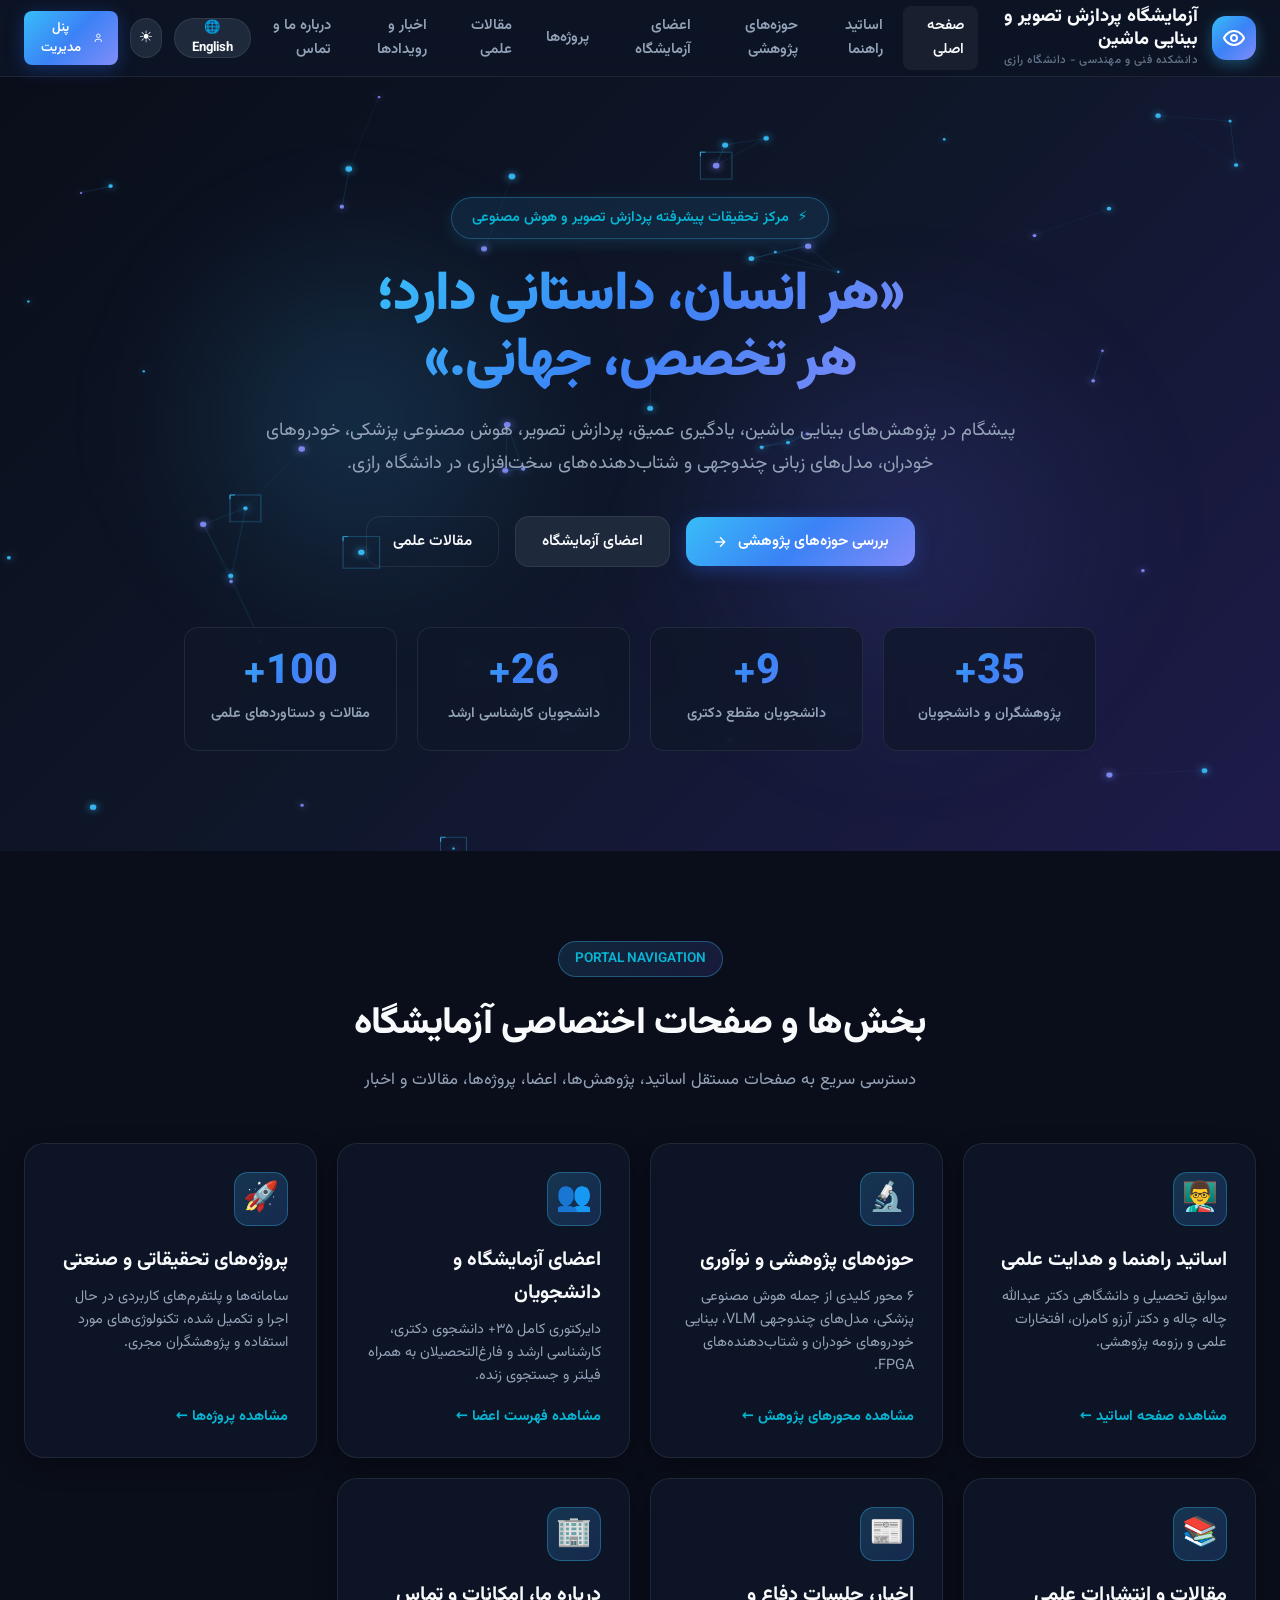
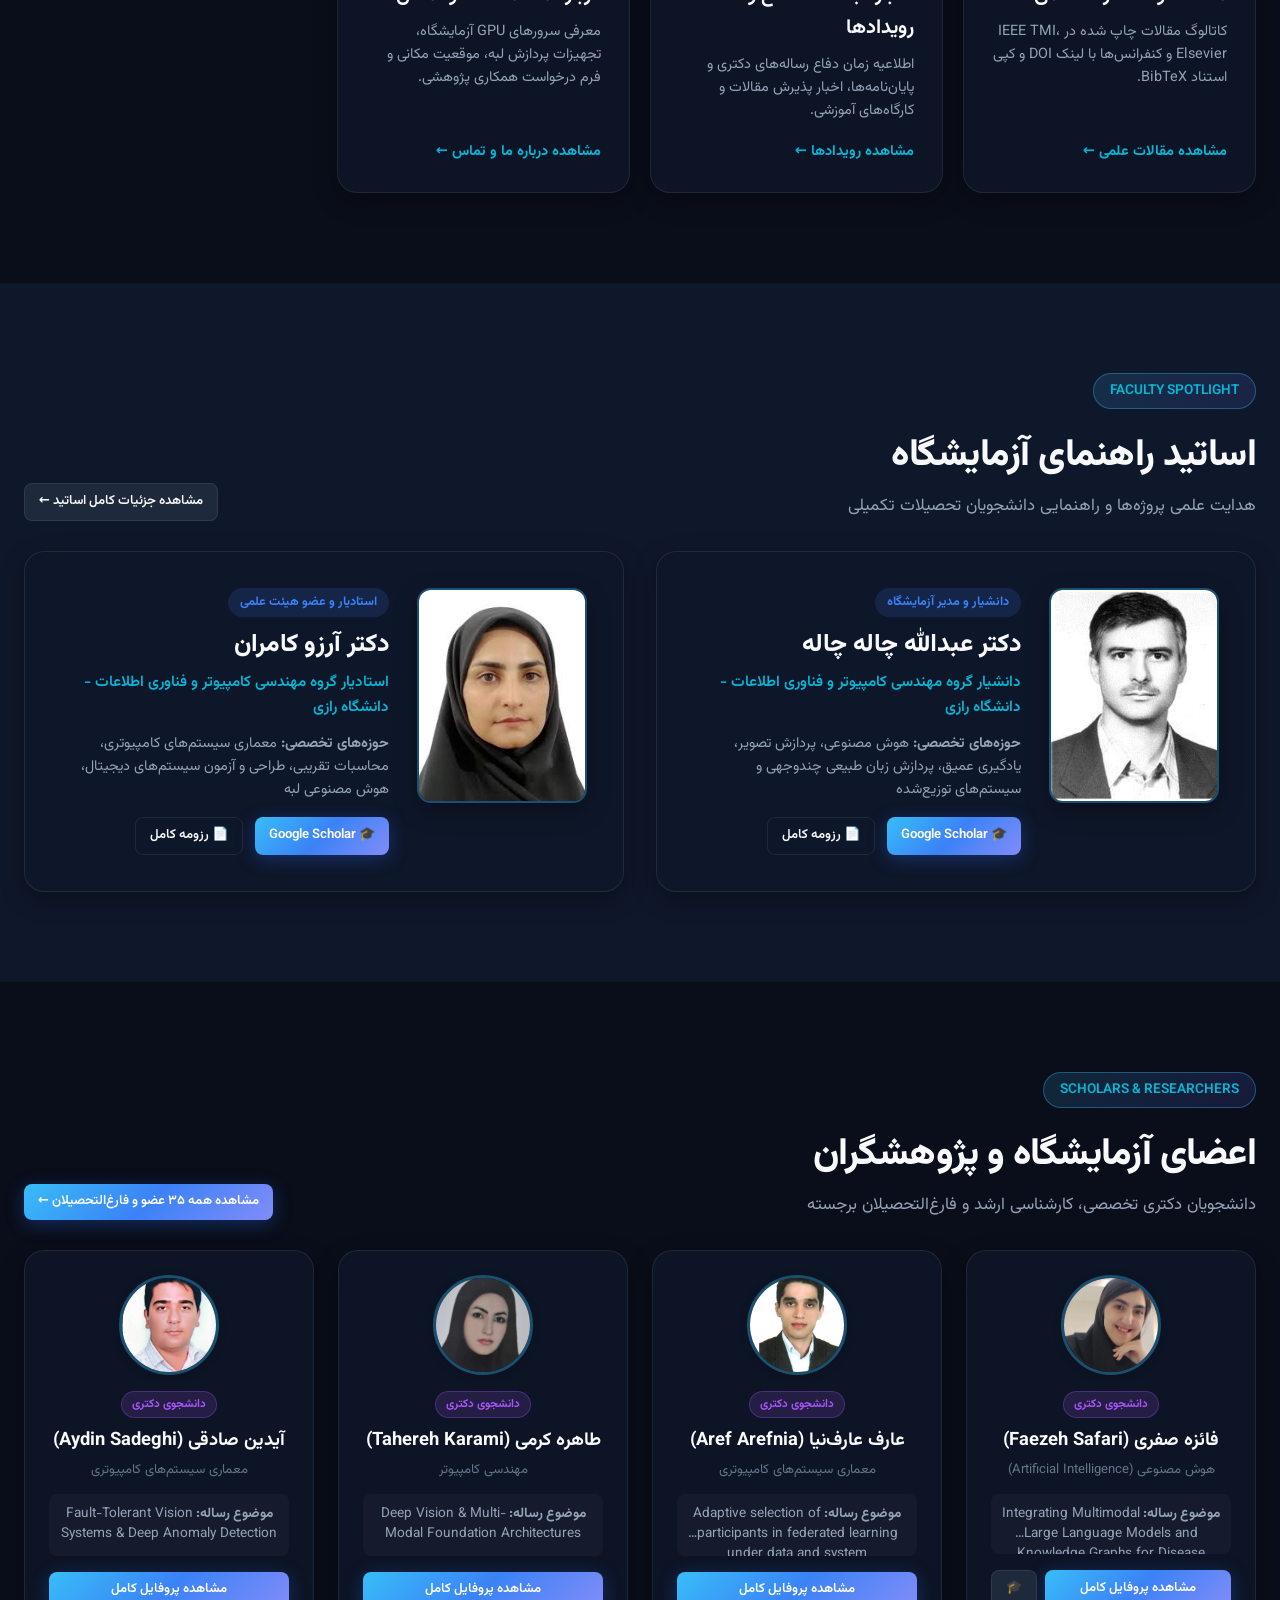
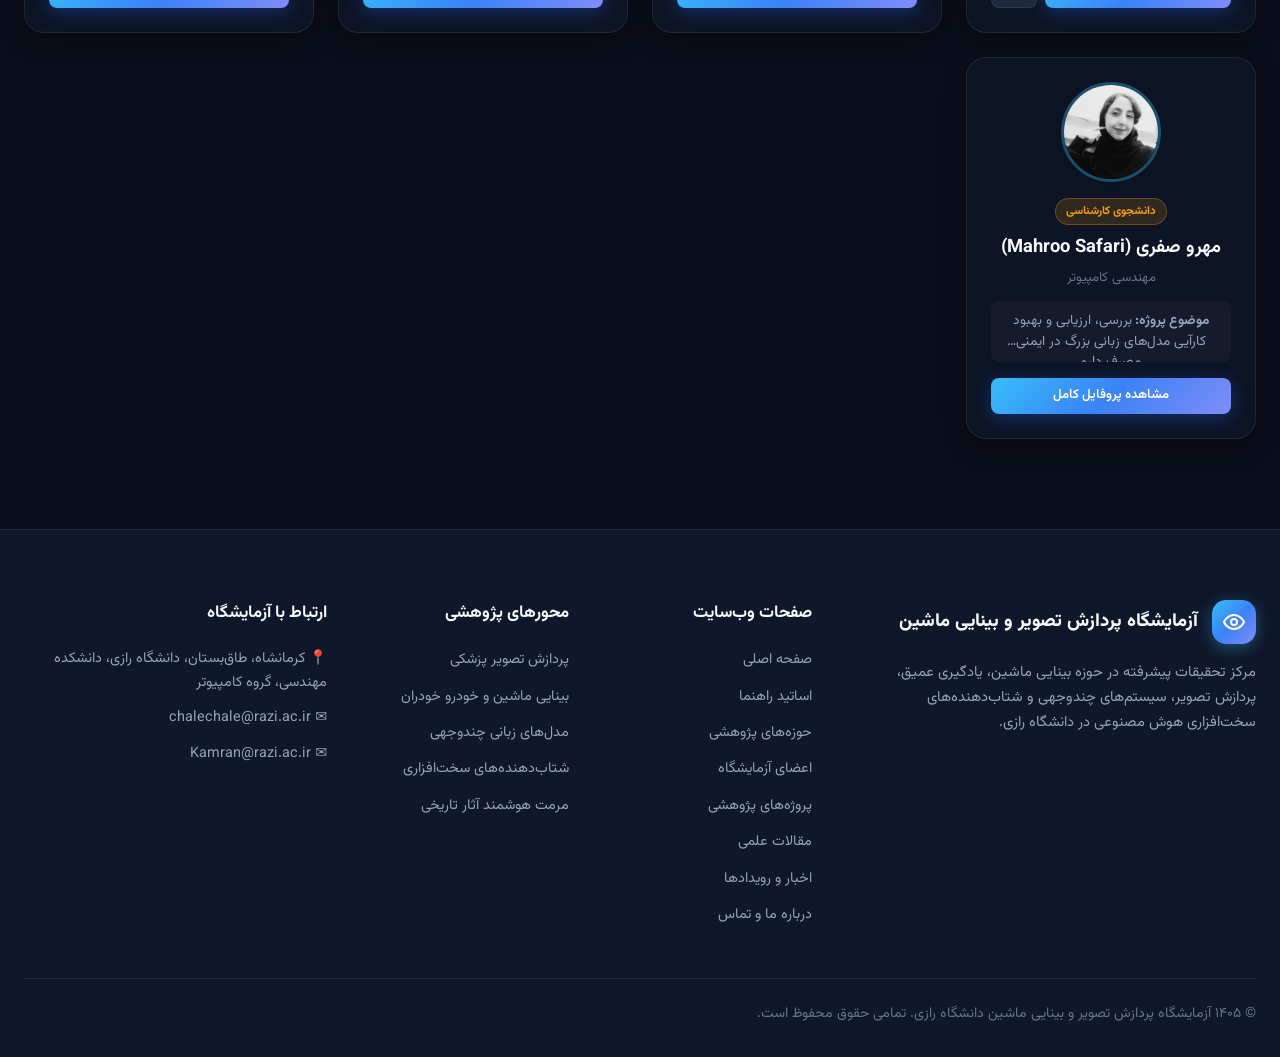
<file: preview_portal.html>
<!DOCTYPE html>
<html lang="fa" dir="rtl" data-theme="dark">
<head>
    <meta charset="UTF-8">
    <meta http-equiv="refresh" content="0; url=index.html">
    <script>window.location.href = "index.html";</script>
    <title>Redirecting to Lab Portal...</title>
</head>
<body style="background: #0a0e1a; color: #fff; font-family: sans-serif; display: flex; align-items: center; justify-content: center; height: 100vh;">
    <p>در حال انتقال به صفحه اصلی پرتال آزمایشگاه... <a href="index.html" style="color: #38bdf8;">اینجا کلیک کنید</a></p>
</body>
</html>
</file>
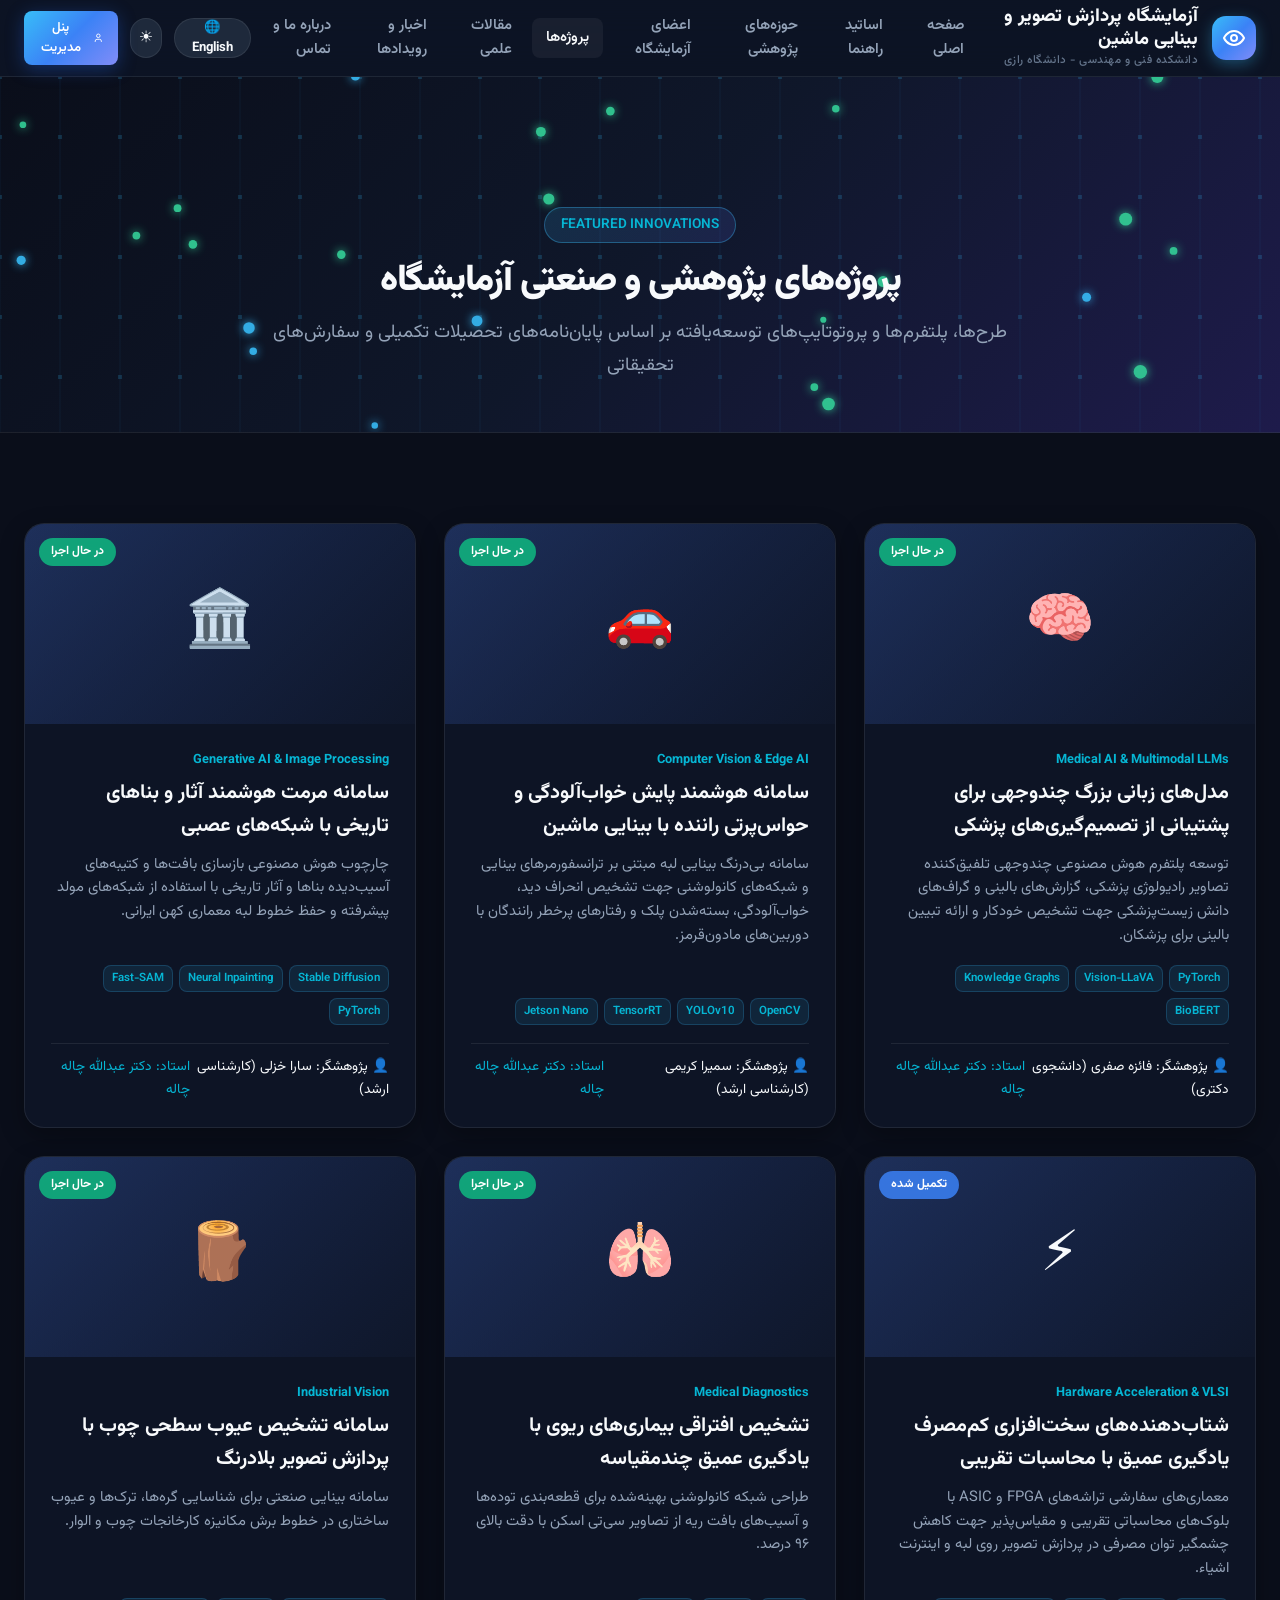
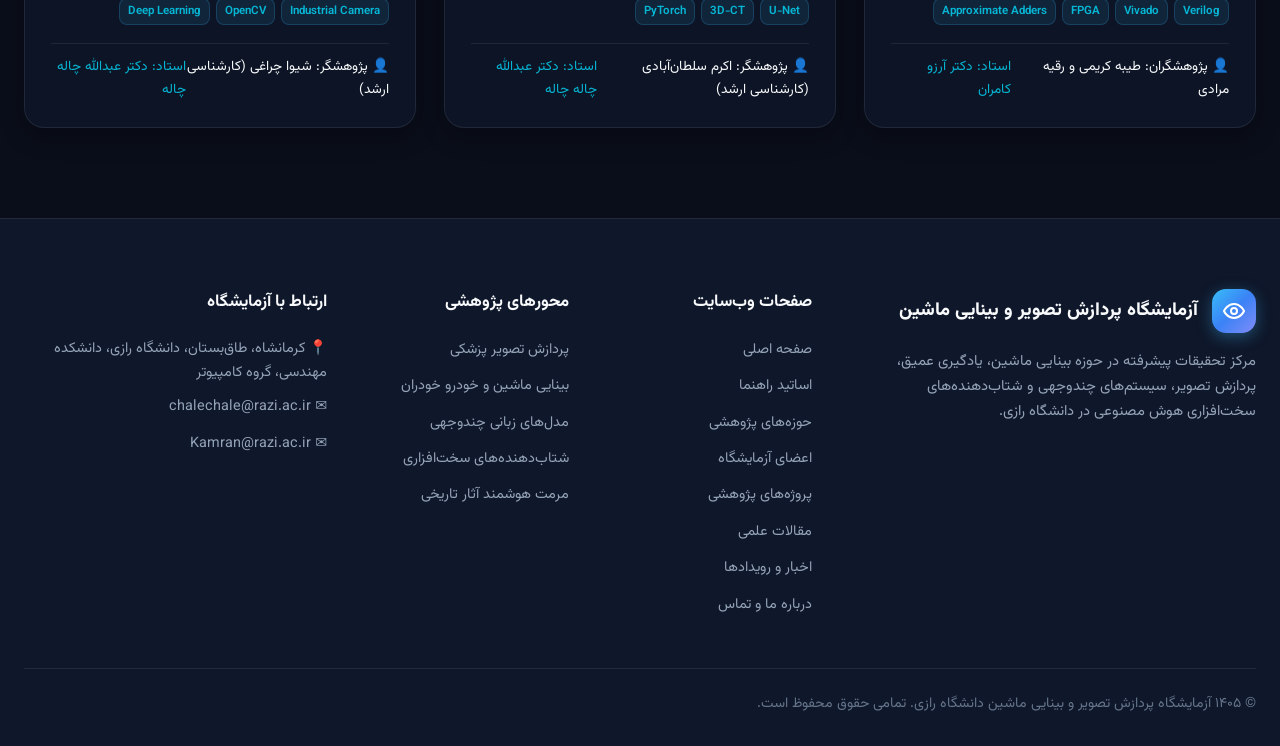
<file: projects.html>
<!DOCTYPE html>
<html lang="fa" dir="rtl" data-theme="dark">
<head>
    <meta charset="UTF-8">
    <meta name="viewport" content="width=device-width, initial-scale=1.0">
    <title>پروژه‌های پژوهشی | آزمایشگاه پردازش تصویر و بینایی ماشین</title>
    
    <!-- Google Fonts -->
    <link rel="preconnect" href="https://fonts.googleapis.com">
    <link rel="preconnect" href="https://fonts.gstatic.com" crossorigin>
    <link href="https://fonts.googleapis.com/css2?family=Plus+Jakarta+Sans:wght@300;400;500;600;700;800&family=Vazirmatn:wght@300;400;500;600;700;800;900&family=Fira+Code:wght@400;500;600&display=swap" rel="stylesheet">
    
    <link rel="stylesheet" href="research_portal/css/modern-theme.css">
    <style>
        .page-header {
            padding: 130px 0 50px 0;
            background: var(--gradient-hero);
            text-align: center;
            position: relative;
            overflow: hidden;
            border-bottom: 1px solid var(--border-color);
        }
    </style>
</head>
<body>

<!-- High-Tech Sticky Navbar -->
<header class="navbar">
    <div class="container navbar-container">
        <a href="index.html" class="nav-brand">
            <div class="nav-logo-icon">
                <svg viewBox="0 0 24 24" fill="none" stroke="currentColor" stroke-width="2">
                    <path d="M2 12s3-7 10-7 10 7 10 7-3 7-10 7-10-7-10-7Z"/>
                    <circle cx="12" cy="12" r="3"/>
                </svg>
            </div>
            <div class="nav-brand-text">
                <span class="nav-brand-title" id="t-nav-brand">آزمایشگاه پردازش تصویر و بینایی ماشین</span>
                <span class="nav-brand-sub" id="t-nav-sub">دانشکده فنی و مهندسی - دانشگاه رازی</span>
            </div>
        </a>

        <nav>
            <ul class="nav-menu">
                <li class="nav-item"><a href="index.html" class="nav-link" id="t-menu-home">صفحه اصلی</a></li>
                <li class="nav-item"><a href="faculty.html" class="nav-link" id="t-menu-faculty">اساتید راهنما</a></li>
                <li class="nav-item"><a href="research.html" class="nav-link" id="t-menu-research">حوزه‌های پژوهشی</a></li>
                <li class="nav-item"><a href="team.html" class="nav-link" id="t-menu-team">اعضای آزمایشگاه</a></li>
                <li class="nav-item"><a href="projects.html" class="nav-link active" id="t-menu-projects">پروژه‌ها</a></li>
                <li class="nav-item"><a href="publications.html" class="nav-link" id="t-menu-pubs">مقالات علمی</a></li>
                <li class="nav-item"><a href="news.html" class="nav-link" id="t-menu-news">اخبار و رویدادها</a></li>
                <li class="nav-item"><a href="contact.html" class="nav-link" id="t-menu-contact">درباره ما و تماس</a></li>
            </ul>
        </nav>

        <div class="nav-actions">
            <button type="button" class="lang-toggle" id="btn-toggle-language" title="English / فارسی">
                🌐 English
            </button>
            <button type="button" class="theme-toggle" id="btn-toggle-theme" title="تغییر تم">
                ☀️
            </button>
            <button type="button" class="btn btn-primary btn-sm" id="btn-open-admin" onclick="openAdminModal()">
                <svg width="14" height="14" viewBox="0 0 24 24" fill="none" stroke="currentColor" stroke-width="2"><path d="M19 21v-2a4 4 0 0 0-4-4H9a4 4 0 0 0-4 4v2"/><circle cx="12" cy="7" r="4"/></svg>
                <span id="t-nav-admin">پنل مدیریت</span>
            </button>
            <button class="mobile-toggle" aria-label="Menu">☰</button>
        </div>
    </div>
</header>

<!-- Page Header -->
<div class="page-header">
    <canvas class="page-canvas" id="canvas-projects"></canvas>
    <div class="container">
        <span class="section-badge">Featured Innovations</span>
        <h1 class="hero-title" style="font-size: 2.3rem; margin-bottom: 12px;">پروژه‌های پژوهشی و صنعتی آزمایشگاه</h1>
        <p class="hero-desc" style="max-width: 750px; margin: 0 auto;">
            طرح‌ها، پلتفرم‌ها و پروتوتایپ‌های توسعه‌یافته بر اساس پایان‌نامه‌های تحصیلات تکمیلی و سفارش‌های تحقیقاتی
        </p>
    </div>
</div>

<section class="section">
    <div class="container">
        
        <div class="projects-grid">
            <!-- Project 1 -->
            <div class="glass-card project-card">
                <div class="project-img-wrap">
                    <div style="width: 100%; height: 100%; display: flex; align-items: center; justify-content: center; background: linear-gradient(135deg, rgba(30, 58, 138, 0.4), rgba(15, 23, 42, 0.8)); font-size: 3.5rem;">
                        🧠
                    </div>
                    <span class="project-status-tag status-active">در حال اجرا</span>
                </div>
                <div class="project-body">
                    <div style="font-size: 0.8rem; color: var(--accent-cyan); font-weight: 700; margin-bottom: 6px;">Medical AI & Multimodal LLMs</div>
                    <h3 class="project-title">مدل‌های زبانی بزرگ چندوجهی برای پشتیبانی از تصمیم‌گیری‌های پزشکی</h3>
                    <p class="project-desc">توسعه پلتفرم هوش مصنوعی چندوجهی تلفیق‌کننده تصاویر رادیولوژی پزشکی، گزارش‌های بالینی و گراف‌های دانش زیست‌پزشکی جهت تشخیص خودکار و ارائه تبیین بالینی برای پزشکان.</p>
                    <div class="project-tech">
                        <span class="tech-tag">PyTorch</span>
                        <span class="tech-tag">Vision-LLaVA</span>
                        <span class="tech-tag">Knowledge Graphs</span>
                        <span class="tech-tag">BioBERT</span>
                    </div>
                    <div style="display: flex; justify-content: space-between; align-items: center; margin-top: auto; padding-top: 12px; border-top: 1px solid var(--border-color); font-size: 0.85rem;">
                        <span>👤 پژوهشگر: فائزه صفری (دانشجوی دکتری)</span>
                        <span style="color: var(--accent-cyan);">استاد: دکتر عبدالله چاله چاله</span>
                    </div>
                </div>
            </div>

            <!-- Project 2 -->
            <div class="glass-card project-card">
                <div class="project-img-wrap">
                    <div style="width: 100%; height: 100%; display: flex; align-items: center; justify-content: center; background: linear-gradient(135deg, rgba(30, 58, 138, 0.4), rgba(15, 23, 42, 0.8)); font-size: 3.5rem;">
                        🚗
                    </div>
                    <span class="project-status-tag status-active">در حال اجرا</span>
                </div>
                <div class="project-body">
                    <div style="font-size: 0.8rem; color: var(--accent-cyan); font-weight: 700; margin-bottom: 6px;">Computer Vision & Edge AI</div>
                    <h3 class="project-title">سامانه هوشمند پایش خواب‌آلودگی و حواس‌پرتی راننده با بینایی ماشین</h3>
                    <p class="project-desc">سامانه بی‌درنگ بینایی لبه مبتنی بر ترانسفورمرهای بینایی و شبکه‌های کانولوشنی جهت تشخیص انحراف دید، خواب‌آلودگی، بسته‌شدن پلک و رفتارهای پرخطر رانندگان با دوربین‌های مادون‌قرمز.</p>
                    <div class="project-tech">
                        <span class="tech-tag">OpenCV</span>
                        <span class="tech-tag">YOLOv10</span>
                        <span class="tech-tag">TensorRT</span>
                        <span class="tech-tag">Jetson Nano</span>
                    </div>
                    <div style="display: flex; justify-content: space-between; align-items: center; margin-top: auto; padding-top: 12px; border-top: 1px solid var(--border-color); font-size: 0.85rem;">
                        <span>👤 پژوهشگر: سمیرا کریمی (کارشناسی ارشد)</span>
                        <span style="color: var(--accent-cyan);">استاد: دکتر عبدالله چاله چاله</span>
                    </div>
                </div>
            </div>

            <!-- Project 3 -->
            <div class="glass-card project-card">
                <div class="project-img-wrap">
                    <div style="width: 100%; height: 100%; display: flex; align-items: center; justify-content: center; background: linear-gradient(135deg, rgba(30, 58, 138, 0.4), rgba(15, 23, 42, 0.8)); font-size: 3.5rem;">
                        🏛️
                    </div>
                    <span class="project-status-tag status-active">در حال اجرا</span>
                </div>
                <div class="project-body">
                    <div style="font-size: 0.8rem; color: var(--accent-cyan); font-weight: 700; margin-bottom: 6px;">Generative AI & Image Processing</div>
                    <h3 class="project-title">سامانه مرمت هوشمند آثار و بناهای تاریخی با شبکه‌های عصبی</h3>
                    <p class="project-desc">چارچوب هوش مصنوعی بازسازی بافت‌ها و کتیبه‌های آسیب‌دیده بناها و آثار تاریخی با استفاده از شبکه‌های مولد پیشرفته و حفظ خطوط لبه معماری کهن ایرانی.</p>
                    <div class="project-tech">
                        <span class="tech-tag">Stable Diffusion</span>
                        <span class="tech-tag">Neural Inpainting</span>
                        <span class="tech-tag">Fast-SAM</span>
                        <span class="tech-tag">PyTorch</span>
                    </div>
                    <div style="display: flex; justify-content: space-between; align-items: center; margin-top: auto; padding-top: 12px; border-top: 1px solid var(--border-color); font-size: 0.85rem;">
                        <span>👤 پژوهشگر: سارا خزلی (کارشناسی ارشد)</span>
                        <span style="color: var(--accent-cyan);">استاد: دکتر عبدالله چاله چاله</span>
                    </div>
                </div>
            </div>

            <!-- Project 4 -->
            <div class="glass-card project-card">
                <div class="project-img-wrap">
                    <div style="width: 100%; height: 100%; display: flex; align-items: center; justify-content: center; background: linear-gradient(135deg, rgba(30, 58, 138, 0.4), rgba(15, 23, 42, 0.8)); font-size: 3.5rem;">
                        ⚡
                    </div>
                    <span class="project-status-tag status-completed">تکمیل شده</span>
                </div>
                <div class="project-body">
                    <div style="font-size: 0.8rem; color: var(--accent-cyan); font-weight: 700; margin-bottom: 6px;">Hardware Acceleration & VLSI</div>
                    <h3 class="project-title">شتاب‌دهنده‌های سخت‌افزاری کم‌مصرف یادگیری عمیق با محاسبات تقریبی</h3>
                    <p class="project-desc">معماری‌های سفارشی تراشه‌های FPGA و ASIC با بلوک‌های محاسباتی تقریبی و مقیاس‌پذیر جهت کاهش چشمگیر توان مصرفی در پردازش تصویر روی لبه و اینترنت اشیاء.</p>
                    <div class="project-tech">
                        <span class="tech-tag">Verilog</span>
                        <span class="tech-tag">Vivado</span>
                        <span class="tech-tag">FPGA</span>
                        <span class="tech-tag">Approximate Adders</span>
                    </div>
                    <div style="display: flex; justify-content: space-between; align-items: center; margin-top: auto; padding-top: 12px; border-top: 1px solid var(--border-color); font-size: 0.85rem;">
                        <span>👤 پژوهشگران: طیبه کریمی و رقیه مرادی</span>
                        <span style="color: var(--accent-cyan);">استاد: دکتر آرزو کامران</span>
                    </div>
                </div>
            </div>

            <!-- Project 5 -->
            <div class="glass-card project-card">
                <div class="project-img-wrap">
                    <div style="width: 100%; height: 100%; display: flex; align-items: center; justify-content: center; background: linear-gradient(135deg, rgba(30, 58, 138, 0.4), rgba(15, 23, 42, 0.8)); font-size: 3.5rem;">
                        🫁
                    </div>
                    <span class="project-status-tag status-active">در حال اجرا</span>
                </div>
                <div class="project-body">
                    <div style="font-size: 0.8rem; color: var(--accent-cyan); font-weight: 700; margin-bottom: 6px;">Medical Diagnostics</div>
                    <h3 class="project-title">تشخیص افتراقی بیماری‌های ریوی با یادگیری عمیق چندمقیاسه</h3>
                    <p class="project-desc">طراحی شبکه کانولوشنی بهینه‌شده برای قطعه‌بندی توده‌ها و آسیب‌های بافت ریه از تصاویر سی‌تی اسکن با دقت بالای ۹۶ درصد.</p>
                    <div class="project-tech">
                        <span class="tech-tag">U-Net</span>
                        <span class="tech-tag">3D-CT</span>
                        <span class="tech-tag">PyTorch</span>
                    </div>
                    <div style="display: flex; justify-content: space-between; align-items: center; margin-top: auto; padding-top: 12px; border-top: 1px solid var(--border-color); font-size: 0.85rem;">
                        <span>👤 پژوهشگر: اکرم سلطان‌آبادی (کارشناسی ارشد)</span>
                        <span style="color: var(--accent-cyan);">استاد: دکتر عبدالله چاله چاله</span>
                    </div>
                </div>
            </div>

            <!-- Project 6 -->
            <div class="glass-card project-card">
                <div class="project-img-wrap">
                    <div style="width: 100%; height: 100%; display: flex; align-items: center; justify-content: center; background: linear-gradient(135deg, rgba(30, 58, 138, 0.4), rgba(15, 23, 42, 0.8)); font-size: 3.5rem;">
                        🪵
                    </div>
                    <span class="project-status-tag status-active">در حال اجرا</span>
                </div>
                <div class="project-body">
                    <div style="font-size: 0.8rem; color: var(--accent-cyan); font-weight: 700; margin-bottom: 6px;">Industrial Vision</div>
                    <h3 class="project-title">سامانه تشخیص عیوب سطحی چوب با پردازش تصویر بلادرنگ</h3>
                    <p class="project-desc">سامانه بینایی صنعتی برای شناسایی گره‌ها، ترک‌ها و عیوب ساختاری در خطوط برش مکانیزه کارخانجات چوب و الوار.</p>
                    <div class="project-tech">
                        <span class="tech-tag">Industrial Camera</span>
                        <span class="tech-tag">OpenCV</span>
                        <span class="tech-tag">Deep Learning</span>
                    </div>
                    <div style="display: flex; justify-content: space-between; align-items: center; margin-top: auto; padding-top: 12px; border-top: 1px solid var(--border-color); font-size: 0.85rem;">
                        <span>👤 پژوهشگر: شیوا چراغی (کارشناسی ارشد)</span>
                        <span style="color: var(--accent-cyan);">استاد: دکتر عبدالله چاله چاله</span>
                    </div>
                </div>
            </div>
        </div>

    </div>
</section>

<!-- Footer -->
<footer class="footer">
    <div class="container">
        <div class="footer-grid">
            <div>
                <div class="nav-brand">
                    <div class="nav-logo-icon">
                        <svg viewBox="0 0 24 24" fill="none" stroke="currentColor" stroke-width="2">
                            <path d="M2 12s3-7 10-7 10 7 10 7-3 7-10 7-10-7-10-7Z"/>
                            <circle cx="12" cy="12" r="3"/>
                        </svg>
                    </div>
                    <span class="nav-brand-title">آزمایشگاه پردازش تصویر و بینایی ماشین</span>
                </div>
                <p class="footer-brand-desc">
                    مرکز تحقیقات پیشرفته در حوزه بینایی ماشین، یادگیری عمیق، پردازش تصویر، سیستم‌های چندوجهی و شتاب‌دهنده‌های سخت‌افزاری هوش مصنوعی در دانشگاه رازی.
                </p>
            </div>

            <div>
                <h4 class="footer-heading">صفحات وب‌سایت</h4>
                <ul class="footer-links">
                    <li><a href="index.html">صفحه اصلی</a></li>
                    <li><a href="faculty.html">اساتید راهنما</a></li>
                    <li><a href="research.html">حوزه‌های پژوهشی</a></li>
                    <li><a href="team.html">اعضای آزمایشگاه</a></li>
                    <li><a href="projects.html">پروژه‌های پژوهشی</a></li>
                    <li><a href="publications.html">مقالات علمی</a></li>
                    <li><a href="news.html">اخبار و رویدادها</a></li>
                    <li><a href="contact.html">درباره ما و تماس</a></li>
                </ul>
            </div>

            <div>
                <h4 class="footer-heading">محورهای پژوهشی</h4>
                <ul class="footer-links">
                    <li><a href="research.html">پردازش تصویر پزشکی</a></li>
                    <li><a href="research.html">بینایی ماشین و خودرو خودران</a></li>
                    <li><a href="research.html">مدل‌های زبانی چندوجهی</a></li>
                    <li><a href="research.html">شتاب‌دهنده‌های سخت‌افزاری</a></li>
                    <li><a href="research.html">مرمت هوشمند آثار تاریخی</a></li>
                </ul>
            </div>

            <div>
                <h4 class="footer-heading">ارتباط با آزمایشگاه</h4>
                <ul class="footer-links">
                    <li style="color: var(--text-secondary); font-size: 0.9rem;">📍 کرمانشاه، طاق‌بستان، دانشگاه رازی، دانشکده مهندسی، گروه کامپیوتر</li>
                    <li><a href="mailto:chalechale@razi.ac.ir">✉️ chalechale@razi.ac.ir</a></li>
                    <li><a href="mailto:Kamran@razi.ac.ir">✉️ Kamran@razi.ac.ir</a></li>
                </ul>
            </div>
        </div>

        <div class="footer-bottom">
            <div>
                © ۱۴۰۵ آزمایشگاه پردازش تصویر و بینایی ماشین دانشگاه رازی. تمامی حقوق محفوظ است.
            </div>
        </div>
    </div>
</footer>

<!-- Interactive Admin Control Center Modal -->
<div class="modal-overlay" id="admin-modal">
    <div class="modal-card" style="max-width: 780px; width: 94%;">
        <button class="modal-close" type="button" onclick="document.getElementById('admin-modal').classList.remove('active')">✕</button>
        
        <div id="admin-login-view">
            <div style="text-align: center; margin-bottom: 24px;">
                <div style="font-size: 2.6rem; margin-bottom: 8px;">🔐</div>
                <h2 style="font-size: 1.6rem; color: var(--text-primary); margin-bottom: 6px;">ورود به پنل مدیریت آزمایشگاه</h2>
                <p style="color: var(--text-muted); font-size: 0.9rem;">نام کاربری: <code>admin</code> | رمز عبور: <code>admin123</code></p>
            </div>

            <div id="admin-login-err" style="display: none; background: rgba(239, 68, 68, 0.15); border: 1px solid rgba(239, 68, 68, 0.3); color: #f87171; padding: 12px; border-radius: 8px; margin-bottom: 16px; text-align: center; font-size: 0.9rem;">
                نام کاربری یا رمز عبور اشتباه است!
            </div>

            <form id="admin-login-form" onsubmit="handleAdminLogin(event)">
                <div class="form-group" style="margin-bottom: 16px;">
                    <label class="form-label" style="display: block; margin-bottom: 6px; font-weight: 600;">نام کاربری (Username)</label>
                    <input type="text" id="adm-user" class="form-control" style="width: 100%; padding: 12px; background: var(--bg-primary); border: 1px solid var(--border-color); border-radius: 8px; color: #fff;" value="admin" required>
                </div>
                <div class="form-group" style="margin-bottom: 20px;">
                    <label class="form-label" style="display: block; margin-bottom: 6px; font-weight: 600;">رمز عبور (Password)</label>
                    <input type="password" id="adm-pass" class="form-control" style="width: 100%; padding: 12px; background: var(--bg-primary); border: 1px solid var(--border-color); border-radius: 8px; color: #fff;" value="admin123" required>
                </div>
                <button type="submit" class="btn btn-primary" style="width: 100%; padding: 12px; font-weight: 700;">
                    ورود به سیستم (Sign In)
                </button>
            </form>
        </div>

        <div id="admin-dash-view" style="display: none;">
            <div style="display: flex; justify-content: space-between; align-items: center; border-bottom: 1px solid var(--border-color); padding-bottom: 16px; margin-bottom: 20px;">
                <div>
                    <h2 style="font-size: 1.4rem; color: var(--text-primary);">📊 پیشخوان مدیریت پرتال (Admin CMS)</h2>
                    <p style="font-size: 0.85rem; color: var(--text-muted);">خوش آمدید، مدیر سیستم | دسترسی به مدیریت اساتید، دانشجویان و مقالات</p>
                </div>
                <button type="button" class="btn btn-outline btn-sm" onclick="handleAdminLogout()">🚪 خروج</button>
            </div>

            <div style="display: grid; grid-template-columns: repeat(auto-fit, minmax(130px, 1fr)); gap: 12px; margin-bottom: 20px;">
                <div style="background: var(--bg-primary); border: 1px solid var(--border-color); padding: 14px; border-radius: 8px; text-align: center;">
                    <div style="font-size: 1.6rem; font-weight: 800; color: var(--accent-cyan);">35</div>
                    <div style="font-size: 0.78rem; color: var(--text-muted);">کل پژوهشگران</div>
                </div>
                <div style="background: var(--bg-primary); border: 1px solid var(--border-color); padding: 14px; border-radius: 8px; text-align: center;">
                    <div style="font-size: 1.6rem; font-weight: 800; color: var(--accent-purple);">9</div>
                    <div style="font-size: 0.78rem; color: var(--text-muted);">دانشجوی دکتری</div>
                </div>
                <div style="background: var(--bg-primary); border: 1px solid var(--border-color); padding: 14px; border-radius: 8px; text-align: center;">
                    <div style="font-size: 1.6rem; font-weight: 800; color: var(--accent-blue);">22</div>
                    <div style="font-size: 0.78rem; color: var(--text-muted);">دانشجوی ارشد</div>
                </div>
                <div style="background: var(--bg-primary); border: 1px solid var(--border-color); padding: 14px; border-radius: 8px; text-align: center;">
                    <div style="font-size: 1.6rem; font-weight: 800; color: var(--accent-emerald);">4</div>
                    <div style="font-size: 0.78rem; color: var(--text-muted);">فارغ‌التحصیل</div>
                </div>
            </div>

            <div style="margin-bottom: 16px; display: flex; gap: 8px; flex-wrap: wrap;">
                <button type="button" class="btn btn-primary btn-sm" onclick="alert('فرم افزودن دانشجو در نسخه پایگاه‌داده فعال است.')">➕ افزودن دانشجو</button>
                <button type="button" class="btn btn-secondary btn-sm" onclick="alert('فرم افزودن مقاله در نسخه پایگاه‌داده فعال است.')">📚 ثبت مقاله جدید</button>
                <a href="team.html" class="btn btn-outline btn-sm">👥 مدیریت اعضا</a>
            </div>

            <div style="max-height: 240px; overflow-y: auto; border: 1px solid var(--border-color); border-radius: 8px;">
                <table style="width: 100%; border-collapse: collapse; font-size: 0.85rem; text-align: right;">
                    <thead>
                        <tr style="background: var(--bg-primary); border-bottom: 1px solid var(--border-color);">
                            <th style="padding: 10px;">نام پژوهشگر</th>
                            <th style="padding: 10px;">مقطع</th>
                            <th style="padding: 10px;">استاد راهنما</th>
                        </tr>
                    </thead>
                    <tbody>
                        <tr style="border-bottom: 1px solid var(--border-color);"><td style="padding: 10px; font-weight: 600;">فائزه صفری</td><td style="padding: 10px;">PhD</td><td style="padding: 10px; color: var(--accent-cyan);">دکتر عبدالله چاله چاله</td></tr>
                        <tr style="border-bottom: 1px solid var(--border-color);"><td style="padding: 10px; font-weight: 600;">عارف عارف‌نیا</td><td style="padding: 10px;">PhD</td><td style="padding: 10px; color: var(--accent-cyan);">دکتر عبدالله چاله چاله</td></tr>
                        <tr style="border-bottom: 1px solid var(--border-color);"><td style="padding: 10px; font-weight: 600;">طاهره کرمی</td><td style="padding: 10px;">PhD</td><td style="padding: 10px; color: var(--accent-cyan);">دکتر عبدالله چاله چاله</td></tr>
                        <tr style="border-bottom: 1px solid var(--border-color);"><td style="padding: 10px; font-weight: 600;">سمانه خسروی</td><td style="padding: 10px;">PhD</td><td style="padding: 10px; color: var(--accent-cyan);">دکتر آرزو کامران</td></tr>
                        <tr style="border-bottom: 1px solid var(--border-color);"><td style="padding: 10px; font-weight: 600;">فاطمه خلوندی</td><td style="padding: 10px;">MSc</td><td style="padding: 10px; color: var(--accent-cyan);">دکتر عبدالله چاله چاله</td></tr>
                        <tr style="border-bottom: 1px solid var(--border-color);"><td style="padding: 10px; font-weight: 600;">طیبه کریمی</td><td style="padding: 10px;">Alumni</td><td style="padding: 10px; color: var(--accent-cyan);">دکتر آرزو کامران</td></tr>
                    </tbody>
                </table>
            </div>
        </div>
    </div>
</div>

<script>
function openAdminModal() {
    const modal = document.getElementById('admin-modal');
    if (modal) modal.classList.add('active');
}
function handleAdminLogin(e) {
    if (e) e.preventDefault();
    const user = document.getElementById('adm-user')?.value.trim();
    const pass = document.getElementById('adm-pass')?.value.trim();
    const err = document.getElementById('admin-login-err');
    if (user === 'admin' && pass === 'admin123') {
        if (err) err.style.display = 'none';
        document.getElementById('admin-login-view').style.display = 'none';
        document.getElementById('admin-dash-view').style.display = 'block';
    } else {
        if (err) err.style.display = 'block';
    }
}
function handleAdminLogout() {
    document.getElementById('admin-dash-view').style.display = 'none';
    document.getElementById('admin-login-view').style.display = 'block';
}
</script>

<script src="research_portal/js/main.js?v=11"></script>
</body>
</html>
</file>
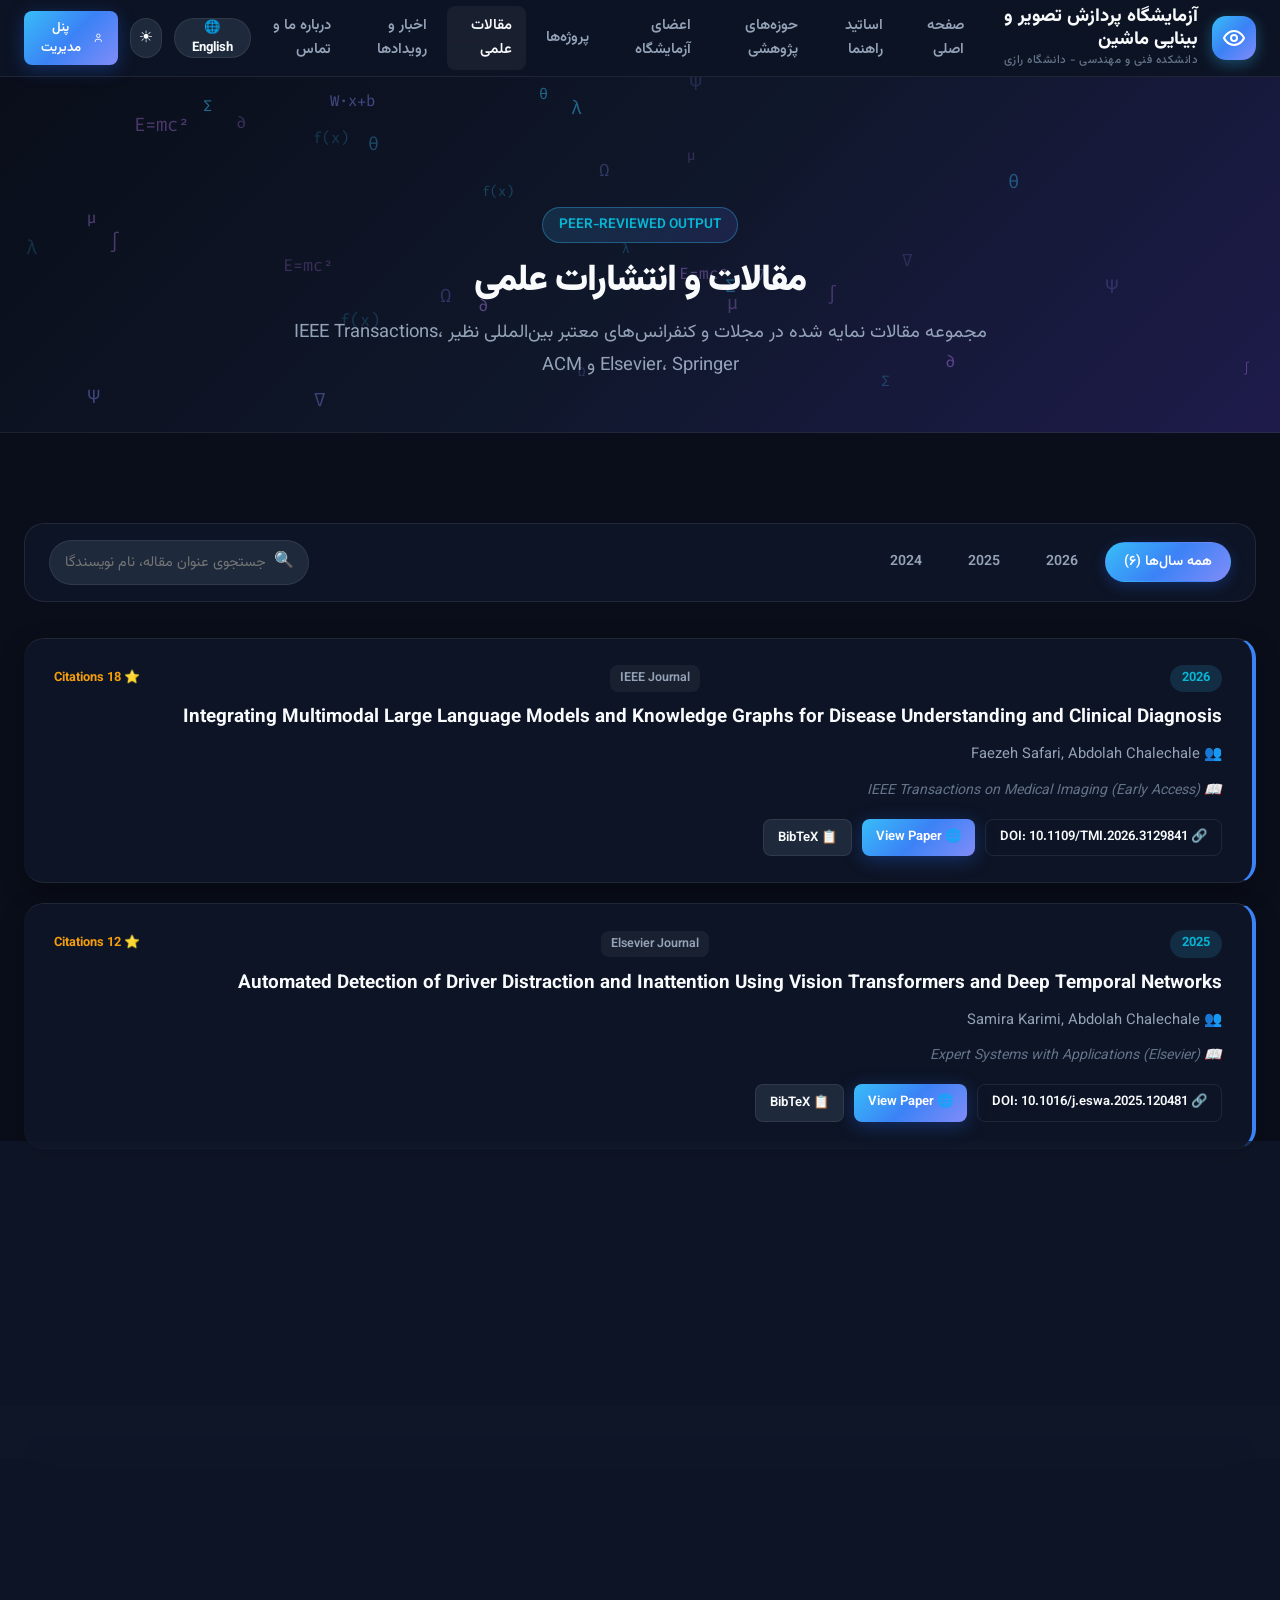
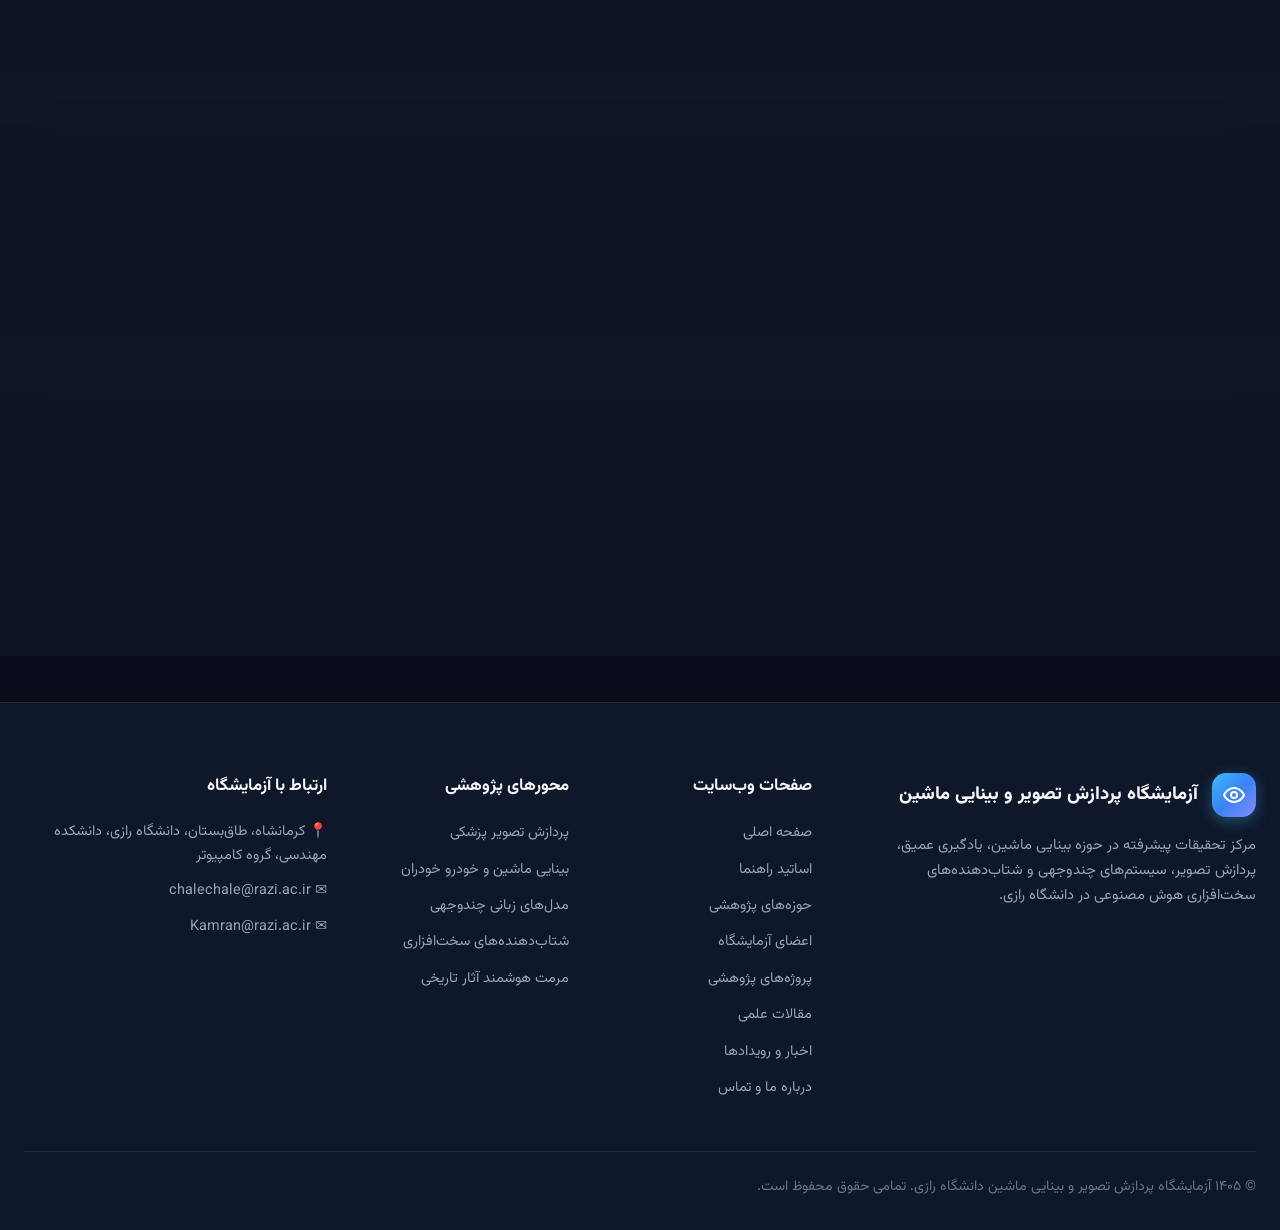
<file: publications.html>
<!DOCTYPE html>
<html lang="fa" dir="rtl" data-theme="dark">
<head>
    <meta charset="UTF-8">
    <meta name="viewport" content="width=device-width, initial-scale=1.0">
    <title>مقالات و انتشارات علمی | آزمایشگاه پردازش تصویر و بینایی ماشین</title>
    
    <!-- Google Fonts -->
    <link rel="preconnect" href="https://fonts.googleapis.com">
    <link rel="preconnect" href="https://fonts.gstatic.com" crossorigin>
    <link href="https://fonts.googleapis.com/css2?family=Plus+Jakarta+Sans:wght@300;400;500;600;700;800&family=Vazirmatn:wght@300;400;500;600;700;800;900&family=Fira+Code:wght@400;500;600&display=swap" rel="stylesheet">
    
    <link rel="stylesheet" href="research_portal/css/modern-theme.css">
    <style>
        .page-header {
            padding: 130px 0 50px 0;
            background: var(--gradient-hero);
            text-align: center;
            position: relative;
            overflow: hidden;
            border-bottom: 1px solid var(--border-color);
        }
    </style>
</head>
<body>

<!-- High-Tech Sticky Navbar -->
<header class="navbar">
    <div class="container navbar-container">
        <a href="index.html" class="nav-brand">
            <div class="nav-logo-icon">
                <svg viewBox="0 0 24 24" fill="none" stroke="currentColor" stroke-width="2">
                    <path d="M2 12s3-7 10-7 10 7 10 7-3 7-10 7-10-7-10-7Z"/>
                    <circle cx="12" cy="12" r="3"/>
                </svg>
            </div>
            <div class="nav-brand-text">
                <span class="nav-brand-title" id="t-nav-brand">آزمایشگاه پردازش تصویر و بینایی ماشین</span>
                <span class="nav-brand-sub" id="t-nav-sub">دانشکده فنی و مهندسی - دانشگاه رازی</span>
            </div>
        </a>

        <nav>
            <ul class="nav-menu">
                <li class="nav-item"><a href="index.html" class="nav-link" id="t-menu-home">صفحه اصلی</a></li>
                <li class="nav-item"><a href="faculty.html" class="nav-link" id="t-menu-faculty">اساتید راهنما</a></li>
                <li class="nav-item"><a href="research.html" class="nav-link" id="t-menu-research">حوزه‌های پژوهشی</a></li>
                <li class="nav-item"><a href="team.html" class="nav-link" id="t-menu-team">اعضای آزمایشگاه</a></li>
                <li class="nav-item"><a href="projects.html" class="nav-link" id="t-menu-projects">پروژه‌ها</a></li>
                <li class="nav-item"><a href="publications.html" class="nav-link active" id="t-menu-pubs">مقالات علمی</a></li>
                <li class="nav-item"><a href="news.html" class="nav-link" id="t-menu-news">اخبار و رویدادها</a></li>
                <li class="nav-item"><a href="contact.html" class="nav-link" id="t-menu-contact">درباره ما و تماس</a></li>
            </ul>
        </nav>

        <div class="nav-actions">
            <button type="button" class="lang-toggle" id="btn-toggle-language" title="English / فارسی">
                🌐 English
            </button>
            <button type="button" class="theme-toggle" id="btn-toggle-theme" title="تغییر تم">
                ☀️
            </button>
            <button type="button" class="btn btn-primary btn-sm" id="btn-open-admin" onclick="openAdminModal()">
                <svg width="14" height="14" viewBox="0 0 24 24" fill="none" stroke="currentColor" stroke-width="2"><path d="M19 21v-2a4 4 0 0 0-4-4H9a4 4 0 0 0-4 4v2"/><circle cx="12" cy="7" r="4"/></svg>
                <span id="t-nav-admin">پنل مدیریت</span>
            </button>
            <button class="mobile-toggle" aria-label="Menu">☰</button>
        </div>
    </div>
</header>

<!-- Page Header -->
<div class="page-header">
    <canvas class="page-canvas" id="canvas-publications"></canvas>
    <div class="container">
        <span class="section-badge">Peer-Reviewed Output</span>
        <h1 class="hero-title" style="font-size: 2.3rem; margin-bottom: 12px;">مقالات و انتشارات علمی</h1>
        <p class="hero-desc" style="max-width: 750px; margin: 0 auto;">
            مجموعه مقالات نمایه شده در مجلات و کنفرانس‌های معتبر بین‌المللی نظیر IEEE Transactions، Elsevier، Springer و ACM
        </p>
    </div>
</div>

<section class="section">
    <div class="container">
        
        <!-- Filter & Search -->
        <div class="filter-bar">
            <div class="filter-tabs">
                <button type="button" class="filter-btn pub-year-tab active" data-year="all">همه سال‌ها (۶)</button>
                <button type="button" class="filter-btn pub-year-tab" data-year="2026">2026</button>
                <button type="button" class="filter-btn pub-year-tab" data-year="2025">2025</button>
                <button type="button" class="filter-btn pub-year-tab" data-year="2024">2024</button>
            </div>

            <div class="search-input-wrap">
                <span class="search-icon-pos">🔍</span>
                <input type="text" id="pub-search-input" placeholder="جستجوی عنوان مقاله، نام نویسندگان، ژورنال...">
            </div>
        </div>

        <div class="pub-list" id="pub-list-container">
            
            <!-- Pub 1 -->
            <div class="glass-card pub-item" data-year="2026">
                <div class="pub-header">
                    <span class="pub-year-badge">2026</span>
                    <span class="pub-venue-badge">IEEE Journal</span>
                    <span style="font-size: 0.8rem; color: var(--accent-amber); font-weight: 700;">⭐ 18 Citations</span>
                </div>
                <h3 class="pub-title">Integrating Multimodal Large Language Models and Knowledge Graphs for Disease Understanding and Clinical Diagnosis</h3>
                <div class="pub-authors">👥 Faezeh Safari, Abdolah Chalechale</div>
                <div class="pub-journal">📖 IEEE Transactions on Medical Imaging (Early Access)</div>
                <div class="pub-actions">
                    <a href="https://doi.org/10.1109/TMI.2026.3129841" target="_blank" class="btn btn-outline btn-sm">🔗 DOI: 10.1109/TMI.2026.3129841</a>
                    <a href="https://ieeexplore.ieee.org" target="_blank" class="btn btn-primary btn-sm">🌐 View Paper</a>
                    <button type="button" class="btn btn-secondary btn-sm btn-bibtex" data-bibtex="@article{safari2026multimodal,\n  title={Integrating Multimodal Large Language Models and Knowledge Graphs for Disease Understanding},\n  author={Safari, Faezeh and Chalechale, Abdolah},\n  journal={IEEE Transactions on Medical Imaging},\n  year={2026}\n}">📋 BibTeX</button>
                </div>
            </div>

            <!-- Pub 2 -->
            <div class="glass-card pub-item" data-year="2025">
                <div class="pub-header">
                    <span class="pub-year-badge">2025</span>
                    <span class="pub-venue-badge">Elsevier Journal</span>
                    <span style="font-size: 0.8rem; color: var(--accent-amber); font-weight: 700;">⭐ 12 Citations</span>
                </div>
                <h3 class="pub-title">Automated Detection of Driver Distraction and Inattention Using Vision Transformers and Deep Temporal Networks</h3>
                <div class="pub-authors">👥 Samira Karimi, Abdolah Chalechale</div>
                <div class="pub-journal">📖 Expert Systems with Applications (Elsevier)</div>
                <div class="pub-actions">
                    <a href="https://doi.org/10.1016/j.eswa.2025.120481" target="_blank" class="btn btn-outline btn-sm">🔗 DOI: 10.1016/j.eswa.2025.120481</a>
                    <a href="https://sciencedirect.com" target="_blank" class="btn btn-primary btn-sm">🌐 View Paper</a>
                    <button type="button" class="btn btn-secondary btn-sm btn-bibtex" data-bibtex="@article{karimi2025driver,\n  title={Automated Detection of Driver Distraction Using Vision Transformers},\n  author={Karimi, Samira and Chalechale, Abdolah},\n  journal={Expert Systems with Applications},\n  year={2025}\n}">📋 BibTeX</button>
                </div>
            </div>

            <!-- Pub 3 -->
            <div class="glass-card pub-item" data-year="2025">
                <div class="pub-header">
                    <span class="pub-year-badge">2025</span>
                    <span class="pub-venue-badge">Elsevier Journal</span>
                    <span style="font-size: 0.8rem; color: var(--accent-amber); font-weight: 700;">⭐ 9 Citations</span>
                </div>
                <h3 class="pub-title">Deep Inpainting and Edge-Preserving Neural Networks for Restoration of Historical Buildings and Architectural Monuments</h3>
                <div class="pub-authors">👥 Sara Khezeli, Abdolah Chalechale</div>
                <div class="pub-journal">📖 Journal of Cultural Heritage (Elsevier)</div>
                <div class="pub-actions">
                    <a href="https://doi.org/10.1016/j.culher.2025.04.019" target="_blank" class="btn btn-outline btn-sm">🔗 DOI: 10.1016/j.culher.2025.04.019</a>
                    <a href="https://sciencedirect.com" target="_blank" class="btn btn-primary btn-sm">🌐 View Paper</a>
                    <button type="button" class="btn btn-secondary btn-sm btn-bibtex" data-bibtex="@article{khezeli2025restoration,\n  title={Deep Inpainting and Edge-Preserving Neural Networks for Historical Monuments},\n  author={Khezeli, Sara and Chalechale, Abdolah},\n  journal={Journal of Cultural Heritage},\n  year={2025}\n}">📋 BibTeX</button>
                </div>
            </div>

            <!-- Pub 4 -->
            <div class="glass-card pub-item" data-year="2024">
                <div class="pub-header">
                    <span class="pub-year-badge">2024</span>
                    <span class="pub-venue-badge">IEEE Journal</span>
                    <span style="font-size: 0.8rem; color: var(--accent-amber); font-weight: 700;">⭐ 24 Citations</span>
                </div>
                <h3 class="pub-title">Energy-Efficient Approximate Adder Design and Precision Scaling for Deep Neural Network Hardware Accelerators</h3>
                <div class="pub-authors">👥 Tayyaba Karimi, Arezo Kamran, Abdolah Chalechale</div>
                <div class="pub-journal">📖 IEEE Transactions on Circuits and Systems</div>
                <div class="pub-actions">
                    <a href="https://doi.org/10.1109/TCSI.2024.3089124" target="_blank" class="btn btn-outline btn-sm">🔗 DOI: 10.1109/TCSI.2024.3089124</a>
                    <a href="https://ieeexplore.ieee.org" target="_blank" class="btn btn-primary btn-sm">🌐 View Paper</a>
                    <button type="button" class="btn btn-secondary btn-sm btn-bibtex" data-bibtex="@article{karimi2024approximate,\n  title={Energy-Efficient Approximate Adder Design for DNN Accelerators},\n  author={Karimi, Tayyaba and Kamran, Arezo and Chalechale, Abdolah},\n  journal={IEEE Transactions on Circuits and Systems},\n  year={2024}\n}">📋 BibTeX</button>
                </div>
            </div>

            <!-- Pub 5 -->
            <div class="glass-card pub-item" data-year="2024">
                <div class="pub-header">
                    <span class="pub-year-badge">2024</span>
                    <span class="pub-venue-badge">Elsevier Journal</span>
                    <span style="font-size: 0.8rem; color: var(--accent-amber); font-weight: 700;">⭐ 15 Citations</span>
                </div>
                <h3 class="pub-title">Early Diagnosis of Alzheimer Disease from Multimodal MRI and Clinical Cognitive Data Using Ensemble Deep Networks</h3>
                <div class="pub-authors">👥 Fatemeh Khalvandi, Abdolah Chalechale</div>
                <div class="pub-journal">📖 Computers in Biology and Medicine</div>
                <div class="pub-actions">
                    <a href="https://doi.org/10.1016/j.compbiomed.2024.108221" target="_blank" class="btn btn-outline btn-sm">🔗 DOI: 10.1016/j.compbiomed.2024.108221</a>
                    <a href="https://sciencedirect.com" target="_blank" class="btn btn-primary btn-sm">🌐 View Paper</a>
                    <button type="button" class="btn btn-secondary btn-sm btn-bibtex" data-bibtex="@article{khalvandi2024alzheimer,\n  title={Early Diagnosis of Alzheimer Disease from Multimodal MRI},\n  author={Khalvandi, Fatemeh and Chalechale, Abdolah},\n  journal={Computers in Biology and Medicine},\n  year={2024}\n}">📋 BibTeX</button>
                </div>
            </div>

            <!-- Pub 6 -->
            <div class="glass-card pub-item" data-year="2024">
                <div class="pub-header">
                    <span class="pub-year-badge">2024</span>
                    <span class="pub-venue-badge">Elsevier Journal</span>
                    <span style="font-size: 0.8rem; color: var(--accent-amber); font-weight: 700;">⭐ 11 Citations</span>
                </div>
                <h3 class="pub-title">Segmented Approximate Collector with Error Correction Unit for Low-Power Edge Computing and Vision Sensors</h3>
                <div class="pub-authors">👥 Roghayeh Moradi, Arezo Kamran</div>
                <div class="pub-journal">📖 Integration, the VLSI Journal</div>
                <div class="pub-actions">
                    <a href="https://doi.org/10.1016/j.vlsi.2024.102148" target="_blank" class="btn btn-outline btn-sm">🔗 DOI: 10.1016/j.vlsi.2024.102148</a>
                    <a href="https://sciencedirect.com" target="_blank" class="btn btn-primary btn-sm">🌐 View Paper</a>
                    <button type="button" class="btn btn-secondary btn-sm btn-bibtex" data-bibtex="@article{moradi2024segmented,\n  title={Segmented Approximate Collector with Error Correction Unit for Low-Power Edge Computing},\n  author={Moradi, Roghayeh and Kamran, Arezo},\n  journal={Integration, the VLSI Journal},\n  year={2024}\n}">📋 BibTeX</button>
                </div>
            </div>

        </div>

    </div>
</section>

<!-- Footer -->
<footer class="footer">
    <div class="container">
        <div class="footer-grid">
            <div>
                <div class="nav-brand">
                    <div class="nav-logo-icon">
                        <svg viewBox="0 0 24 24" fill="none" stroke="currentColor" stroke-width="2">
                            <path d="M2 12s3-7 10-7 10 7 10 7-3 7-10 7-10-7-10-7Z"/>
                            <circle cx="12" cy="12" r="3"/>
                        </svg>
                    </div>
                    <span class="nav-brand-title">آزمایشگاه پردازش تصویر و بینایی ماشین</span>
                </div>
                <p class="footer-brand-desc">
                    مرکز تحقیقات پیشرفته در حوزه بینایی ماشین، یادگیری عمیق، پردازش تصویر، سیستم‌های چندوجهی و شتاب‌دهنده‌های سخت‌افزاری هوش مصنوعی در دانشگاه رازی.
                </p>
            </div>

            <div>
                <h4 class="footer-heading">صفحات وب‌سایت</h4>
                <ul class="footer-links">
                    <li><a href="index.html">صفحه اصلی</a></li>
                    <li><a href="faculty.html">اساتید راهنما</a></li>
                    <li><a href="research.html">حوزه‌های پژوهشی</a></li>
                    <li><a href="team.html">اعضای آزمایشگاه</a></li>
                    <li><a href="projects.html">پروژه‌های پژوهشی</a></li>
                    <li><a href="publications.html">مقالات علمی</a></li>
                    <li><a href="news.html">اخبار و رویدادها</a></li>
                    <li><a href="contact.html">درباره ما و تماس</a></li>
                </ul>
            </div>

            <div>
                <h4 class="footer-heading">محورهای پژوهشی</h4>
                <ul class="footer-links">
                    <li><a href="research.html">پردازش تصویر پزشکی</a></li>
                    <li><a href="research.html">بینایی ماشین و خودرو خودران</a></li>
                    <li><a href="research.html">مدل‌های زبانی چندوجهی</a></li>
                    <li><a href="research.html">شتاب‌دهنده‌های سخت‌افزاری</a></li>
                    <li><a href="research.html">مرمت هوشمند آثار تاریخی</a></li>
                </ul>
            </div>

            <div>
                <h4 class="footer-heading">ارتباط با آزمایشگاه</h4>
                <ul class="footer-links">
                    <li style="color: var(--text-secondary); font-size: 0.9rem;">📍 کرمانشاه، طاق‌بستان، دانشگاه رازی، دانشکده مهندسی، گروه کامپیوتر</li>
                    <li><a href="mailto:chalechale@razi.ac.ir">✉️ chalechale@razi.ac.ir</a></li>
                    <li><a href="mailto:Kamran@razi.ac.ir">✉️ Kamran@razi.ac.ir</a></li>
                </ul>
            </div>
        </div>

        <div class="footer-bottom">
            <div>
                © ۱۴۰۵ آزمایشگاه پردازش تصویر و بینایی ماشین دانشگاه رازی. تمامی حقوق محفوظ است.
            </div>
        </div>
    </div>
</footer>

<!-- BibTeX Modal -->
<div class="modal-overlay" id="bibtex-modal">
    <div class="modal-card">
        <button class="modal-close" type="button">✕</button>
        <h3 style="color: var(--text-primary); margin-bottom: 12px; display: flex; align-items: center; gap: 8px;">
            📚 استناد BibTeX مقاله
        </h3>
        <p style="font-size: 0.88rem; color: var(--text-secondary); margin-bottom: 12px;">
            استناد زیر را کپی کرده و در مراجع لاتک (LaTeX) یا فایل‌های .bib خود استفاده فرمایید:
        </p>
        <pre class="bibtex-box" id="bibtex-content"></pre>
        <div style="display: flex; justify-content: flex-end; gap: 10px;">
            <button type="button" class="btn btn-primary btn-sm" id="btn-copy-bibtex">
                📋 کپی استناد
            </button>
        </div>
    </div>
</div>

<script>
document.addEventListener('DOMContentLoaded', () => {
    let currentYear = 'all';
    let currentSearch = '';

    const items = document.querySelectorAll('.pub-item');
    const input = document.getElementById('pub-search-input');

    function filterPubs() {
        const q = currentSearch.trim().toLowerCase();
        items.forEach(item => {
            const y = item.getAttribute('data-year');
            const text = item.textContent.toLowerCase();

            const matchYear = (currentYear === 'all' || y === currentYear);
            const matchSearch = (!q || text.includes(q));

            item.style.display = (matchYear && matchSearch) ? 'block' : 'none';
        });
    }

    document.querySelectorAll('.pub-year-tab').forEach(btn => {
        btn.addEventListener('click', () => {
            document.querySelectorAll('.pub-year-tab').forEach(b => b.classList.remove('active'));
            btn.classList.add('active');
            currentYear = btn.getAttribute('data-year');
            filterPubs();
        });
    });

    input.addEventListener('input', (e) => {
        currentSearch = e.target.value;
        filterPubs();
    });
});
</script>

<!-- Interactive Admin Control Center Modal -->
<div class="modal-overlay" id="admin-modal">
    <div class="modal-card" style="max-width: 780px; width: 94%;">
        <button class="modal-close" type="button" onclick="document.getElementById('admin-modal').classList.remove('active')">✕</button>
        
        <div id="admin-login-view">
            <div style="text-align: center; margin-bottom: 24px;">
                <div style="font-size: 2.6rem; margin-bottom: 8px;">🔐</div>
                <h2 style="font-size: 1.6rem; color: var(--text-primary); margin-bottom: 6px;">ورود به پنل مدیریت آزمایشگاه</h2>
                <p style="color: var(--text-muted); font-size: 0.9rem;">نام کاربری: <code>admin</code> | رمز عبور: <code>admin123</code></p>
            </div>

            <div id="admin-login-err" style="display: none; background: rgba(239, 68, 68, 0.15); border: 1px solid rgba(239, 68, 68, 0.3); color: #f87171; padding: 12px; border-radius: 8px; margin-bottom: 16px; text-align: center; font-size: 0.9rem;">
                نام کاربری یا رمز عبور اشتباه است!
            </div>

            <form id="admin-login-form" onsubmit="handleAdminLogin(event)">
                <div class="form-group" style="margin-bottom: 16px;">
                    <label class="form-label" style="display: block; margin-bottom: 6px; font-weight: 600;">نام کاربری (Username)</label>
                    <input type="text" id="adm-user" class="form-control" style="width: 100%; padding: 12px; background: var(--bg-primary); border: 1px solid var(--border-color); border-radius: 8px; color: #fff;" value="admin" required>
                </div>
                <div class="form-group" style="margin-bottom: 20px;">
                    <label class="form-label" style="display: block; margin-bottom: 6px; font-weight: 600;">رمز عبور (Password)</label>
                    <input type="password" id="adm-pass" class="form-control" style="width: 100%; padding: 12px; background: var(--bg-primary); border: 1px solid var(--border-color); border-radius: 8px; color: #fff;" value="admin123" required>
                </div>
                <button type="submit" class="btn btn-primary" style="width: 100%; padding: 12px; font-weight: 700;">
                    ورود به سیستم (Sign In)
                </button>
            </form>
        </div>

        <div id="admin-dash-view" style="display: none;">
            <div style="display: flex; justify-content: space-between; align-items: center; border-bottom: 1px solid var(--border-color); padding-bottom: 16px; margin-bottom: 20px;">
                <div>
                    <h2 style="font-size: 1.4rem; color: var(--text-primary);">📊 پیشخوان مدیریت پرتال (Admin CMS)</h2>
                    <p style="font-size: 0.85rem; color: var(--text-muted);">خوش آمدید، مدیر سیستم | دسترسی به مدیریت اساتید، دانشجویان و مقالات</p>
                </div>
                <button type="button" class="btn btn-outline btn-sm" onclick="handleAdminLogout()">🚪 خروج</button>
            </div>

            <div style="display: grid; grid-template-columns: repeat(auto-fit, minmax(130px, 1fr)); gap: 12px; margin-bottom: 20px;">
                <div style="background: var(--bg-primary); border: 1px solid var(--border-color); padding: 14px; border-radius: 8px; text-align: center;">
                    <div style="font-size: 1.6rem; font-weight: 800; color: var(--accent-cyan);">35</div>
                    <div style="font-size: 0.78rem; color: var(--text-muted);">کل پژوهشگران</div>
                </div>
                <div style="background: var(--bg-primary); border: 1px solid var(--border-color); padding: 14px; border-radius: 8px; text-align: center;">
                    <div style="font-size: 1.6rem; font-weight: 800; color: var(--accent-purple);">9</div>
                    <div style="font-size: 0.78rem; color: var(--text-muted);">دانشجوی دکتری</div>
                </div>
                <div style="background: var(--bg-primary); border: 1px solid var(--border-color); padding: 14px; border-radius: 8px; text-align: center;">
                    <div style="font-size: 1.6rem; font-weight: 800; color: var(--accent-blue);">22</div>
                    <div style="font-size: 0.78rem; color: var(--text-muted);">دانشجوی ارشد</div>
                </div>
                <div style="background: var(--bg-primary); border: 1px solid var(--border-color); padding: 14px; border-radius: 8px; text-align: center;">
                    <div style="font-size: 1.6rem; font-weight: 800; color: var(--accent-emerald);">4</div>
                    <div style="font-size: 0.78rem; color: var(--text-muted);">فارغ‌التحصیل</div>
                </div>
            </div>

            <div style="margin-bottom: 16px; display: flex; gap: 8px; flex-wrap: wrap;">
                <button type="button" class="btn btn-primary btn-sm" onclick="alert('فرم افزودن دانشجو در نسخه پایگاه‌داده فعال است.')">➕ افزودن دانشجو</button>
                <button type="button" class="btn btn-secondary btn-sm" onclick="alert('فرم افزودن مقاله در نسخه پایگاه‌داده فعال است.')">📚 ثبت مقاله جدید</button>
                <a href="team.html" class="btn btn-outline btn-sm">👥 مدیریت اعضا</a>
            </div>

            <div style="max-height: 240px; overflow-y: auto; border: 1px solid var(--border-color); border-radius: 8px;">
                <table style="width: 100%; border-collapse: collapse; font-size: 0.85rem; text-align: right;">
                    <thead>
                        <tr style="background: var(--bg-primary); border-bottom: 1px solid var(--border-color);">
                            <th style="padding: 10px;">نام پژوهشگر</th>
                            <th style="padding: 10px;">مقطع</th>
                            <th style="padding: 10px;">استاد راهنما</th>
                        </tr>
                    </thead>
                    <tbody>
                        <tr style="border-bottom: 1px solid var(--border-color);"><td style="padding: 10px; font-weight: 600;">فائزه صفری</td><td style="padding: 10px;">PhD</td><td style="padding: 10px; color: var(--accent-cyan);">دکتر عبدالله چاله چاله</td></tr>
                        <tr style="border-bottom: 1px solid var(--border-color);"><td style="padding: 10px; font-weight: 600;">عارف عارف‌نیا</td><td style="padding: 10px;">PhD</td><td style="padding: 10px; color: var(--accent-cyan);">دکتر عبدالله چاله چاله</td></tr>
                        <tr style="border-bottom: 1px solid var(--border-color);"><td style="padding: 10px; font-weight: 600;">طاهره کرمی</td><td style="padding: 10px;">PhD</td><td style="padding: 10px; color: var(--accent-cyan);">دکتر عبدالله چاله چاله</td></tr>
                        <tr style="border-bottom: 1px solid var(--border-color);"><td style="padding: 10px; font-weight: 600;">سمانه خسروی</td><td style="padding: 10px;">PhD</td><td style="padding: 10px; color: var(--accent-cyan);">دکتر آرزو کامران</td></tr>
                        <tr style="border-bottom: 1px solid var(--border-color);"><td style="padding: 10px; font-weight: 600;">فاطمه خلوندی</td><td style="padding: 10px;">MSc</td><td style="padding: 10px; color: var(--accent-cyan);">دکتر عبدالله چاله چاله</td></tr>
                        <tr style="border-bottom: 1px solid var(--border-color);"><td style="padding: 10px; font-weight: 600;">طیبه کریمی</td><td style="padding: 10px;">Alumni</td><td style="padding: 10px; color: var(--accent-cyan);">دکتر آرزو کامران</td></tr>
                    </tbody>
                </table>
            </div>
        </div>
    </div>
</div>

<script>
function openAdminModal() {
    const modal = document.getElementById('admin-modal');
    if (modal) modal.classList.add('active');
}
function handleAdminLogin(e) {
    if (e) e.preventDefault();
    const user = document.getElementById('adm-user')?.value.trim();
    const pass = document.getElementById('adm-pass')?.value.trim();
    const err = document.getElementById('admin-login-err');
    if (user === 'admin' && pass === 'admin123') {
        if (err) err.style.display = 'none';
        document.getElementById('admin-login-view').style.display = 'none';
        document.getElementById('admin-dash-view').style.display = 'block';
    } else {
        if (err) err.style.display = 'block';
    }
}
function handleAdminLogout() {
    document.getElementById('admin-dash-view').style.display = 'none';
    document.getElementById('admin-login-view').style.display = 'block';
}
</script>

<script src="research_portal/js/main.js?v=11"></script>
</body>
</html>
</file>
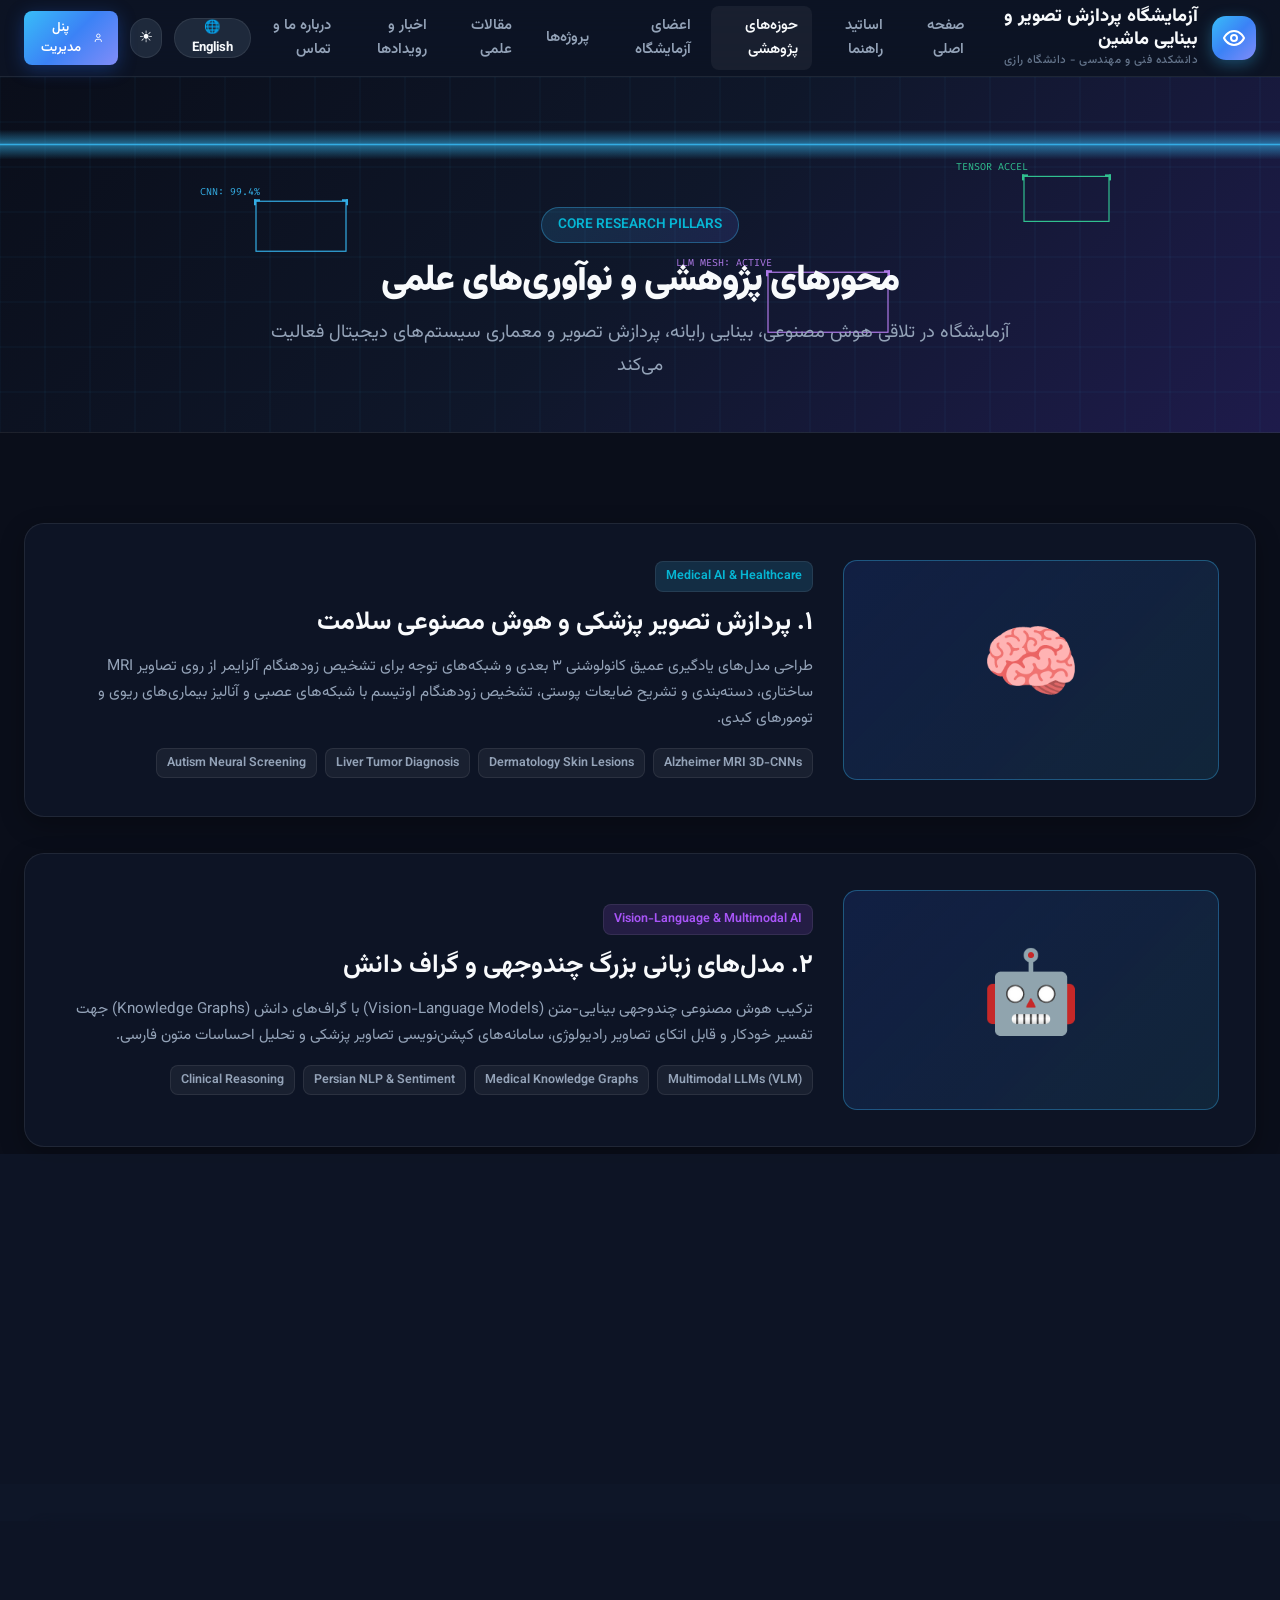
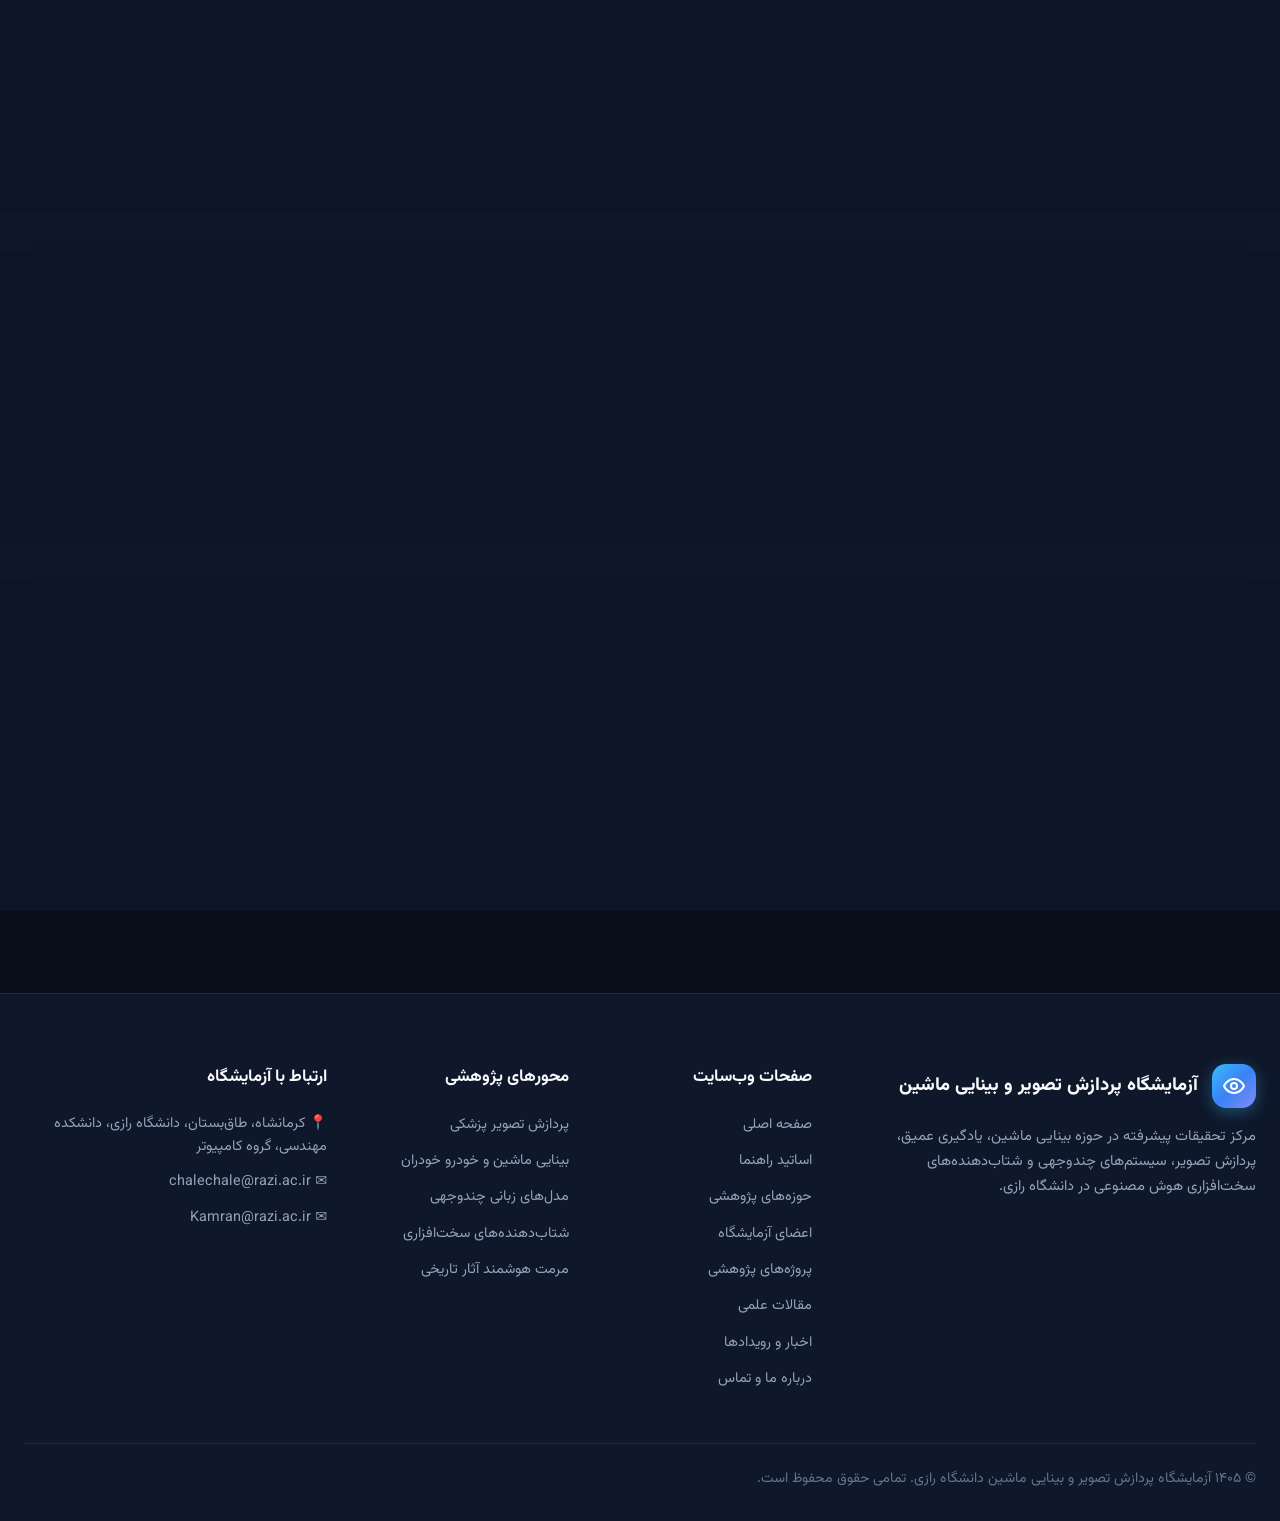
<file: research.html>
<!DOCTYPE html>
<html lang="fa" dir="rtl" data-theme="dark">
<head>
    <meta charset="UTF-8">
    <meta name="viewport" content="width=device-width, initial-scale=1.0">
    <title>حوزه‌های پژوهشی و نوآوری | آزمایشگاه پردازش تصویر و بینایی ماشین</title>
    
    <!-- Google Fonts -->
    <link rel="preconnect" href="https://fonts.googleapis.com">
    <link rel="preconnect" href="https://fonts.gstatic.com" crossorigin>
    <link href="https://fonts.googleapis.com/css2?family=Plus+Jakarta+Sans:wght@300;400;500;600;700;800&family=Vazirmatn:wght@300;400;500;600;700;800;900&family=Fira+Code:wght@400;500;600&display=swap" rel="stylesheet">
    
    <link rel="stylesheet" href="research_portal/css/modern-theme.css">
    <style>
        .page-header {
            padding: 130px 0 50px 0;
            background: var(--gradient-hero);
            text-align: center;
            position: relative;
            overflow: hidden;
            border-bottom: 1px solid var(--border-color);
        }
        .pillar-card {
            display: grid;
            grid-template-columns: 1fr 2fr;
            gap: 30px;
            margin-bottom: 36px;
            padding: 36px;
            align-items: center;
        }
        @media (max-width: 860px) {
            .pillar-card {
                grid-template-columns: 1fr;
            }
        }
        .pillar-visual {
            background: linear-gradient(135deg, rgba(30, 58, 138, 0.3), rgba(56, 189, 248, 0.1));
            border: 1px solid var(--border-glow);
            border-radius: var(--radius-md);
            height: 220px;
            display: flex;
            align-items: center;
            justify-content: center;
            font-size: 5rem;
        }
    </style>
</head>
<body>

<!-- High-Tech Sticky Navbar -->
<header class="navbar">
    <div class="container navbar-container">
        <a href="index.html" class="nav-brand">
            <div class="nav-logo-icon">
                <svg viewBox="0 0 24 24" fill="none" stroke="currentColor" stroke-width="2">
                    <path d="M2 12s3-7 10-7 10 7 10 7-3 7-10 7-10-7-10-7Z"/>
                    <circle cx="12" cy="12" r="3"/>
                </svg>
            </div>
            <div class="nav-brand-text">
                <span class="nav-brand-title" id="t-nav-brand">آزمایشگاه پردازش تصویر و بینایی ماشین</span>
                <span class="nav-brand-sub" id="t-nav-sub">دانشکده فنی و مهندسی - دانشگاه رازی</span>
            </div>
        </a>

        <nav>
            <ul class="nav-menu">
                <li class="nav-item"><a href="index.html" class="nav-link" id="t-menu-home">صفحه اصلی</a></li>
                <li class="nav-item"><a href="faculty.html" class="nav-link" id="t-menu-faculty">اساتید راهنما</a></li>
                <li class="nav-item"><a href="research.html" class="nav-link active" id="t-menu-research">حوزه‌های پژوهشی</a></li>
                <li class="nav-item"><a href="team.html" class="nav-link" id="t-menu-team">اعضای آزمایشگاه</a></li>
                <li class="nav-item"><a href="projects.html" class="nav-link" id="t-menu-projects">پروژه‌ها</a></li>
                <li class="nav-item"><a href="publications.html" class="nav-link" id="t-menu-pubs">مقالات علمی</a></li>
                <li class="nav-item"><a href="news.html" class="nav-link" id="t-menu-news">اخبار و رویدادها</a></li>
                <li class="nav-item"><a href="contact.html" class="nav-link" id="t-menu-contact">درباره ما و تماس</a></li>
            </ul>
        </nav>

        <div class="nav-actions">
            <button type="button" class="lang-toggle" id="btn-toggle-language" title="English / فارسی">
                🌐 English
            </button>
            <button type="button" class="theme-toggle" id="btn-toggle-theme" title="تغییر تم">
                ☀️
            </button>
            <button type="button" class="btn btn-primary btn-sm" id="btn-open-admin" onclick="openAdminModal()">
                <svg width="14" height="14" viewBox="0 0 24 24" fill="none" stroke="currentColor" stroke-width="2"><path d="M19 21v-2a4 4 0 0 0-4-4H9a4 4 0 0 0-4 4v2"/><circle cx="12" cy="7" r="4"/></svg>
                <span id="t-nav-admin">پنل مدیریت</span>
            </button>
            <button class="mobile-toggle" aria-label="Menu">☰</button>
        </div>
    </div>
</header>

<!-- Page Header -->
<div class="page-header">
    <canvas class="page-canvas" id="canvas-research"></canvas>
    <div class="container">
        <span class="section-badge">Core Research Pillars</span>
        <h1 class="hero-title" style="font-size: 2.3rem; margin-bottom: 12px;">محورهای پژوهشی و نوآوری‌های علمی</h1>
        <p class="hero-desc" style="max-width: 750px; margin: 0 auto;">
            آزمایشگاه در تلاقی هوش مصنوعی، بینایی رایانه، پردازش تصویر و معماری سیستم‌های دیجیتال فعالیت می‌کند
        </p>
    </div>
</div>

<!-- Research Pillars Grid -->
<section class="section">
    <div class="container">
        
        <!-- Pillar 1 -->
        <div class="glass-card pillar-card">
            <div class="pillar-visual">🧠</div>
            <div>
                <span class="tag" style="background: rgba(56, 189, 248, 0.15); color: var(--accent-cyan); margin-bottom: 10px; display: inline-block;">Medical AI & Healthcare</span>
                <h2 style="font-size: 1.6rem; color: var(--text-primary); margin-bottom: 10px;">۱. پردازش تصویر پزشکی و هوش مصنوعی سلامت</h2>
                <p style="color: var(--text-secondary); font-size: 0.95rem; line-height: 1.7; margin-bottom: 16px;">
                    طراحی مدل‌های یادگیری عمیق کانولوشنی ۳ بعدی و شبکه‌های توجه برای تشخیص زودهنگام آلزایمر از روی تصاویر MRI ساختاری، دسته‌بندی و تشریح ضایعات پوستی، تشخیص زودهنگام اوتیسم با شبکه‌های عصبی و آنالیز بیماری‌های ریوی و تومورهای کبدی.
                </p>
                <div class="research-tags">
                    <span class="tag">Alzheimer MRI 3D-CNNs</span>
                    <span class="tag">Dermatology Skin Lesions</span>
                    <span class="tag">Liver Tumor Diagnosis</span>
                    <span class="tag">Autism Neural Screening</span>
                </div>
            </div>
        </div>

        <!-- Pillar 2 -->
        <div class="glass-card pillar-card">
            <div class="pillar-visual">🤖</div>
            <div>
                <span class="tag" style="background: rgba(168, 85, 247, 0.15); color: var(--accent-purple); margin-bottom: 10px; display: inline-block;">Vision-Language & Multimodal AI</span>
                <h2 style="font-size: 1.6rem; color: var(--text-primary); margin-bottom: 10px;">۲. مدل‌های زبانی بزرگ چندوجهی و گراف دانش</h2>
                <p style="color: var(--text-secondary); font-size: 0.95rem; line-height: 1.7; margin-bottom: 16px;">
                    ترکیب هوش مصنوعی چندوجهی بینایی-متن (Vision-Language Models) با گراف‌های دانش (Knowledge Graphs) جهت تفسیر خودکار و قابل اتکای تصاویر رادیولوژی، سامانه‌های کپشن‌نویسی تصاویر پزشکی و تحلیل احساسات متون فارسی.
                </p>
                <div class="research-tags">
                    <span class="tag">Multimodal LLMs (VLM)</span>
                    <span class="tag">Medical Knowledge Graphs</span>
                    <span class="tag">Persian NLP & Sentiment</span>
                    <span class="tag">Clinical Reasoning</span>
                </div>
            </div>
        </div>

        <!-- Pillar 3 -->
        <div class="glass-card pillar-card">
            <div class="pillar-visual">🚗</div>
            <div>
                <span class="tag" style="background: rgba(59, 130, 246, 0.15); color: var(--accent-blue); margin-bottom: 10px; display: inline-block;">Autonomous Vision & Edge AI</span>
                <h2 style="font-size: 1.6rem; color: var(--text-primary); margin-bottom: 10px;">۳. بینایی ماشین و خودروهای خودران</h2>
                <p style="color: var(--text-secondary); font-size: 0.95rem; line-height: 1.7; margin-bottom: 16px;">
                    سامانه‌های بی‌درنگ تشخیص حواس‌پرتی، خستگی و خواب‌آلودگی راننده خودرو با ترانسفورمرهای بینایی و شبکه‌های زمانی عمیق، به همراه الگوریتم‌های بازشناسی بلادرنگ علائم ترافیکی و ردیابی موانع جاده‌ای روی پردازنده‌های لبه (Edge Devices).
                </p>
                <div class="research-tags">
                    <span class="tag">Driver Distraction Monitoring</span>
                    <span class="tag">Traffic Sign Recognition</span>
                    <span class="tag">Vision Transformers (ViT)</span>
                    <span class="tag">Real-Time Jetson Inference</span>
                </div>
            </div>
        </div>

        <!-- Pillar 4 -->
        <div class="glass-card pillar-card">
            <div class="pillar-visual">🏛️</div>
            <div>
                <span class="tag" style="background: rgba(245, 158, 11, 0.15); color: var(--accent-amber); margin-bottom: 10px; display: inline-block;">Generative AI & Cultural Heritage</span>
                <h2 style="font-size: 1.6rem; color: var(--text-primary); margin-bottom: 10px;">۴. مرمت هوشمند آثار و بناهای تاریخی</h2>
                <p style="color: var(--text-secondary); font-size: 0.95rem; line-height: 1.7; margin-bottom: 16px;">
                    استفاده از شبکه‌های عصبی مولد پیشرفته (Generative Adversarial Networks & Diffusion Models) برای بازسازی و Inpainting هوشمند کتیبه‌های تاریخی فرسوده، مرمت خودکار بناها با حفظ هندسه و خطوط لبه معماری و تشخیص اصالت اسناد تاریخی.
                </p>
                <div class="research-tags">
                    <span class="tag">Deep Neural Inpainting</span>
                    <span class="tag">Historical Texture Synthesis</span>
                    <span class="tag">Edge-Preserving GANs</span>
                    <span class="tag">Monument Restoration</span>
                </div>
            </div>
        </div>

        <!-- Pillar 5 -->
        <div class="glass-card pillar-card">
            <div class="pillar-visual">⚡</div>
            <div>
                <span class="tag" style="background: rgba(16, 185, 129, 0.15); color: var(--accent-emerald); margin-bottom: 10px; display: inline-block;">Hardware Acceleration & Approximate Computing</span>
                <h2 style="font-size: 1.6rem; color: var(--text-primary); margin-bottom: 10px;">۵. محاسبات تقریبی و شتاب‌دهنده‌های سخت‌افزاری</h2>
                <p style="color: var(--text-secondary); font-size: 0.95rem; line-height: 1.7; margin-bottom: 16px;">
                    طراحی و پیاده‌سازی تراشه‌های دیجیتال و بردهای FPGA با استفاده از واحدهای محاسباتی تقریبی (Approximate Adders & Multipliers) جهت کاهش مصرف توان و تاخیر محاسباتی در شتاب‌بخشی استنتاج شبکه‌های یادگیری عمیق در اینترنت اشیاء.
                </p>
                <div class="research-tags">
                    <span class="tag">Approximate Adders / ALUs</span>
                    <span class="tag">Energy-Delay Optimization</span>
                    <span class="tag">FPGA / ASIC Accelerators</span>
                    <span class="tag">Digital Testing & Verification</span>
                </div>
            </div>
        </div>

        <!-- Pillar 6 -->
        <div class="glass-card pillar-card">
            <div class="pillar-visual">🔍</div>
            <div>
                <span class="tag" style="background: rgba(236, 72, 153, 0.15); color: #ec4899; margin-bottom: 10px; display: inline-block;">Industrial Vision & Quality Inspection</span>
                <h2 style="font-size: 1.6rem; color: var(--text-primary); margin-bottom: 10px;">۶. بینایی صنعتی و کنترل کیفی خودکار</h2>
                <p style="color: var(--text-secondary); font-size: 0.95rem; line-height: 1.7; margin-bottom: 16px;">
                    سامانه‌های هوشمند بینایی ماشین جهت بازرسی کیفی بدون تخریب در خطوط تولید پیوسته، شناسایی خودکار عیوب چوب و الوار، تشخیص ناهنجاری در داده‌های مالی و تحلیل هوشمند شبکه‌های صنعتی.
                </p>
                <div class="research-tags">
                    <span class="tag">Wood Defect Detection</span>
                    <span class="tag">Surface Anomaly Segmentation</span>
                    <span class="tag">Continuous Quality Control</span>
                    <span class="tag">Automated Optical Inspection</span>
                </div>
            </div>
        </div>

    </div>
</section>

<!-- Footer -->
<footer class="footer">
    <div class="container">
        <div class="footer-grid">
            <div>
                <div class="nav-brand">
                    <div class="nav-logo-icon">
                        <svg viewBox="0 0 24 24" fill="none" stroke="currentColor" stroke-width="2">
                            <path d="M2 12s3-7 10-7 10 7 10 7-3 7-10 7-10-7-10-7Z"/>
                            <circle cx="12" cy="12" r="3"/>
                        </svg>
                    </div>
                    <span class="nav-brand-title">آزمایشگاه پردازش تصویر و بینایی ماشین</span>
                </div>
                <p class="footer-brand-desc">
                    مرکز تحقیقات پیشرفته در حوزه بینایی ماشین، یادگیری عمیق، پردازش تصویر، سیستم‌های چندوجهی و شتاب‌دهنده‌های سخت‌افزاری هوش مصنوعی در دانشگاه رازی.
                </p>
            </div>

            <div>
                <h4 class="footer-heading">صفحات وب‌سایت</h4>
                <ul class="footer-links">
                    <li><a href="index.html">صفحه اصلی</a></li>
                    <li><a href="faculty.html">اساتید راهنما</a></li>
                    <li><a href="research.html">حوزه‌های پژوهشی</a></li>
                    <li><a href="team.html">اعضای آزمایشگاه</a></li>
                    <li><a href="projects.html">پروژه‌های پژوهشی</a></li>
                    <li><a href="publications.html">مقالات علمی</a></li>
                    <li><a href="news.html">اخبار و رویدادها</a></li>
                    <li><a href="contact.html">درباره ما و تماس</a></li>
                </ul>
            </div>

            <div>
                <h4 class="footer-heading">محورهای پژوهشی</h4>
                <ul class="footer-links">
                    <li><a href="research.html">پردازش تصویر پزشکی</a></li>
                    <li><a href="research.html">بینایی ماشین و خودرو خودران</a></li>
                    <li><a href="research.html">مدل‌های زبانی چندوجهی</a></li>
                    <li><a href="research.html">شتاب‌دهنده‌های سخت‌افزاری</a></li>
                    <li><a href="research.html">مرمت هوشمند آثار تاریخی</a></li>
                </ul>
            </div>

            <div>
                <h4 class="footer-heading">ارتباط با آزمایشگاه</h4>
                <ul class="footer-links">
                    <li style="color: var(--text-secondary); font-size: 0.9rem;">📍 کرمانشاه، طاق‌بستان، دانشگاه رازی، دانشکده مهندسی، گروه کامپیوتر</li>
                    <li><a href="mailto:chalechale@razi.ac.ir">✉️ chalechale@razi.ac.ir</a></li>
                    <li><a href="mailto:Kamran@razi.ac.ir">✉️ Kamran@razi.ac.ir</a></li>
                </ul>
            </div>
        </div>

        <div class="footer-bottom">
            <div>
                © ۱۴۰۵ آزمایشگاه پردازش تصویر و بینایی ماشین دانشگاه رازی. تمامی حقوق محفوظ است.
            </div>
        </div>
    </div>
</footer>

<!-- Interactive Admin Control Center Modal -->
<div class="modal-overlay" id="admin-modal">
    <div class="modal-card" style="max-width: 780px; width: 94%;">
        <button class="modal-close" type="button" onclick="document.getElementById('admin-modal').classList.remove('active')">✕</button>
        
        <div id="admin-login-view">
            <div style="text-align: center; margin-bottom: 24px;">
                <div style="font-size: 2.6rem; margin-bottom: 8px;">🔐</div>
                <h2 style="font-size: 1.6rem; color: var(--text-primary); margin-bottom: 6px;">ورود به پنل مدیریت آزمایشگاه</h2>
                <p style="color: var(--text-muted); font-size: 0.9rem;">نام کاربری: <code>admin</code> | رمز عبور: <code>admin123</code></p>
            </div>

            <div id="admin-login-err" style="display: none; background: rgba(239, 68, 68, 0.15); border: 1px solid rgba(239, 68, 68, 0.3); color: #f87171; padding: 12px; border-radius: 8px; margin-bottom: 16px; text-align: center; font-size: 0.9rem;">
                نام کاربری یا رمز عبور اشتباه است!
            </div>

            <form id="admin-login-form" onsubmit="handleAdminLogin(event)">
                <div class="form-group" style="margin-bottom: 16px;">
                    <label class="form-label" style="display: block; margin-bottom: 6px; font-weight: 600;">نام کاربری (Username)</label>
                    <input type="text" id="adm-user" class="form-control" style="width: 100%; padding: 12px; background: var(--bg-primary); border: 1px solid var(--border-color); border-radius: 8px; color: #fff;" value="admin" required>
                </div>
                <div class="form-group" style="margin-bottom: 20px;">
                    <label class="form-label" style="display: block; margin-bottom: 6px; font-weight: 600;">رمز عبور (Password)</label>
                    <input type="password" id="adm-pass" class="form-control" style="width: 100%; padding: 12px; background: var(--bg-primary); border: 1px solid var(--border-color); border-radius: 8px; color: #fff;" value="admin123" required>
                </div>
                <button type="submit" class="btn btn-primary" style="width: 100%; padding: 12px; font-weight: 700;">
                    ورود به سیستم (Sign In)
                </button>
            </form>
        </div>

        <div id="admin-dash-view" style="display: none;">
            <div style="display: flex; justify-content: space-between; align-items: center; border-bottom: 1px solid var(--border-color); padding-bottom: 16px; margin-bottom: 20px;">
                <div>
                    <h2 style="font-size: 1.4rem; color: var(--text-primary);">📊 پیشخوان مدیریت پرتال (Admin CMS)</h2>
                    <p style="font-size: 0.85rem; color: var(--text-muted);">خوش آمدید، مدیر سیستم | دسترسی به مدیریت اساتید، دانشجویان و مقالات</p>
                </div>
                <button type="button" class="btn btn-outline btn-sm" onclick="handleAdminLogout()">🚪 خروج</button>
            </div>

            <div style="display: grid; grid-template-columns: repeat(auto-fit, minmax(130px, 1fr)); gap: 12px; margin-bottom: 20px;">
                <div style="background: var(--bg-primary); border: 1px solid var(--border-color); padding: 14px; border-radius: 8px; text-align: center;">
                    <div style="font-size: 1.6rem; font-weight: 800; color: var(--accent-cyan);">35</div>
                    <div style="font-size: 0.78rem; color: var(--text-muted);">کل پژوهشگران</div>
                </div>
                <div style="background: var(--bg-primary); border: 1px solid var(--border-color); padding: 14px; border-radius: 8px; text-align: center;">
                    <div style="font-size: 1.6rem; font-weight: 800; color: var(--accent-purple);">9</div>
                    <div style="font-size: 0.78rem; color: var(--text-muted);">دانشجوی دکتری</div>
                </div>
                <div style="background: var(--bg-primary); border: 1px solid var(--border-color); padding: 14px; border-radius: 8px; text-align: center;">
                    <div style="font-size: 1.6rem; font-weight: 800; color: var(--accent-blue);">22</div>
                    <div style="font-size: 0.78rem; color: var(--text-muted);">دانشجوی ارشد</div>
                </div>
                <div style="background: var(--bg-primary); border: 1px solid var(--border-color); padding: 14px; border-radius: 8px; text-align: center;">
                    <div style="font-size: 1.6rem; font-weight: 800; color: var(--accent-emerald);">4</div>
                    <div style="font-size: 0.78rem; color: var(--text-muted);">فارغ‌التحصیل</div>
                </div>
            </div>

            <div style="margin-bottom: 16px; display: flex; gap: 8px; flex-wrap: wrap;">
                <button type="button" class="btn btn-primary btn-sm" onclick="alert('فرم افزودن دانشجو در نسخه پایگاه‌داده فعال است.')">➕ افزودن دانشجو</button>
                <button type="button" class="btn btn-secondary btn-sm" onclick="alert('فرم افزودن مقاله در نسخه پایگاه‌داده فعال است.')">📚 ثبت مقاله جدید</button>
                <a href="team.html" class="btn btn-outline btn-sm">👥 مدیریت اعضا</a>
            </div>

            <div style="max-height: 240px; overflow-y: auto; border: 1px solid var(--border-color); border-radius: 8px;">
                <table style="width: 100%; border-collapse: collapse; font-size: 0.85rem; text-align: right;">
                    <thead>
                        <tr style="background: var(--bg-primary); border-bottom: 1px solid var(--border-color);">
                            <th style="padding: 10px;">نام پژوهشگر</th>
                            <th style="padding: 10px;">مقطع</th>
                            <th style="padding: 10px;">استاد راهنما</th>
                        </tr>
                    </thead>
                    <tbody>
                        <tr style="border-bottom: 1px solid var(--border-color);"><td style="padding: 10px; font-weight: 600;">فائزه صفری</td><td style="padding: 10px;">PhD</td><td style="padding: 10px; color: var(--accent-cyan);">دکتر عبدالله چاله چاله</td></tr>
                        <tr style="border-bottom: 1px solid var(--border-color);"><td style="padding: 10px; font-weight: 600;">عارف عارف‌نیا</td><td style="padding: 10px;">PhD</td><td style="padding: 10px; color: var(--accent-cyan);">دکتر عبدالله چاله چاله</td></tr>
                        <tr style="border-bottom: 1px solid var(--border-color);"><td style="padding: 10px; font-weight: 600;">طاهره کرمی</td><td style="padding: 10px;">PhD</td><td style="padding: 10px; color: var(--accent-cyan);">دکتر عبدالله چاله چاله</td></tr>
                        <tr style="border-bottom: 1px solid var(--border-color);"><td style="padding: 10px; font-weight: 600;">سمانه خسروی</td><td style="padding: 10px;">PhD</td><td style="padding: 10px; color: var(--accent-cyan);">دکتر آرزو کامران</td></tr>
                        <tr style="border-bottom: 1px solid var(--border-color);"><td style="padding: 10px; font-weight: 600;">فاطمه خلوندی</td><td style="padding: 10px;">MSc</td><td style="padding: 10px; color: var(--accent-cyan);">دکتر عبدالله چاله چاله</td></tr>
                        <tr style="border-bottom: 1px solid var(--border-color);"><td style="padding: 10px; font-weight: 600;">طیبه کریمی</td><td style="padding: 10px;">Alumni</td><td style="padding: 10px; color: var(--accent-cyan);">دکتر آرزو کامران</td></tr>
                    </tbody>
                </table>
            </div>
        </div>
    </div>
</div>

<script>
function openAdminModal() {
    const modal = document.getElementById('admin-modal');
    if (modal) modal.classList.add('active');
}
function handleAdminLogin(e) {
    if (e) e.preventDefault();
    const user = document.getElementById('adm-user')?.value.trim();
    const pass = document.getElementById('adm-pass')?.value.trim();
    const err = document.getElementById('admin-login-err');
    if (user === 'admin' && pass === 'admin123') {
        if (err) err.style.display = 'none';
        document.getElementById('admin-login-view').style.display = 'none';
        document.getElementById('admin-dash-view').style.display = 'block';
    } else {
        if (err) err.style.display = 'block';
    }
}
function handleAdminLogout() {
    document.getElementById('admin-dash-view').style.display = 'none';
    document.getElementById('admin-login-view').style.display = 'block';
}
</script>

<script src="research_portal/js/main.js?v=11"></script>
</body>
</html>
</file>
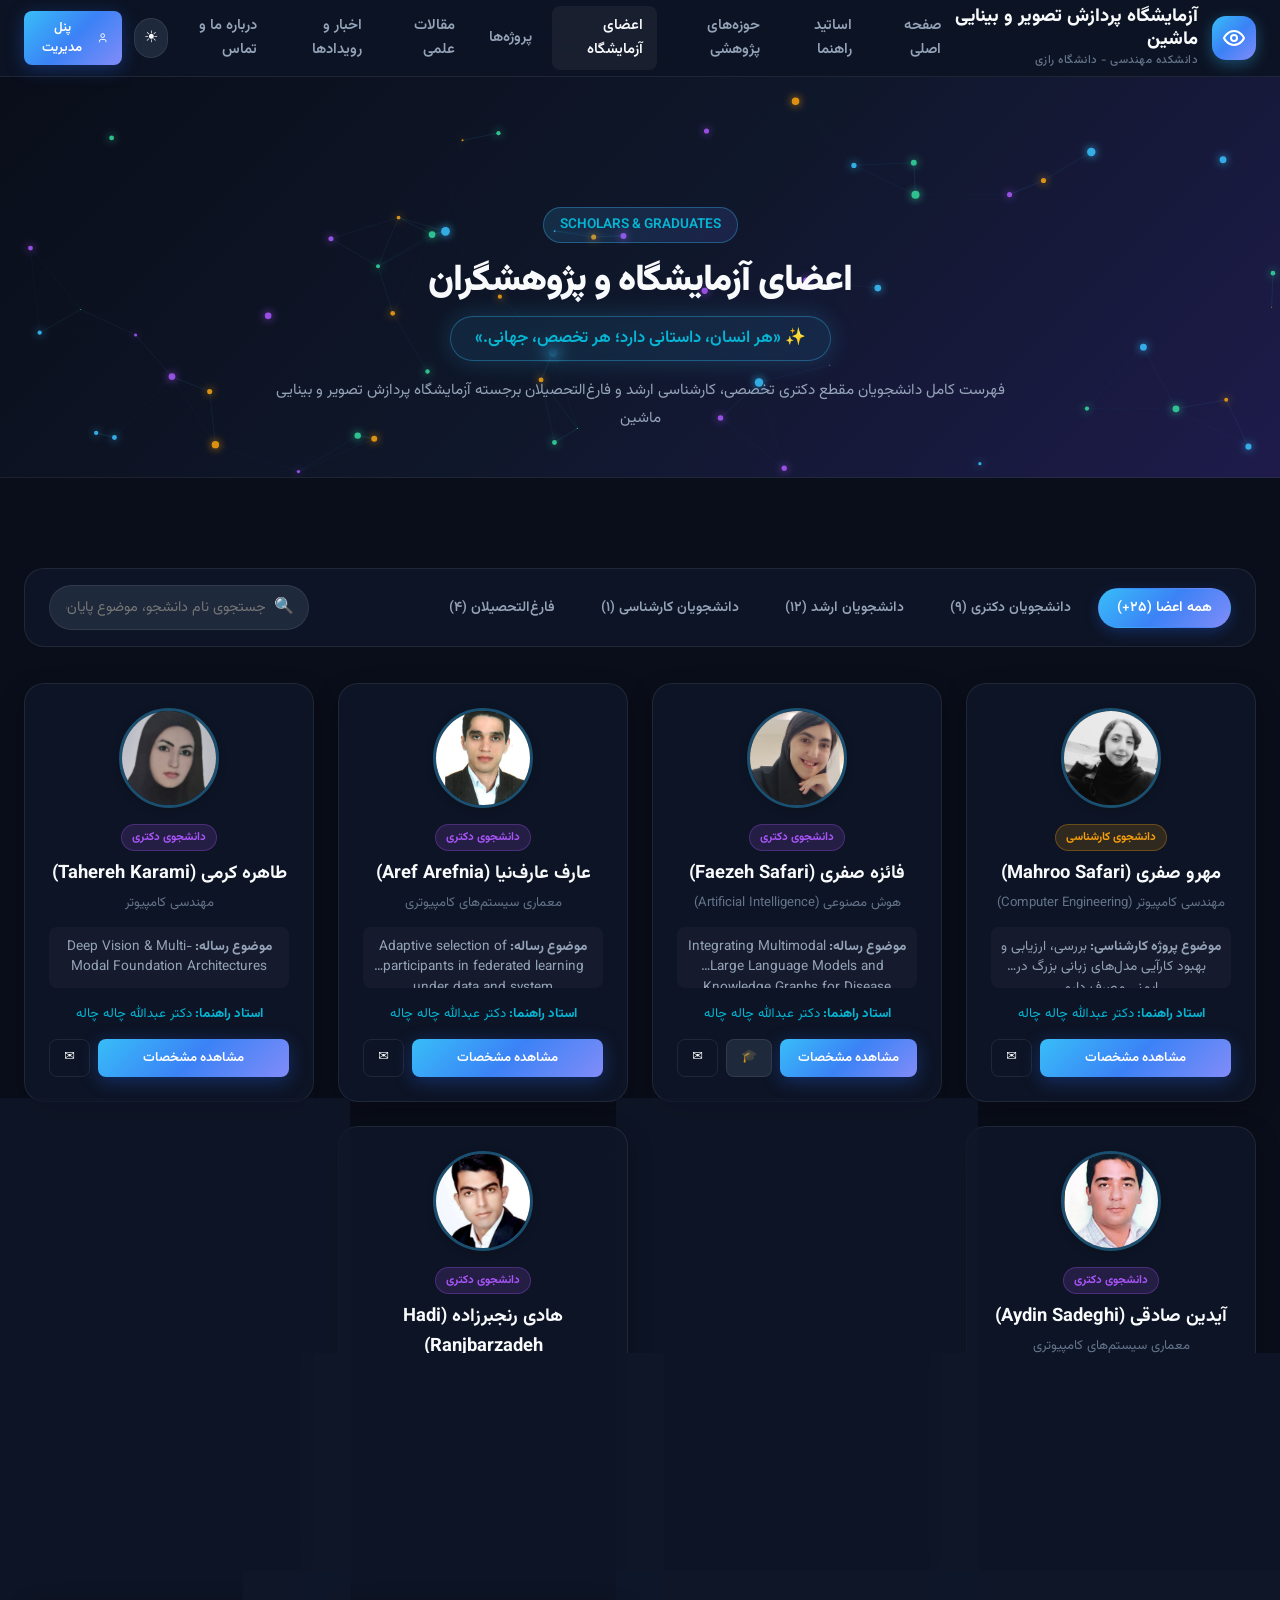
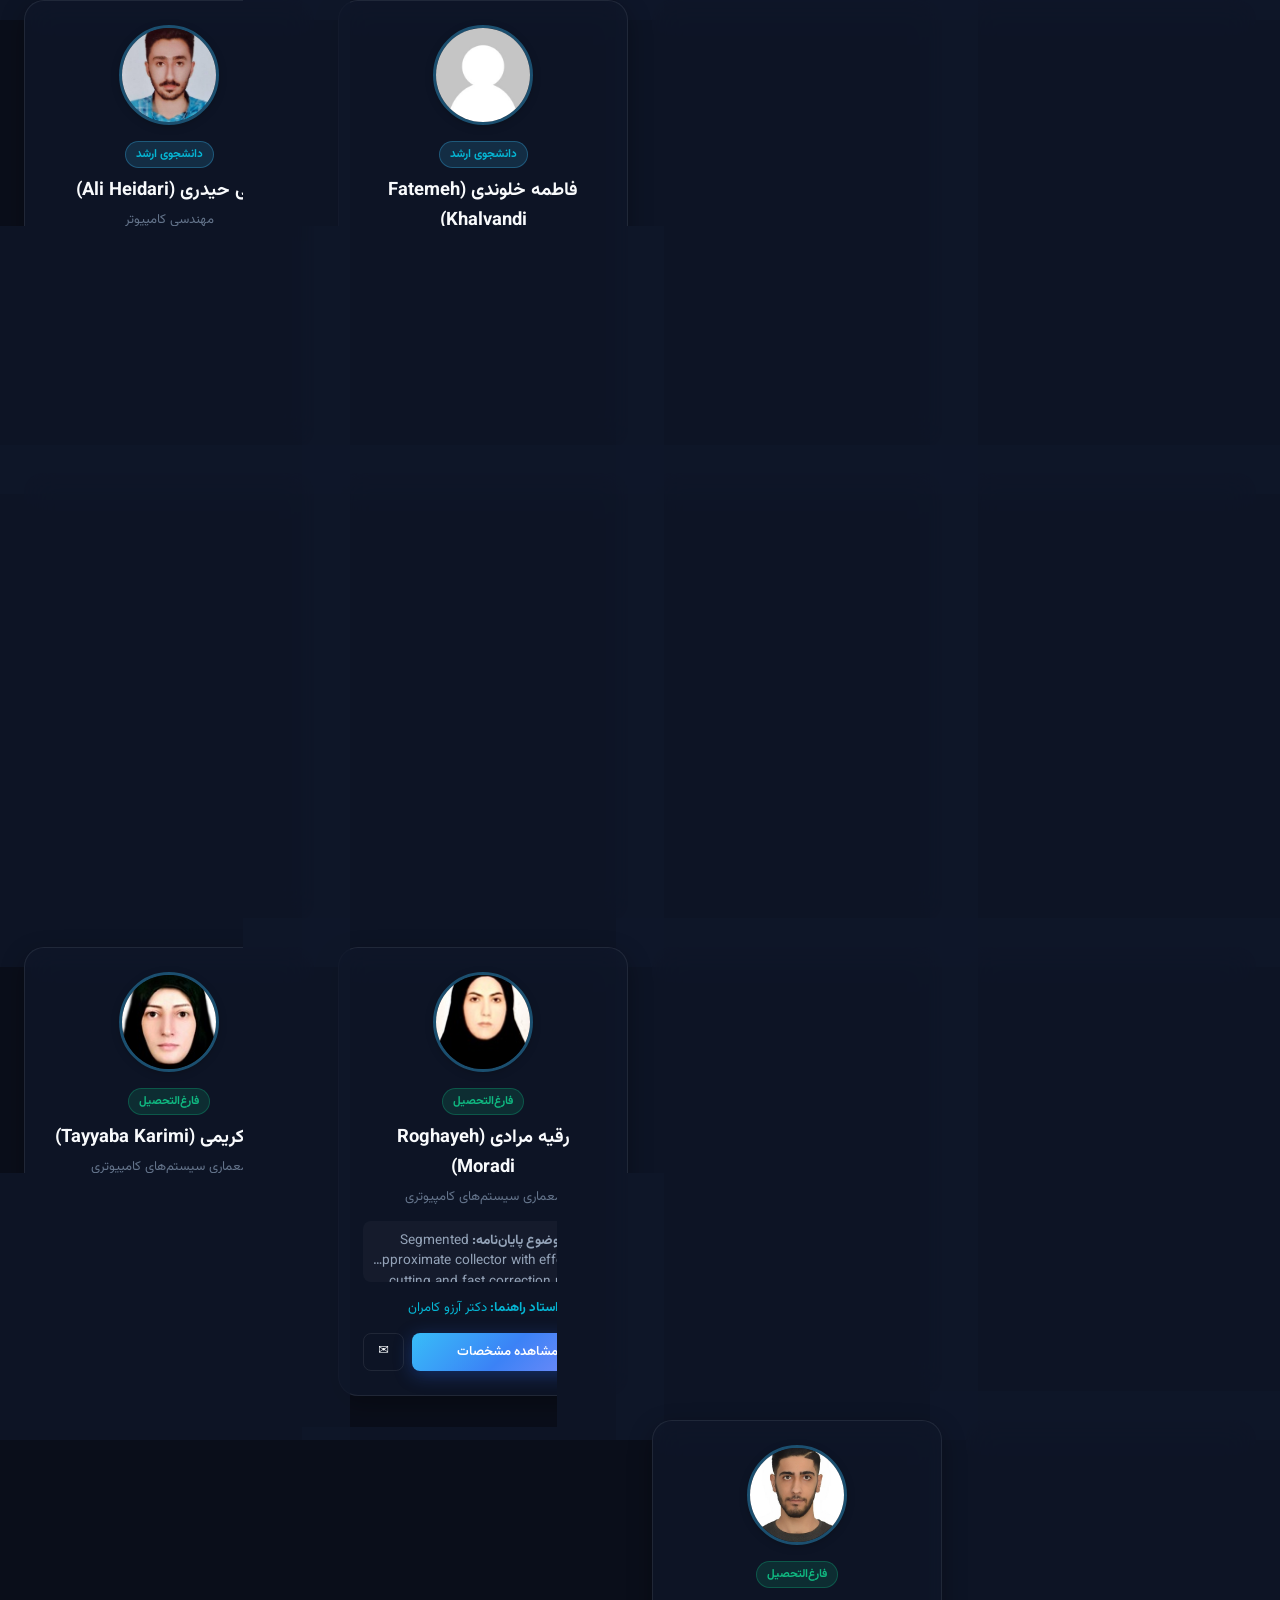
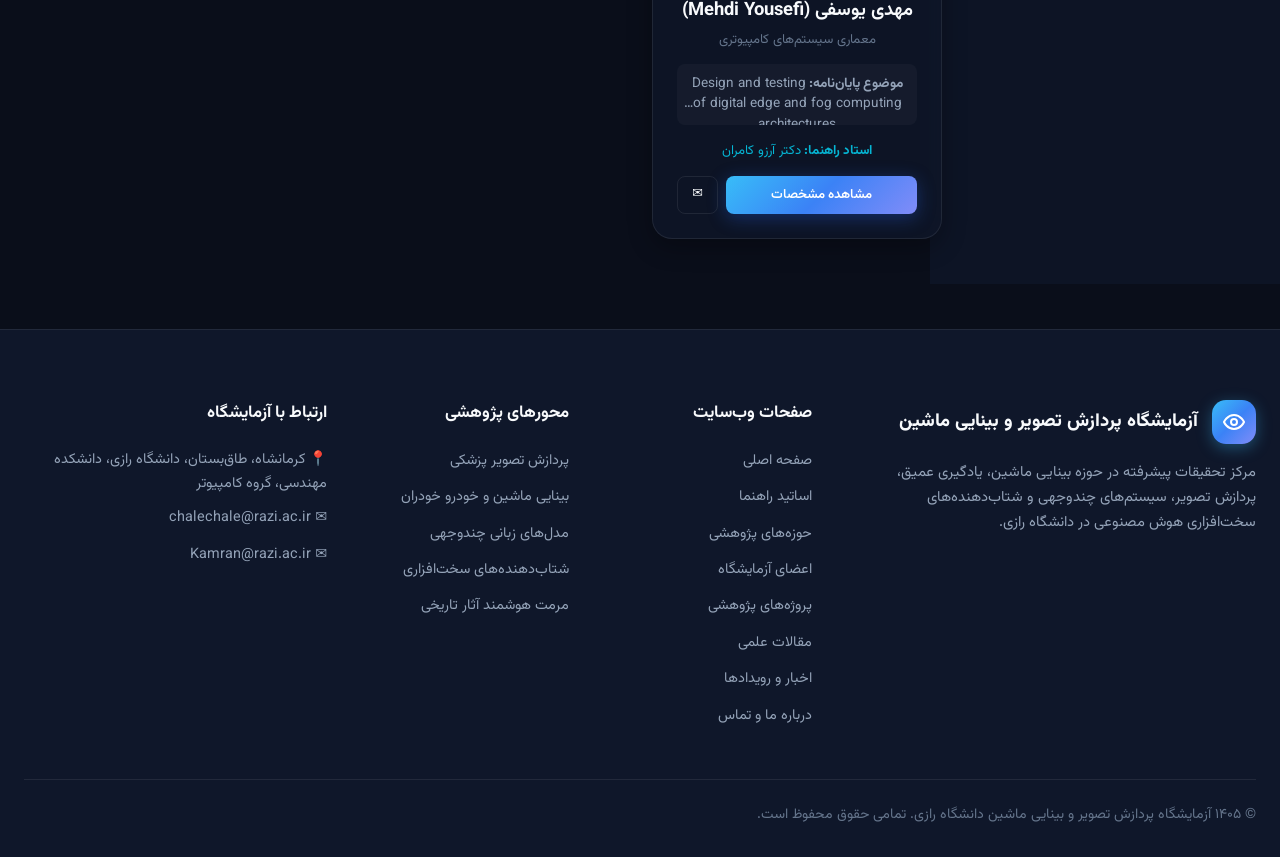
<file: team.html>
<!DOCTYPE html>
<html lang="fa" dir="rtl" data-theme="dark">
<head>
    <meta charset="UTF-8">
    <meta name="viewport" content="width=device-width, initial-scale=1.0">
    <meta http-equiv="Cache-Control" content="no-cache, no-store, must-revalidate">
    <meta http-equiv="Pragma" content="no-cache">
    <meta http-equiv="Expires" content="0">
    <title>اعضای آزمایشگاه و پژوهشگران | آزمایشگاه پردازش تصویر و بینایی ماشین</title>
    
    <!-- Modern Fonts -->
    <link rel="preconnect" href="https://fonts.googleapis.com">
    <link rel="preconnect" href="https://fonts.gstatic.com" crossorigin>
    <link href="https://fonts.googleapis.com/css2?family=Plus+Jakarta+Sans:wght@300;400;500;600;700;800&family=Vazirmatn:wght@300;400;500;600;700;800;900&family=Fira+Code:wght@400;500;600&display=swap" rel="stylesheet">
    
    <!-- Modern Theme CSS -->
    <link rel="stylesheet" href="research_portal/css/modern-theme.css?v=6">
</head>
<body>

<!-- High-Tech Navigation Bar -->
<header class="navbar">
    <div class="container navbar-container">
        <!-- Brand Logo -->
        <a href="index.html" class="nav-brand">
            <div class="nav-logo-icon">
                <svg viewBox="0 0 24 24" fill="none" stroke="currentColor" stroke-width="2" stroke-linecap="round" stroke-linejoin="round">
                    <path d="M2 12s3-7 10-7 10 7 10 7-3 7-10 7-10-7-10-7Z"/>
                    <circle cx="12" cy="12" r="3"/>
                </svg>
            </div>
            <div class="nav-brand-text">
                <span class="nav-brand-title">آزمایشگاه پردازش تصویر و بینایی ماشین</span>
                <span class="nav-brand-sub">دانشکده مهندسی - دانشگاه رازی</span>
            </div>
        </a>

        <!-- Desktop Navigation Links -->
        <nav>
            <ul class="nav-menu">
                <li class="nav-item">
                    <a href="index.html" class="nav-link">صفحه اصلی</a>
                </li>
                <li class="nav-item">
                    <a href="faculty.html" class="nav-link">اساتید راهنما</a>
                </li>
                <li class="nav-item">
                    <a href="research.html" class="nav-link">حوزه‌های پژوهشی</a>
                </li>
                <li class="nav-item">
                    <a href="team.html" class="nav-link active">اعضای آزمایشگاه</a>
                </li>
                <li class="nav-item">
                    <a href="projects.html" class="nav-link">پروژه‌ها</a>
                </li>
                <li class="nav-item">
                    <a href="publications.html" class="nav-link">مقالات علمی</a>
                </li>
                <li class="nav-item">
                    <a href="news.html" class="nav-link">اخبار و رویدادها</a>
                </li>
                <li class="nav-item">
                    <a href="contact.html" class="nav-link">درباره ما و تماس</a>
                </li>
            </ul>
        </nav>

        <!-- Actions -->
        <div class="nav-actions">
            <button type="button" class="theme-toggle" aria-label="Toggle Theme">☀️</button>
            <button type="button" class="btn btn-primary btn-sm" id="btn-open-admin" onclick="openAdminModal()">
                <svg width="14" height="14" viewBox="0 0 24 24" fill="none" stroke="currentColor" stroke-width="2"><path d="M19 21v-2a4 4 0 0 0-4-4H9a4 4 0 0 0-4 4v2"/><circle cx="12" cy="7" r="4"/></svg>
                <span>پنل مدیریت</span>
            </button>
            <button class="mobile-toggle" aria-label="Menu">☰</button>
        </div>
    </div>
</header>

<!-- Page Header -->
<div class="page-header" style="padding: 130px 0 45px 0; text-align: center; border-bottom: 1px solid var(--border-color); background: var(--gradient-hero);">
    <canvas class="page-canvas" id="canvas-team"></canvas>
    <div class="container">
        <span class="section-badge">Scholars & Graduates</span>
        <h1 class="hero-title" style="font-size: 2.3rem; margin-bottom: 8px;">اعضای آزمایشگاه و پژوهشگران</h1>
        <div style="margin: 12px 0 16px 0;">
            <span style="display: inline-block; background: rgba(56, 189, 248, 0.1); border: 1px solid rgba(56, 189, 248, 0.35); border-radius: var(--radius-full); padding: 8px 24px; font-size: 1.05rem; color: var(--accent-cyan); font-weight: 600; box-shadow: var(--shadow-glow); backdrop-filter: blur(8px);">
                ✨ «هر انسان، داستانی دارد؛ هر تخصص، جهانی.»
            </span>
        </div>
        <p class="hero-desc" style="max-width: 750px; margin: 0 auto; color: var(--text-secondary); font-size: 0.95rem;">
            فهرست کامل دانشجویان مقطع دکتری تخصصی، کارشناسی ارشد و فارغ‌التحصیلان برجسته آزمایشگاه پردازش تصویر و بینایی ماشین
        </p>
    </div>
</div>

<!-- Team Directory Section -->
<section class="section">
    <div class="container">
        
        <!-- Filter & Search Bar -->
        <div class="filter-bar">
            <div class="filter-tabs">
                <button type="button" class="filter-btn student-filter-tab active" data-filter="all" onclick="setStudentFilter('all', this)">همه اعضا (۲۵+)</button>
                <button type="button" class="filter-btn student-filter-tab" data-filter="phd" onclick="setStudentFilter('phd', this)">دانشجویان دکتری (۹)</button>
                <button type="button" class="filter-btn student-filter-tab" data-filter="msc" onclick="setStudentFilter('msc', this)">دانشجویان ارشد (۱۲)</button>
                <button type="button" class="filter-btn student-filter-tab" data-filter="bsc" onclick="setStudentFilter('bsc', this)">دانشجویان کارشناسی (۱)</button>
                <button type="button" class="filter-btn student-filter-tab" data-filter="alumni" onclick="setStudentFilter('alumni', this)">فارغ‌التحصیلان (۴)</button>
            </div>

            <div class="search-input-wrap">
                <span class="search-icon-pos">🔍</span>
                <input type="text" id="student-search-input" oninput="setStudentFilter(null, null)" placeholder="جستجوی نام دانشجو، موضوع پایان‌نامه یا علایق...">
            </div>
        </div>

        <!-- Static Students Grid -->
        <div class="students-grid" id="students-grid-container">

            <!-- Member 0: Mahroo Safari -->
            <div class="glass-card student-card student-card-item" data-degree="bsc" data-graduated="false" data-search="مهرو صفری mahroo safari کارشناسی هوش مصنوعی مدل های بزرگ زبانی یادگیری عمیق بررسی ارزیابی و بهبود کارآیی مدل های زبانی بزرگ در ایمنی مصرف دارو llm medical دکتر عبدالله چاله چاله">
                <img class="student-avatar" src="research_portal/uploads/mahroo_safari.jpg" alt="مهرو صفری" onerror="this.src='research_portal/uploads/default.png'">
                <span class="student-degree-badge badge-bsc">دانشجوی کارشناسی</span>
                <h4 class="student-name">مهرو صفری (Mahroo Safari)</h4>
                <div class="student-major">مهندسی کامپیوتر (Computer Engineering)</div>
                <div class="student-thesis">
                    <strong>موضوع پروژه کارشناسی: </strong>بررسی، ارزیابی و بهبود کارآیی مدل‌های زبانی بزرگ در ایمنی مصرف دارو
                </div>
                <div style="font-size: 0.82rem; color: var(--accent-cyan); margin-bottom: 14px;">
                    <strong>استاد راهنما: </strong>دکتر عبدالله چاله چاله
                </div>
                <div class="student-card-actions">
                    <button type="button" class="btn btn-primary btn-sm" style="flex: 1;" onclick="openStaticModal('مهرو صفری (Mahroo Safari)', 'دانشجوی کارشناسی', 'badge-bsc', 'مهندسی کامپیوتر (Computer Engineering)', 'mahroo_safari.jpg', 'بررسی، ارزیابی و بهبود کارآیی مدل‌های زبانی بزرگ در ایمنی مصرف دارو', 'هوش مصنوعی، مدل‌های بزرگ زبانی، یادگیری عمیق (Artificial Intelligence, LLMs, Deep Learning)', 'دکتر عبدالله چاله چاله', 'safarimahrooce@gmail.com', '')">مشاهده مشخصات</button>
                    <a href="mailto:safarimahrooce@gmail.com" class="btn btn-outline btn-sm">✉️</a>
                </div>
            </div>

            <!-- Member 1: Faezeh Safari -->
            <div class="glass-card student-card student-card-item" data-degree="phd" data-graduated="false" data-search="فائزه صفری faezeh safari هوش مصنوعی llm medical image knowledge graphs دکتر عبدالله چاله چاله">
                <img class="student-avatar" src="research_portal/uploads/1779031340_9001.png" alt="فائزه صفری" onerror="this.src='research_portal/uploads/default.png'">
                <span class="student-degree-badge badge-phd">دانشجوی دکتری</span>
                <h4 class="student-name">فائزه صفری (Faezeh Safari)</h4>
                <div class="student-major">هوش مصنوعی (Artificial Intelligence)</div>
                <div class="student-thesis">
                    <strong>موضوع رساله: </strong>Integrating Multimodal Large Language Models and Knowledge Graphs for Disease Understanding
                </div>
                <div style="font-size: 0.82rem; color: var(--accent-cyan); margin-bottom: 14px;">
                    <strong>استاد راهنما: </strong>دکتر عبدالله چاله چاله
                </div>
                <div class="student-card-actions">
                    <button type="button" class="btn btn-primary btn-sm" style="flex: 1;" onclick="openStaticModal('فائزه صفری (Faezeh Safari)', 'دانشجوی دکتری', 'badge-phd', 'هوش مصنوعی (Artificial Intelligence)', '1779031340_9001.png', 'Integrating Multimodal Large Language Models and Knowledge Graphs for Disease Understanding', 'Artificial Intelligence, LLMs, Multimodal NLP, Medical Image Processing, Knowledge Graphs', 'دکتر عبدالله چاله چاله', 'faezehsafari96@outlook.com', 'https://scholar.google.com/citations?hl=en&user=KfJm4LgAAAAJ')">مشاهده مشخصات</button>
                    <a href="https://scholar.google.com/citations?hl=en&user=KfJm4LgAAAAJ" target="_blank" class="btn btn-secondary btn-sm" title="Google Scholar">🎓</a>
                    <a href="mailto:faezehsafari96@outlook.com" class="btn btn-outline btn-sm">✉️</a>
                </div>
            </div>

            <!-- Member 2: Aref Arefnia -->
            <div class="glass-card student-card student-card-item" data-degree="phd" data-graduated="false" data-search="عارف عارف‌نیا aref arefnia معماری سیستم‌های کامپیوتری federated learning دکتر عبدالله چاله چاله">
                <img class="student-avatar" src="research_portal/uploads/1782295489_7777.jpg" alt="عارف عارف‌نیا" onerror="this.src='research_portal/uploads/default.png'">
                <span class="student-degree-badge badge-phd">دانشجوی دکتری</span>
                <h4 class="student-name">عارف عارف‌نیا (Aref Arefnia)</h4>
                <div class="student-major">معماری سیستم‌های کامپیوتری</div>
                <div class="student-thesis">
                    <strong>موضوع رساله: </strong>Adaptive selection of participants in federated learning under data and system heterogeneity
                </div>
                <div style="font-size: 0.82rem; color: var(--accent-cyan); margin-bottom: 14px;">
                    <strong>استاد راهنما: </strong>دکتر عبدالله چاله چاله
                </div>
                <div class="student-card-actions">
                    <button type="button" class="btn btn-primary btn-sm" style="flex: 1;" onclick="openStaticModal('عارف عارف‌نیا (Aref Arefnia)', 'دانشجوی دکتری', 'badge-phd', 'معماری سیستم‌های کامپیوتری', '1782295489_7777.jpg', 'Adaptive selection of participants in federated learning under data and system heterogeneity', 'Federated learning, image processing, machine learning', 'دکتر عبدالله چاله چاله', 'arefnia.aref@gmail.com', '')">مشاهده مشخصات</button>
                    <a href="mailto:arefnia.aref@gmail.com" class="btn btn-outline btn-sm">✉️</a>
                </div>
            </div>

            <!-- Member 3: Tahereh Karami -->
            <div class="glass-card student-card student-card-item" data-degree="phd" data-graduated="false" data-search="طاهره کرمی tahereh karami مهندسی کامپیوتر deep vision multimodal foundation دکتر عبدالله چاله چاله">
                <img class="student-avatar" src="research_portal/uploads/1782295798_1956.jpg" alt="طاهره کرمی" onerror="this.src='research_portal/uploads/default.png'">
                <span class="student-degree-badge badge-phd">دانشجوی دکتری</span>
                <h4 class="student-name">طاهره کرمی (Tahereh Karami)</h4>
                <div class="student-major">مهندسی کامپیوتر</div>
                <div class="student-thesis">
                    <strong>موضوع رساله: </strong>Deep Vision & Multi-Modal Foundation Architectures
                </div>
                <div style="font-size: 0.82rem; color: var(--accent-cyan); margin-bottom: 14px;">
                    <strong>استاد راهنما: </strong>دکتر عبدالله چاله چاله
                </div>
                <div class="student-card-actions">
                    <button type="button" class="btn btn-primary btn-sm" style="flex: 1;" onclick="openStaticModal('طاهره کرمی (Tahereh Karami)', 'دانشجوی دکتری', 'badge-phd', 'مهندسی کامپیوتر', '1782295798_1956.jpg', 'Deep Vision & Multi-Modal Foundation Architectures', 'Image processing, Artificial Intelligence, LLMs', 'دکتر عبدالله چاله چاله', 'Tkarami1368@gmail.com', '')">مشاهده مشخصات</button>
                    <a href="mailto:Tkarami1368@gmail.com" class="btn btn-outline btn-sm">✉️</a>
                </div>
            </div>

            <!-- Member 4: Aydin Sadeghi -->
            <div class="glass-card student-card student-card-item" data-degree="phd" data-graduated="false" data-search="آیدین صادقی aydin sadeghi معماری سیستم‌های کامپیوتری fault-tolerant vision anomaly detection دکتر عبدالله چاله چاله">
                <img class="student-avatar" src="research_portal/uploads/1782296646_6814.jpg" alt="آیدین صادقی" onerror="this.src='research_portal/uploads/default.png'">
                <span class="student-degree-badge badge-phd">دانشجوی دکتری</span>
                <h4 class="student-name">آیدین صادقی (Aydin Sadeghi)</h4>
                <div class="student-major">معماری سیستم‌های کامپیوتری</div>
                <div class="student-thesis">
                    <strong>موضوع رساله: </strong>Fault-Tolerant Vision Systems & Deep Anomaly Detection
                </div>
                <div style="font-size: 0.82rem; color: var(--accent-cyan); margin-bottom: 14px;">
                    <strong>استاد راهنما: </strong>دکتر عبدالله چاله چاله
                </div>
                <div class="student-card-actions">
                    <button type="button" class="btn btn-primary btn-sm" style="flex: 1;" onclick="openStaticModal('آیدین صادقی (Aydin Sadeghi)', 'دانشجوی دکتری', 'badge-phd', 'معماری سیستم‌های کامپیوتری', '1782296646_6814.jpg', 'Fault-Tolerant Vision Systems & Deep Anomaly Detection', 'Image recognition, machine learning, data mining, fault tolerant systems', 'دکتر عبدالله چاله چاله', 'sadeghi_aidin@yahoo.com', '')">مشاهده مشخصات</button>
                    <a href="mailto:sadeghi_aidin@yahoo.com" class="btn btn-outline btn-sm">✉️</a>
                </div>
            </div>

            <!-- Member 5: Mozhgan Salehi Nasab -->
            <div class="glass-card student-card student-card-item" data-degree="phd" data-graduated="false" data-search="مژگان صالحی نسب mozhgan salehi nasab معماری کامپیوتر deep representation learning scene parsing دکتر عبدالله چاله چاله">
                <img class="student-avatar" src="research_portal/uploads/1782384478_9017.jpg" alt="مژگان صالحی نسب" onerror="this.src='research_portal/uploads/default.png'">
                <span class="student-degree-badge badge-phd">دانشجوی دکتری</span>
                <h4 class="student-name">مژگان صالحی نسب (Mozhgan Salehi Nasab)</h4>
                <div class="student-major">معماری سیستم‌های کامپیوتری</div>
                <div class="student-thesis">
                    <strong>موضوع رساله: </strong>Deep Representation Learning for Complex Scene Parsing
                </div>
                <div style="font-size: 0.82rem; color: var(--accent-cyan); margin-bottom: 14px;">
                    <strong>استاد راهنما: </strong>دکتر عبدالله چاله چاله
                </div>
                <div class="student-card-actions">
                    <button type="button" class="btn btn-primary btn-sm" style="flex: 1;" onclick="openStaticModal('مژگان صالحی نسب (Mozhgan Salehi Nasab)', 'دانشجوی دکتری', 'badge-phd', 'معماری سیستم‌های کامپیوتری', '1782384478_9017.jpg', 'Deep Representation Learning for Complex Scene Parsing', 'Image processing, deep learning, data mining', 'دکتر عبدالله چاله چاله', 'mozhgansalehinasab@gmail.com', '')">مشاهده مشخصات</button>
                    <a href="mailto:mozhgansalehinasab@gmail.com" class="btn btn-outline btn-sm">✉️</a>
                </div>
            </div>

            <!-- Member 6: Hadi Ranjbarzadeh -->
            <div class="glass-card student-card student-card-item" data-degree="phd" data-graduated="false" data-search="هادی رنجبرزاده hadi ranjbarzadeh معماری کامپیوتر neural network accelerators دکتر عبدالله چاله چاله">
                <img class="student-avatar" src="research_portal/uploads/1782386387_7102.jpg" alt="هادی رنجبرزاده" onerror="this.src='research_portal/uploads/default.png'">
                <span class="student-degree-badge badge-phd">دانشجوی دکتری</span>
                <h4 class="student-name">هادی رنجبرزاده (Hadi Ranjbarzadeh)</h4>
                <div class="student-major">معماری سیستم‌های کامپیوتری</div>
                <div class="student-thesis">
                    <strong>موضوع رساله: </strong>High-Performance Neural Network Accelerators for Vision
                </div>
                <div style="font-size: 0.82rem; color: var(--accent-cyan); margin-bottom: 14px;">
                    <strong>استاد راهنما: </strong>دکتر عبدالله چاله چاله
                </div>
                <div class="student-card-actions">
                    <button type="button" class="btn btn-primary btn-sm" style="flex: 1;" onclick="openStaticModal('هادی رنجبرزاده (Hadi Ranjbarzadeh)', 'دانشجوی دکتری', 'badge-phd', 'معماری سیستم‌های کامپیوتری', '1782386387_7102.jpg', 'High-Performance Neural Network Accelerators for Vision', 'Image processing, deep learning, data mining', 'دکتر عبدالله چاله چاله', 'mr.hadi.ranjbarzadeh@gmail.com', '')">مشاهده مشخصات</button>
                    <a href="mailto:mr.hadi.ranjbarzadeh@gmail.com" class="btn btn-outline btn-sm">✉️</a>
                </div>
            </div>

            <!-- Member 7: Samaneh Khosravi -->
            <div class="glass-card student-card student-card-item" data-degree="phd" data-graduated="false" data-search="سمانه خسروی samaneh khosravi معماری کامپیوتر neural network accelerators approximate circuits دکتر آرزو کامران">
                <img class="student-avatar" src="research_portal/uploads/1782387606_3047.jpg" alt="سمانه خسروی" onerror="this.src='research_portal/uploads/default.png'">
                <span class="student-degree-badge badge-phd">دانشجوی دکتری</span>
                <h4 class="student-name">سمانه خسروی (Samaneh Khosravi)</h4>
                <div class="student-major">معماری کامپیوتر</div>
                <div class="student-thesis">
                    <strong>موضوع رساله: </strong>Neural network accelerators & approximate computational circuits
                </div>
                <div style="font-size: 0.82rem; color: var(--accent-cyan); margin-bottom: 14px;">
                    <strong>استاد راهنما: </strong>دکتر آرزو کامران
                </div>
                <div class="student-card-actions">
                    <button type="button" class="btn btn-primary btn-sm" style="flex: 1;" onclick="openStaticModal('سمانه خسروی (Samaneh Khosravi)', 'دانشجوی دکتری', 'badge-phd', 'معماری کامپیوتر', '1782387606_3047.jpg', 'Neural network accelerators & approximate computational circuits', 'Neural network accelerators, approximate circuits, low-power VLSI', 'دکتر آرزو کامران', 'samanehkhosravi7395@gmail.com', '')">مشاهده مشخصات</button>
                    <a href="mailto:samanehkhosravi7395@gmail.com" class="btn btn-outline btn-sm">✉️</a>
                </div>
            </div>

            <!-- Member 8: Fatemeh Torkashvand -->
            <div class="glass-card student-card student-card-item" data-degree="phd" data-graduated="false" data-search="فاطمه ترکاشوند fatemeh torkashvand معماری کامپیوتر skin lesions deep learning دکتر عبدالله چاله چاله">
                <img class="student-avatar" src="research_portal/uploads/1782556230_8034.jpeg" alt="فاطمه ترکاشوند" onerror="this.src='research_portal/uploads/default.png'">
                <span class="student-degree-badge badge-phd">دانشجوی دکتری</span>
                <h4 class="student-name">فاطمه ترکاشوند (Fatemeh Torkashvand)</h4>
                <div class="student-major">معماری سیستم‌های کامپیوتری</div>
                <div class="student-thesis">
                    <strong>موضوع رساله: </strong>Classification and description of images related to skin lesions based on deep learning
                </div>
                <div style="font-size: 0.82rem; color: var(--accent-cyan); margin-bottom: 14px;">
                    <strong>استاد راهنما: </strong>دکتر عبدالله چاله چاله
                </div>
                <div class="student-card-actions">
                    <button type="button" class="btn btn-primary btn-sm" style="flex: 1;" onclick="openStaticModal('فاطمه ترکاشوند (Fatemeh Torkashvand)', 'دانشجوی دکتری', 'badge-phd', 'معماری سیستم‌های کامپیوتری', '1782556230_8034.jpeg', 'Classification and description of images related to skin lesions based on deep learning', 'Medical Image Processing, Deep Learning & Vision Diagnostics', 'دکتر عبدالله چاله چاله', 'torkashvand.984@gmail.com', '')">مشاهده مشخصات</button>
                    <a href="mailto:torkashvand.984@gmail.com" class="btn btn-outline btn-sm">✉️</a>
                </div>
            </div>

            <!-- Member 9: Saeid Barshandeh -->
            <div class="glass-card student-card student-card-item" data-degree="phd" data-graduated="false" data-search="سعید برشانده saeid barshandeh مهندسی کامپیوتر metaheuristic global optimization deep neural vision دکتر عبدالله چاله چاله">
                <img class="student-avatar" src="research_portal/uploads/1782910311_6363.jpg" alt="سعید برشانده" onerror="this.src='research_portal/uploads/default.png'">
                <span class="student-degree-badge badge-phd">دانشجوی دکتری</span>
                <h4 class="student-name">سعید برشانده (Saeid Barshandeh)</h4>
                <div class="student-major">مهندسی کامپیوتر</div>
                <div class="student-thesis">
                    <strong>موضوع رساله: </strong>Metaheuristic Global Optimization for Deep Neural Vision Models
                </div>
                <div style="font-size: 0.82rem; color: var(--accent-cyan); margin-bottom: 14px;">
                    <strong>استاد راهنما: </strong>دکتر عبدالله چاله چاله
                </div>
                <div class="student-card-actions">
                    <button type="button" class="btn btn-primary btn-sm" style="flex: 1;" onclick="openStaticModal('سعید برشانده (Saeid Barshandeh)', 'دانشجوی دکتری', 'badge-phd', 'مهندسی کامپیوتر', '1782910311_6363.jpg', 'Metaheuristic Global Optimization for Deep Neural Vision Models', 'Metaheuristic Algorithms, Deep Learning, NLP, Edge Computing, IoT', 'دکتر عبدالله چاله چاله', 'saeid_barshandeh@yahoo.com', 'https://scholar.google.com/citations?user=afAo-7gAAAAJ')">مشاهده مشخصات</button>
                    <a href="https://scholar.google.com/citations?user=afAo-7gAAAAJ" target="_blank" class="btn btn-secondary btn-sm" title="Google Scholar">🎓</a>
                    <a href="mailto:saeid_barshandeh@yahoo.com" class="btn btn-outline btn-sm">✉️</a>
                </div>
            </div>

            <!-- Member 10: Fatemeh Khalvandi -->
            <div class="glass-card student-card student-card-item" data-degree="msc" data-graduated="false" data-search="فاطمه خلوندی fatemeh khalvandi مهندسی کامپیوتر alzheimer mri medical imaging دکتر عبدالله چاله چاله">
                <img class="student-avatar" src="research_portal/uploads/1782395514_2410.webp" alt="فاطمه خلوندی" onerror="this.src='research_portal/uploads/default.png'">
                <span class="student-degree-badge badge-msc">دانشجوی ارشد</span>
                <h4 class="student-name">فاطمه خلوندی (Fatemeh Khalvandi)</h4>
                <div class="student-major">مهندسی کامپیوتر</div>
                <div class="student-thesis">
                    <strong>موضوع پایان‌نامه: </strong>Alzheimer's disease diagnosis using artificial intelligence & MRI techniques
                </div>
                <div style="font-size: 0.82rem; color: var(--accent-cyan); margin-bottom: 14px;">
                    <strong>استاد راهنما: </strong>دکتر عبدالله چاله چاله
                </div>
                <div class="student-card-actions">
                    <button type="button" class="btn btn-primary btn-sm" style="flex: 1;" onclick="openStaticModal('فاطمه خلوندی (Fatemeh Khalvandi)', 'دانشجوی ارشد', 'badge-msc', 'مهندسی کامپیوتر', '1782395514_2410.webp', 'Alzheimer disease diagnosis using artificial intelligence & MRI techniques', 'Natural Language Processing, AI in Healthcare, Medical Imaging', 'دکتر عبدالله چاله چاله', 'Khalvandifatemeh@gmail.com', '')">مشاهده مشخصات</button>
                    <a href="mailto:Khalvandifatemeh@gmail.com" class="btn btn-outline btn-sm">✉️</a>
                </div>
            </div>

            <!-- Member 11: Ali Heidari -->
            <div class="glass-card student-card student-card-item" data-degree="msc" data-graduated="false" data-search="علی حیدری ali heidari مهندسی کامپیوتر traffic signs machine vision دکتر عبدالله چاله چاله">
                <img class="student-avatar" src="research_portal/uploads/1782386720_5389.jpg" alt="علی حیدری" onerror="this.src='research_portal/uploads/default.png'">
                <span class="student-degree-badge badge-msc">دانشجوی ارشد</span>
                <h4 class="student-name">علی حیدری (Ali Heidari)</h4>
                <div class="student-major">مهندسی کامپیوتر</div>
                <div class="student-thesis">
                    <strong>موضوع پایان‌نامه: </strong>Providing a solution for recognizing traffic signs using machine vision
                </div>
                <div style="font-size: 0.82rem; color: var(--accent-cyan); margin-bottom: 14px;">
                    <strong>استاد راهنما: </strong>دکتر عبدالله چاله چاله
                </div>
                <div class="student-card-actions">
                    <button type="button" class="btn btn-primary btn-sm" style="flex: 1;" onclick="openStaticModal('علی حیدری (Ali Heidari)', 'دانشجوی ارشد', 'badge-msc', 'مهندسی کامپیوتر', '1782386720_5389.jpg', 'Providing a solution for recognizing traffic signs using machine vision', 'Image processing, Real-Time Autonomous Driving Vision', 'دکتر عبدالله چاله چاله', 'ali.heidari09211380@gmail.com', '')">مشاهده مشخصات</button>
                    <a href="mailto:ali.heidari09211380@gmail.com" class="btn btn-outline btn-sm">✉️</a>
                </div>
            </div>

            <!-- Member 12: Sara Khezeli -->
            <div class="glass-card student-card student-card-item" data-degree="msc" data-graduated="false" data-search="سارا خزلی sara khezeli هوش مصنوعی restoration historical monuments generative inpainting دکتر عبدالله چاله چاله">
                <img class="student-avatar" src="research_portal/uploads/1782383938_3395.png" alt="سارا خزلی" onerror="this.src='research_portal/uploads/default.png'">
                <span class="student-degree-badge badge-msc">دانشجوی ارشد</span>
                <h4 class="student-name">سارا خزلی (Sara Khezeli)</h4>
                <div class="student-major">هوش مصنوعی</div>
                <div class="student-thesis">
                    <strong>موضوع پایان‌نامه: </strong>Restoration of historical buildings and monuments using artificial intelligence & generative inpainting
                </div>
                <div style="font-size: 0.82rem; color: var(--accent-cyan); margin-bottom: 14px;">
                    <strong>استاد راهنما: </strong>دکتر عبدالله چاله چاله
                </div>
                <div class="student-card-actions">
                    <button type="button" class="btn btn-primary btn-sm" style="flex: 1;" onclick="openStaticModal('سارا خزلی (Sara Khezeli)', 'دانشجوی ارشد', 'badge-msc', 'هوش مصنوعی', '1782383938_3395.png', 'Restoration of historical buildings and monuments using artificial intelligence & generative inpainting', 'Generative inpainting, Heritage restoration, Counterfeit detection, Biometrics', 'دکتر عبدالله چاله چاله', 'khezelisara1@gmail.com', '')">مشاهده مشخصات</button>
                    <a href="mailto:khezelisara1@gmail.com" class="btn btn-outline btn-sm">✉️</a>
                </div>
            </div>

            <!-- Member 13: Atefe Darabi -->
            <div class="glass-card student-card student-card-item" data-degree="msc" data-graduated="false" data-search="عاطفه دارابی قاسمی atefe darabi سیستم‌های چندرسانه‌ای sentiment analysis nlp deep learning دکتر عبدالله چاله چاله">
                <img class="student-avatar" src="research_portal/uploads/1782395502_4025.webp" alt="عاطفه دارابی" onerror="this.src='research_portal/uploads/default.png'">
                <span class="student-degree-badge badge-msc">دانشجوی ارشد</span>
                <h4 class="student-name">عاطفه دارابی قاسمی (Atefe Darabi)</h4>
                <div class="student-major">سیستم‌های چندرسانه‌ای</div>
                <div class="student-thesis">
                    <strong>موضوع پایان‌نامه: </strong>Sentiment analysis on text using Persian natural language processing and deep learning
                </div>
                <div style="font-size: 0.82rem; color: var(--accent-cyan); margin-bottom: 14px;">
                    <strong>استاد راهنما: </strong>دکتر عبدالله چاله چاله
                </div>
                <div class="student-card-actions">
                    <button type="button" class="btn btn-primary btn-sm" style="flex: 1;" onclick="openStaticModal('عاطفه دارابی قاسمی (Atefe Darabi)', 'دانشجوی ارشد', 'badge-msc', 'سیستم‌های چندرسانه‌ای', '1782395502_4025.webp', 'Sentiment analysis on text using Persian natural language processing and deep learning', 'Sentiment analysis, NLP, Text Mining', 'دکتر عبدالله چاله چاله', '5-atefe.darabi.1995@gmail.com', '')">مشاهده مشخصات</button>
                    <a href="mailto:5-atefe.darabi.1995@gmail.com" class="btn btn-outline btn-sm">✉️</a>
                </div>
            </div>

            <!-- Member 14: Sobhan Khani -->
            <div class="glass-card student-card student-card-item" data-degree="msc" data-graduated="false" data-search="سبحان خانی sobhan khani مهندسی کامپیوتر multimodal audio visual processing دکتر عبدالله چاله چاله">
                <img class="student-avatar" src="research_portal/uploads/1782296863_1954.jpeg" alt="سبحان خانی" onerror="this.src='research_portal/uploads/default.png'">
                <span class="student-degree-badge badge-msc">دانشجوی ارشد</span>
                <h4 class="student-name">سبحان خانی (Sobhan Khani)</h4>
                <div class="student-major">مهندسی کامپیوتر</div>
                <div class="student-thesis">
                    <strong>موضوع پایان‌نامه: </strong>Multimodal Audio-Visual Feature Processing
                </div>
                <div style="font-size: 0.82rem; color: var(--accent-cyan); margin-bottom: 14px;">
                    <strong>استاد راهنما: </strong>دکتر عبدالله چاله چاله
                </div>
                <div class="student-card-actions">
                    <button type="button" class="btn btn-primary btn-sm" style="flex: 1;" onclick="openStaticModal('سبحان خانی (Sobhan Khani)', 'دانشجوی ارشد', 'badge-msc', 'مهندسی کامپیوتر', '1782296863_1954.jpeg', 'Multimodal Audio-Visual Feature Processing', 'Image processing, Audio processing, Financial data processing', 'دکتر عبدالله چاله چاله', 'sobhankhani73@gmail.com', '')">مشاهده مشخصات</button>
                    <a href="mailto:sobhankhani73@gmail.com" class="btn btn-outline btn-sm">✉️</a>
                </div>
            </div>

            <!-- Member 15: Shiwa Cheraghi -->
            <div class="glass-card student-card student-card-item" data-degree="msc" data-graduated="false" data-search="شیوا چراغی shiwa cheraghi سیستم‌های چندرسانه‌ای wood defect detection industrial image processing دکتر عبدالله چاله چاله">
                <img class="student-avatar" src="research_portal/uploads/1782395490_8951.webp" alt="شیوا چراغی" onerror="this.src='research_portal/uploads/default.png'">
                <span class="student-degree-badge badge-msc">دانشجوی ارشد</span>
                <h4 class="student-name">شیوا چراغی (Shiwa Cheraghi)</h4>
                <div class="student-major">سیستم‌های چندرسانه‌ای</div>
                <div class="student-thesis">
                    <strong>موضوع پایان‌نامه: </strong>Wood defect detection using image processing and deep learning techniques
                </div>
                <div style="font-size: 0.82rem; color: var(--accent-cyan); margin-bottom: 14px;">
                    <strong>استاد راهنما: </strong>دکتر عبدالله چاله چاله
                </div>
                <div class="student-card-actions">
                    <button type="button" class="btn btn-primary btn-sm" style="flex: 1;" onclick="openStaticModal('شیوا چراغی (Shiwa Cheraghi)', 'دانشجوی ارشد', 'badge-msc', 'سیستم‌های چندرسانه‌ای', '1782395490_8951.webp', 'Wood defect detection using image processing and deep learning techniques', 'Industrial image processing, automated defect classification', 'دکتر عبدالله چاله چاله', 'shiwacheragi.it.7@gmail.com', '')">مشاهده مشخصات</button>
                    <a href="mailto:shiwacheragi.it.7@gmail.com" class="btn btn-outline btn-sm">✉️</a>
                </div>
            </div>

            <!-- Member 16: Samira Karimi -->
            <div class="glass-card student-card student-card-item" data-degree="msc" data-graduated="false" data-search="سمیرا کریمی samira karimi هوش مصنوعی رباتیک driver distraction machine vision دکتر عبدالله چاله چاله">
                <img class="student-avatar" src="research_portal/uploads/1782296243_7720.jpg" alt="سمیرا کریمی" onerror="this.src='research_portal/uploads/default.png'">
                <span class="student-degree-badge badge-msc">دانشجوی ارشد</span>
                <h4 class="student-name">سمیرا کریمی (Samira Karimi)</h4>
                <div class="student-major">هوش مصنوعی و رباتیک</div>
                <div class="student-thesis">
                    <strong>موضوع پایان‌نامه: </strong>Automatic detection of driver distraction using machine vision and deep learning
                </div>
                <div style="font-size: 0.82rem; color: var(--accent-cyan); margin-bottom: 14px;">
                    <strong>استاد راهنما: </strong>دکتر عبدالله چاله چاله
                </div>
                <div class="student-card-actions">
                    <button type="button" class="btn btn-primary btn-sm" style="flex: 1;" onclick="openStaticModal('سمیرا کریمی (Samira Karimi)', 'دانشجوی ارشد', 'badge-msc', 'هوش مصنوعی و رباتیک', '1782296243_7720.jpg', 'Automatic detection of driver distraction using machine vision and deep learning', 'Machine Vision, Image Processing, Driver Monitoring Systems', 'دکتر عبدالله چاله چاله', 'Karimisamira1993@gmail.com', '')">مشاهده مشخصات</button>
                    <a href="mailto:Karimisamira1993@gmail.com" class="btn btn-outline btn-sm">✉️</a>
                </div>
            </div>

            <!-- Member 17: Akram Soltanabadi -->
            <div class="glass-card student-card student-card-item" data-degree="msc" data-graduated="false" data-search="اکرم سلطان‌آبادی akram soltanabadi چندرسانه‌ای lung diseases medical image processing دکتر عبدالله چاله چاله">
                <img class="student-avatar" src="research_portal/uploads/1782395449_1839.webp" alt="اکرم سلطان‌آبادی" onerror="this.src='research_portal/uploads/default.png'">
                <span class="student-degree-badge badge-msc">دانشجوی ارشد</span>
                <h4 class="student-name">اکرم سلطان‌آبادی (Akram Soltanabadi)</h4>
                <div class="student-major">سیستم‌های چندرسانه‌ای</div>
                <div class="student-thesis">
                    <strong>موضوع پایان‌نامه: </strong>Differential diagnosis of lung diseases using deep learning-based methods
                </div>
                <div style="font-size: 0.82rem; color: var(--accent-cyan); margin-bottom: 14px;">
                    <strong>استاد راهنما: </strong>دکتر عبدالله چاله چاله
                </div>
                <div class="student-card-actions">
                    <button type="button" class="btn btn-primary btn-sm" style="flex: 1;" onclick="openStaticModal('اکرم سلطان‌آبادی (Akram Soltanabadi)', 'دانشجوی ارشد', 'badge-msc', 'سیستم‌های چندرسانه‌ای', '1782395449_1839.webp', 'Differential diagnosis of lung diseases using deep learning-based methods', 'Medical Image Processing, Deep Learning, Healthcare AI', 'دکتر عبدالله چاله چاله', 'sa.soltanabadi@gmail.com', 'https://scholar.google.com/citations?hl=en&user=nFR5zjlAAAAJ')">مشاهده مشخصات</button>
                    <a href="https://scholar.google.com/citations?hl=en&user=nFR5zjlAAAAJ" target="_blank" class="btn btn-secondary btn-sm" title="Google Scholar">🎓</a>
                    <a href="mailto:sa.soltanabadi@gmail.com" class="btn btn-outline btn-sm">✉️</a>
                </div>
            </div>

            <!-- Member 18: Roghayeh Moradi (Alumni) -->
            <div class="glass-card student-card student-card-item" data-degree="alumni" data-graduated="true" data-search="رقیه مرادی roghayeh moradi فارغ التحصیل vlsi approximate collector edge computing دکتر آرزو کامران">
                <img class="student-avatar" src="research_portal/uploads/1782387792_1318.jpg" alt="رقیه مرادی" onerror="this.src='research_portal/uploads/default.png'">
                <span class="student-degree-badge badge-alumni">فارغ‌التحصیل</span>
                <h4 class="student-name">رقیه مرادی (Roghayeh Moradi)</h4>
                <div class="student-major">معماری سیستم‌های کامپیوتری</div>
                <div class="student-thesis">
                    <strong>موضوع پایان‌نامه: </strong>Segmented approximate collector with effective cutting and fast correction unit
                </div>
                <div style="font-size: 0.82rem; color: var(--accent-cyan); margin-bottom: 14px;">
                    <strong>استاد راهنما: </strong>دکتر آرزو کامران
                </div>
                <div class="student-card-actions">
                    <button type="button" class="btn btn-primary btn-sm" style="flex: 1;" onclick="openStaticModal('رقیه مرادی (Roghayeh Moradi)', 'فارغ‌التحصیل', 'badge-alumni', 'معماری سیستم‌های کامپیوتری', '1782387792_1318.jpg', 'Segmented approximate collector with effective cutting and fast correction unit', 'Digital system design, approximate computing circuits, VLSI', 'دکتر آرزو کامران', 'roghayehmoradi.rm@gmail.com', '')">مشاهده مشخصات</button>
                    <a href="mailto:roghayehmoradi.rm@gmail.com" class="btn btn-outline btn-sm">✉️</a>
                </div>
            </div>

            <!-- Member 19: Tayyaba Karimi (Alumni) -->
            <div class="glass-card student-card student-card-item" data-degree="alumni" data-graduated="true" data-search="طیبه کریمی tayyaba karimi فارغ التحصیل approximate adder deep learning دکتر آرزو کامران">
                <img class="student-avatar" src="research_portal/uploads/1782387925_8459.jpg" alt="طیبه کریمی" onerror="this.src='research_portal/uploads/default.png'">
                <span class="student-degree-badge badge-alumni">فارغ‌التحصیل</span>
                <h4 class="student-name">طیبه کریمی (Tayyaba Karimi)</h4>
                <div class="student-major">معماری سیستم‌های کامپیوتری</div>
                <div class="student-thesis">
                    <strong>موضوع پایان‌نامه: </strong>Design of an Approximate Adder Considering Energy and Delay for Deep Learning
                </div>
                <div style="font-size: 0.82rem; color: var(--accent-cyan); margin-bottom: 14px;">
                    <strong>استاد راهنما: </strong>دکتر آرزو کامران
                </div>
                <div class="student-card-actions">
                    <button type="button" class="btn btn-primary btn-sm" style="flex: 1;" onclick="openStaticModal('طیبه کریمی (Tayyaba Karimi)', 'فارغ‌التحصیل', 'badge-alumni', 'معماری سیستم‌های کامپیوتری', '1782387925_8459.jpg', 'Design of an Approximate Adder Considering Energy and Delay for Deep Learning', 'Approximate hardware design, low power arithmetic circuits', 'دکتر آرزو کامران', 'karimi.t20@gmail.com', '')">مشاهده مشخصات</button>
                    <a href="mailto:karimi.t20@gmail.com" class="btn btn-outline btn-sm">✉️</a>
                </div>
            </div>

            <!-- Member 20: Zainab Moradi (Alumni) -->
            <div class="glass-card student-card student-card-item" data-degree="alumni" data-graduated="true" data-search="زینب مرادی zainab moradi فارغ التحصیل test generation hybrid digital circuits دکتر آرزو کامران">
                <img class="student-avatar" src="research_portal/uploads/1782388086_7726.jpg" alt="زینب مرادی" onerror="this.src='research_portal/uploads/default.png'">
                <span class="student-degree-badge badge-alumni">فارغ‌التحصیل</span>
                <h4 class="student-name">زینب مرادی (Zainab Moradi)</h4>
                <div class="student-major">معماری سیستم‌های کامپیوتری</div>
                <div class="student-thesis">
                    <strong>موضوع پایان‌نامه: </strong>Test generation for hybrid digital circuits using critical path tracing
                </div>
                <div style="font-size: 0.82rem; color: var(--accent-cyan); margin-bottom: 14px;">
                    <strong>استاد راهنما: </strong>دکتر آرزو کامران
                </div>
                <div class="student-card-actions">
                    <button type="button" class="btn btn-primary btn-sm" style="flex: 1;" onclick="openStaticModal('زینب مرادی (Zainab Moradi)', 'فارغ‌التحصیل', 'badge-alumni', 'معماری سیستم‌های کامپیوتری', '1782388086_7726.jpg', 'Test generation for hybrid digital circuits using critical path tracing', 'Digital systems testing, hardware verification', 'دکتر آرزو کامران', 'moradi72717@gmail.com', '')">مشاهده مشخصات</button>
                    <a href="mailto:moradi72717@gmail.com" class="btn btn-outline btn-sm">✉️</a>
                </div>
            </div>

            <!-- Member 21: Mehdi Yousefi (Alumni) -->
            <div class="glass-card student-card student-card-item" data-degree="alumni" data-graduated="true" data-search="مهدی یوسفی mehdi yousefi فارغ التحصیل edge fog computing architectures دکتر آرزو کامران">
                <img class="student-avatar" src="research_portal/uploads/1782388270_4066.jpg" alt="مهدی یوسفی" onerror="this.src='research_portal/uploads/default.png'">
                <span class="student-degree-badge badge-alumni">فارغ‌التحصیل</span>
                <h4 class="student-name">مهدی یوسفی (Mehdi Yousefi)</h4>
                <div class="student-major">معماری سیستم‌های کامپیوتری</div>
                <div class="student-thesis">
                    <strong>موضوع پایان‌نامه: </strong>Design and testing of digital edge and fog computing architectures
                </div>
                <div style="font-size: 0.82rem; color: var(--accent-cyan); margin-bottom: 14px;">
                    <strong>استاد راهنما: </strong>دکتر آرزو کامران
                </div>
                <div class="student-card-actions">
                    <button type="button" class="btn btn-primary btn-sm" style="flex: 1;" onclick="openStaticModal('مهدی یوسفی (Mehdi Yousefi)', 'فارغ‌التحصیل', 'badge-alumni', 'معماری سیستم‌های کامپیوتری', '1782388270_4066.jpg', 'Design and testing of digital edge and fog computing architectures', 'Edge computing, digital architecture testing', 'دکتر آرزو کامران', 'mr.yousefi09@gmail.com', '')">مشاهده مشخصات</button>
                    <a href="mailto:mr.yousefi09@gmail.com" class="btn btn-outline btn-sm">✉️</a>
                </div>
            </div>

        </div>

        <div id="no-students-msg" style="display: none; text-align: center; padding: 50px 20px; color: var(--text-muted); font-size: 1.05rem;">
            موردی با این عبارت جستجو یافت نشد.
        </div>

    </div>
</section>

<!-- Footer -->
<footer class="footer">
    <div class="container">
        <div class="footer-grid">
            <div>
                <div class="nav-brand">
                    <div class="nav-logo-icon">
                        <svg viewBox="0 0 24 24" fill="none" stroke="currentColor" stroke-width="2">
                            <path d="M2 12s3-7 10-7 10 7 10 7-3 7-10 7-10-7-10-7Z"/>
                            <circle cx="12" cy="12" r="3"/>
                        </svg>
                    </div>
                    <span class="nav-brand-title">آزمایشگاه پردازش تصویر و بینایی ماشین</span>
                </div>
                <p class="footer-brand-desc">
                    مرکز تحقیقات پیشرفته در حوزه بینایی ماشین، یادگیری عمیق، پردازش تصویر، سیستم‌های چندوجهی و شتاب‌دهنده‌های سخت‌افزاری هوش مصنوعی در دانشگاه رازی.
                </p>
            </div>

            <div>
                <h4 class="footer-heading">صفحات وب‌سایت</h4>
                <ul class="footer-links">
                    <li><a href="index.html">صفحه اصلی</a></li>
                    <li><a href="faculty.html">اساتید راهنما</a></li>
                    <li><a href="research.html">حوزه‌های پژوهشی</a></li>
                    <li><a href="team.html">اعضای آزمایشگاه</a></li>
                    <li><a href="projects.html">پروژه‌های پژوهشی</a></li>
                    <li><a href="publications.html">مقالات علمی</a></li>
                    <li><a href="news.html">اخبار و رویدادها</a></li>
                    <li><a href="contact.html">درباره ما و تماس</a></li>
                </ul>
            </div>

            <div>
                <h4 class="footer-heading">محورهای پژوهشی</h4>
                <ul class="footer-links">
                    <li><a href="research.html">پردازش تصویر پزشکی</a></li>
                    <li><a href="research.html">بینایی ماشین و خودرو خودران</a></li>
                    <li><a href="research.html">مدل‌های زبانی چندوجهی</a></li>
                    <li><a href="research.html">شتاب‌دهنده‌های سخت‌افزاری</a></li>
                    <li><a href="research.html">مرمت هوشمند آثار تاریخی</a></li>
                </ul>
            </div>

            <div>
                <h4 class="footer-heading">ارتباط با آزمایشگاه</h4>
                <ul class="footer-links">
                    <li style="color: var(--text-secondary); font-size: 0.9rem;">📍 کرمانشاه، طاق‌بستان، دانشگاه رازی، دانشکده مهندسی، گروه کامپیوتر</li>
                    <li><a href="mailto:chalechale@razi.ac.ir">✉️ chalechale@razi.ac.ir</a></li>
                    <li><a href="mailto:Kamran@razi.ac.ir">✉️ Kamran@razi.ac.ir</a></li>
                </ul>
            </div>
        </div>

        <div class="footer-bottom">
            <div>
                © ۱۴۰۵ آزمایشگاه پردازش تصویر و بینایی ماشین دانشگاه رازی. تمامی حقوق محفوظ است.
            </div>
        </div>
    </div>
</footer>

<!-- Member Profile Modal -->
<div class="modal-overlay" id="member-modal">
    <div class="modal-card" style="max-width: 650px; width: 94%;">
        <button class="modal-close" type="button" onclick="document.getElementById('member-modal').classList.remove('active')">✕</button>
        <div class="member-modal-content" id="member-modal-body" style="display: flex; gap: 20px; align-items: flex-start; flex-wrap: wrap;"></div>
    </div>
</div>

<!-- Interactive Admin Control Center Modal -->
<div class="modal-overlay" id="admin-modal">
    <div class="modal-card" style="max-width: 780px; width: 94%;">
        <button class="modal-close" type="button" onclick="document.getElementById('admin-modal').classList.remove('active')">✕</button>
        
        <div id="admin-login-view">
            <div style="text-align: center; margin-bottom: 24px;">
                <div style="font-size: 2.6rem; margin-bottom: 8px;">🔐</div>
                <h2 style="font-size: 1.6rem; color: var(--text-primary); margin-bottom: 6px;">ورود به پنل مدیریت آزمایشگاه</h2>
                <p style="color: var(--text-muted); font-size: 0.9rem;">نام کاربری: <code>admin</code> | رمز عبور: <code>admin123</code></p>
            </div>

            <div id="admin-login-err" style="display: none; background: rgba(239, 68, 68, 0.15); border: 1px solid rgba(239, 68, 68, 0.3); color: #f87171; padding: 12px; border-radius: 8px; margin-bottom: 16px; text-align: center; font-size: 0.9rem;">
                نام کاربری یا رمز عبور اشتباه است!
            </div>

            <form id="admin-login-form" onsubmit="handleAdminLogin(event)">
                <div class="form-group" style="margin-bottom: 16px;">
                    <label class="form-label" style="display: block; margin-bottom: 6px; font-weight: 600;">نام کاربری (Username)</label>
                    <input type="text" id="adm-user" class="form-control" style="width: 100%; padding: 12px; background: var(--bg-primary); border: 1px solid var(--border-color); border-radius: 8px; color: #fff;" value="admin" required>
                </div>
                <div class="form-group" style="margin-bottom: 20px;">
                    <label class="form-label" style="display: block; margin-bottom: 6px; font-weight: 600;">رمز عبور (Password)</label>
                    <input type="password" id="adm-pass" class="form-control" style="width: 100%; padding: 12px; background: var(--bg-primary); border: 1px solid var(--border-color); border-radius: 8px; color: #fff;" value="admin123" required>
                </div>
                <button type="submit" class="btn btn-primary" style="width: 100%; padding: 12px; font-weight: 700;">
                    ورود به سیستم (Sign In)
                </button>
            </form>
        </div>

        <div id="admin-dash-view" style="display: none;">
            <div style="display: flex; justify-content: space-between; align-items: center; border-bottom: 1px solid var(--border-color); padding-bottom: 16px; margin-bottom: 20px;">
                <div>
                    <h2 style="font-size: 1.4rem; color: var(--text-primary);">📊 پیشخوان مدیریت پرتال (Admin CMS)</h2>
                    <p style="font-size: 0.85rem; color: var(--text-muted);">خوش آمدید، مدیر سیستم | دسترسی به مدیریت اساتید، دانشجویان و مقالات</p>
                </div>
                <button type="button" class="btn btn-outline btn-sm" onclick="handleAdminLogout()">🚪 خروج</button>
            </div>

            <div style="display: grid; grid-template-columns: repeat(auto-fit, minmax(130px, 1fr)); gap: 12px; margin-bottom: 20px;">
                <div style="background: var(--bg-primary); border: 1px solid var(--border-color); padding: 14px; border-radius: 8px; text-align: center;">
                    <div style="font-size: 1.6rem; font-weight: 800; color: var(--accent-cyan);">35</div>
                    <div style="font-size: 0.78rem; color: var(--text-muted);">کل پژوهشگران</div>
                </div>
                <div style="background: var(--bg-primary); border: 1px solid var(--border-color); padding: 14px; border-radius: 8px; text-align: center;">
                    <div style="font-size: 1.6rem; font-weight: 800; color: var(--accent-purple);">9</div>
                    <div style="font-size: 0.78rem; color: var(--text-muted);">دانشجوی دکتری</div>
                </div>
                <div style="background: var(--bg-primary); border: 1px solid var(--border-color); padding: 14px; border-radius: 8px; text-align: center;">
                    <div style="font-size: 1.6rem; font-weight: 800; color: var(--accent-blue);">22</div>
                    <div style="font-size: 0.78rem; color: var(--text-muted);">دانشجوی ارشد</div>
                </div>
                <div style="background: var(--bg-primary); border: 1px solid var(--border-color); padding: 14px; border-radius: 8px; text-align: center;">
                    <div style="font-size: 1.6rem; font-weight: 800; color: var(--accent-emerald);">4</div>
                    <div style="font-size: 0.78rem; color: var(--text-muted);">فارغ‌التحصیل</div>
                </div>
            </div>

            <div style="margin-bottom: 16px; display: flex; gap: 8px; flex-wrap: wrap;">
                <button type="button" class="btn btn-primary btn-sm" onclick="alert('فرم افزودن دانشجو در نسخه پایگاه‌داده فعال است.')">➕ افزودن دانشجو</button>
                <button type="button" class="btn btn-secondary btn-sm" onclick="alert('فرم افزودن مقاله در نسخه پایگاه‌داده فعال است.')">📚 ثبت مقاله جدید</button>
                <a href="team.html" class="btn btn-outline btn-sm">👥 مدیریت اعضا</a>
            </div>

            <div style="max-height: 240px; overflow-y: auto; border: 1px solid var(--border-color); border-radius: 8px;">
                <table style="width: 100%; border-collapse: collapse; font-size: 0.85rem; text-align: right;">
                    <thead>
                        <tr style="background: var(--bg-primary); border-bottom: 1px solid var(--border-color);">
                            <th style="padding: 10px;">نام پژوهشگر</th>
                            <th style="padding: 10px;">مقطع</th>
                            <th style="padding: 10px;">استاد راهنما</th>
                        </tr>
                    </thead>
                    <tbody>
                        <tr style="border-bottom: 1px solid var(--border-color);"><td style="padding: 10px; font-weight: 600;">فائزه صفری</td><td style="padding: 10px;">PhD</td><td style="padding: 10px; color: var(--accent-cyan);">دکتر عبدالله چاله چاله</td></tr>
                        <tr style="border-bottom: 1px solid var(--border-color);"><td style="padding: 10px; font-weight: 600;">عارف عارف‌نیا</td><td style="padding: 10px;">PhD</td><td style="padding: 10px; color: var(--accent-cyan);">دکتر عبدالله چاله چاله</td></tr>
                        <tr style="border-bottom: 1px solid var(--border-color);"><td style="padding: 10px; font-weight: 600;">طاهره کرمی</td><td style="padding: 10px;">PhD</td><td style="padding: 10px; color: var(--accent-cyan);">دکتر عبدالله چاله چاله</td></tr>
                        <tr style="border-bottom: 1px solid var(--border-color);"><td style="padding: 10px; font-weight: 600;">سمانه خسروی</td><td style="padding: 10px;">PhD</td><td style="padding: 10px; color: var(--accent-cyan);">دکتر آرزو کامران</td></tr>
                        <tr style="border-bottom: 1px solid var(--border-color);"><td style="padding: 10px; font-weight: 600;">فاطمه خلوندی</td><td style="padding: 10px;">MSc</td><td style="padding: 10px; color: var(--accent-cyan);">دکتر عبدالله چاله چاله</td></tr>
                        <tr style="border-bottom: 1px solid var(--border-color);"><td style="padding: 10px; font-weight: 600;">طیبه کریمی</td><td style="padding: 10px;">Alumni</td><td style="padding: 10px; color: var(--accent-cyan);">دکتر آرزو کامران</td></tr>
                    </tbody>
                </table>
            </div>
        </div>
    </div>
</div>

<!-- Interactive Client-Side Script for Filtering and Modal -->
<script>
function openStaticModal(name, degreeLabel, badgeClass, major, photo, thesis, interests, supervisor, email, scholar) {
    const modal = document.getElementById('member-modal');
    const body = document.getElementById('member-modal-body');
    if (!modal || !body) return;

    body.innerHTML = `
        <img class="member-modal-avatar" src="research_portal/uploads/${photo}" alt="${name}" onerror="this.src='research_portal/uploads/default.png'" style="width: 140px; height: 170px; object-fit: cover; border-radius: 12px; border: 1px solid var(--border-color);">
        <div style="flex: 1; min-width: 250px;">
            <span class="student-degree-badge ${badgeClass}" style="display: inline-block; margin-bottom: 8px;">${degreeLabel}</span>
            <h2 style="font-size: 1.5rem; color: var(--text-primary); margin-bottom: 6px;">${name}</h2>
            <p style="color: var(--accent-cyan); font-weight: 600; margin-bottom: 14px;">🎓 رشته: ${major}</p>
            
            <p style="margin-bottom: 10px; color: var(--text-secondary);">
                <strong>استاد راهنما: </strong>${supervisor}
            </p>
            <p style="margin-bottom: 14px; color: var(--text-secondary);">
                <strong>ایمیل: </strong><a href="mailto:${email}" style="color: var(--accent-blue);">${email}</a>
            </p>
            
            <div style="background: rgba(255,255,255,0.03); border: 1px solid var(--border-color); padding: 14px; border-radius: var(--radius-sm); margin-bottom: 12px;">
                <strong style="color: var(--text-primary); display: block; margin-bottom: 4px;">📑 عنوان پایان‌نامه / رساله:</strong>
                <span style="color: var(--text-secondary); font-size: 0.92rem; line-height: 1.6;">${thesis}</span>
            </div>

            <div style="background: rgba(255,255,255,0.03); border: 1px solid var(--border-color); padding: 14px; border-radius: var(--radius-sm);">
                <strong style="color: var(--text-primary); display: block; margin-bottom: 4px;">🔬 زمینه‌های پژوهشی:</strong>
                <span style="color: var(--text-secondary); font-size: 0.9rem; line-height: 1.6;">${interests}</span>
            </div>
            
            ${scholar ? `<div style="margin-top: 16px;"><a href="${scholar}" target="_blank" class="btn btn-primary btn-sm">🎓 مشاهده پروفایل گوگل اسکالر</a></div>` : ''}
        </div>
    `;

    modal.classList.add('active');
}

function setStudentFilter(category, clickedBtn) {
    if (clickedBtn) {
        document.querySelectorAll('.student-filter-tab').forEach(b => b.classList.remove('active'));
        clickedBtn.classList.add('active');
    }
    
    const activeTab = document.querySelector('.student-filter-tab.active');
    const filter = category || (activeTab ? activeTab.getAttribute('data-filter') : 'all');
    const query = (document.getElementById('student-search-input')?.value || '').trim().toLowerCase();
    const cards = document.querySelectorAll('.student-card-item');
    const noMsg = document.getElementById('no-students-msg');
    let visibleCount = 0;

    cards.forEach(card => {
        const degree = (card.getAttribute('data-degree') || '').toLowerCase();
        const isAlumni = card.getAttribute('data-graduated') === 'true' || degree === 'alumni';
        const searchText = (card.getAttribute('data-search') || '').toLowerCase() + ' ' + card.textContent.toLowerCase();

        let matchCategory = false;
        if (filter === 'all') {
            matchCategory = true;
        } else if (filter === 'phd') {
            matchCategory = (degree === 'phd') && !isAlumni;
        } else if (filter === 'msc') {
            matchCategory = (degree === 'msc') && !isAlumni;
        } else if (filter === 'bsc') {
            matchCategory = (degree === 'bsc') && !isAlumni;
        } else if (filter === 'alumni') {
            matchCategory = isAlumni;
        }

        const matchSearch = !query || searchText.includes(query);

        if (matchCategory && matchSearch) {
            card.style.display = 'flex';
            visibleCount++;
        } else {
            card.style.display = 'none';
        }
    });

    if (noMsg) {
        noMsg.style.display = visibleCount === 0 ? 'block' : 'none';
    }
}

// Global alias for compatibility
window.filterMembers = setStudentFilter;

function openAdminModal() {
    const modal = document.getElementById('admin-modal');
    if (modal) modal.classList.add('active');
}
function handleAdminLogin(e) {
    if (e) e.preventDefault();
    const user = document.getElementById('adm-user')?.value.trim();
    const pass = document.getElementById('adm-pass')?.value.trim();
    const err = document.getElementById('admin-login-err');
    if (user === 'admin' && pass === 'admin123') {
        if (err) err.style.display = 'none';
        document.getElementById('admin-login-view').style.display = 'none';
        document.getElementById('admin-dash-view').style.display = 'block';
    } else {
        if (err) err.style.display = 'block';
    }
}
function handleAdminLogout() {
    document.getElementById('admin-dash-view').style.display = 'none';
    document.getElementById('admin-login-view').style.display = 'block';
}
</script>

<script src="research_portal/js/main.js?v=11"></script>
</body>
</html>
</file>
<file: research_portal/css/modern-theme.css>
/* ==========================================================================
   CVIP LAB - ADVANCED MODERN THEME & DESIGN SYSTEM
   Computer Vision & Image Processing Research Laboratory
   ========================================================================== */

@import url('https://fonts.googleapis.com/css2?family=Plus+Jakarta+Sans:ital,wght@0,300;0,400;0,500;0,600;0,700;0,800;1,400&family=Vazirmatn:wght@300;400;500;600;700;800;900&family=Fira+Code:wght@400;500;600&display=swap');

:root {
  /* Color Palette - Dark Theme (Default Tech Mode) */
  --bg-primary: #0a0e1a;
  --bg-secondary: #0f172a;
  --bg-tertiary: #1e293b;
  --bg-card: rgba(15, 23, 42, 0.75);
  --bg-card-hover: rgba(30, 41, 59, 0.85);
  --bg-glass: rgba(15, 23, 42, 0.65);
  --border-color: rgba(255, 255, 255, 0.08);
  --border-glow: rgba(56, 189, 248, 0.35);

  --text-primary: #f8fafc;
  --text-secondary: #94a3b8;
  --text-muted: #64748b;

  --accent-blue: #3b82f6;
  --accent-cyan: #06b6d4;
  --accent-indigo: #6366f1;
  --accent-purple: #a855f7;
  --accent-emerald: #10b981;
  --accent-amber: #f59e0b;
  --accent-rose: #f43f5e;

  --gradient-hero: linear-gradient(135deg, #0a0e1a 0%, #0f172a 50%, #1e1b4b 100%);
  --gradient-accent: linear-gradient(135deg, #38bdf8 0%, #3b82f6 50%, #818cf8 100%);
  --gradient-glow: linear-gradient(135deg, rgba(56, 189, 248, 0.15), rgba(99, 102, 241, 0.15));
  --gradient-card: linear-gradient(180deg, rgba(30, 41, 59, 0.6) 0%, rgba(15, 23, 42, 0.8) 100%);

  --shadow-sm: 0 2px 8px rgba(0, 0, 0, 0.2);
  --shadow-md: 0 8px 24px rgba(0, 0, 0, 0.3);
  --shadow-lg: 0 16px 40px rgba(0, 0, 0, 0.4);
  --shadow-glow: 0 0 25px rgba(56, 189, 248, 0.2);

  --radius-sm: 8px;
  --radius-md: 14px;
  --radius-lg: 20px;
  --radius-xl: 28px;
  --radius-full: 9999px;

  --font-en: 'Plus Jakarta Sans', -apple-system, BlinkMacSystemFont, sans-serif;
  --font-fa: 'Vazirmatn', system-ui, -apple-system, sans-serif;
  --font-code: 'Fira Code', monospace;

  --transition: all 0.3s cubic-bezier(0.4, 0, 0.2, 1);
  --transition-slow: all 0.5s cubic-bezier(0.4, 0, 0.2, 1);
}

/* Light Mode Overrides */
[data-theme="light"] {
  --bg-primary: #f8fafc;
  --bg-secondary: #f1f5f9;
  --bg-tertiary: #e2e8f0;
  --bg-card: rgba(255, 255, 255, 0.9);
  --bg-card-hover: #ffffff;
  --bg-glass: rgba(255, 255, 255, 0.8);
  --border-color: rgba(0, 0, 0, 0.08);
  --border-glow: rgba(37, 99, 235, 0.3);

  --text-primary: #0f172a;
  --text-secondary: #475569;
  --text-muted: #64748b;

  --gradient-hero: linear-gradient(135deg, #f8fafc 0%, #e2e8f0 50%, #eff6ff 100%);
  --gradient-accent: linear-gradient(135deg, #0284c7 0%, #2563eb 50%, #4f46e5 100%);
  --gradient-glow: linear-gradient(135deg, rgba(37, 99, 235, 0.08), rgba(99, 102, 241, 0.08));
  --gradient-card: linear-gradient(180deg, rgba(255, 255, 255, 0.95) 0%, rgba(248, 250, 252, 0.9) 100%);

  --shadow-sm: 0 2px 8px rgba(15, 23, 42, 0.04);
  --shadow-md: 0 10px 30px rgba(15, 23, 42, 0.08);
  --shadow-lg: 0 20px 45px rgba(15, 23, 42, 0.12);
  --shadow-glow: 0 0 25px rgba(37, 99, 235, 0.15);
}

/* ==========================================================================
   Base & Reset
   ========================================================================== */
*, *::before, *::after {
  box-sizing: border-box;
  margin: 0;
  padding: 0;
}

html {
  scroll-behavior: smooth;
  font-size: 16px;
}

body {
  font-family: var(--font-en);
  background-color: var(--bg-primary);
  color: var(--text-primary);
  line-height: 1.65;
  overflow-x: hidden;
  transition: background-color 0.4s ease, color 0.4s ease;
  min-height: 100vh;
  display: flex;
  flex-direction: column;
}

/* Persian / RTL Mode */
html[dir="rtl"] body,
html[lang="fa"] body {
  font-family: var(--font-fa);
  direction: rtl;
  text-align: right;
}

a {
  color: inherit;
  text-decoration: none;
  transition: var(--transition);
}

img {
  max-width: 100%;
  height: auto;
  display: block;
}

button, input, textarea, select {
  font-family: inherit;
  font-size: inherit;
  color: inherit;
}

/* Custom Scrollbar */
::-webkit-scrollbar {
  width: 10px;
}
::-webkit-scrollbar-track {
  background: var(--bg-primary);
}
::-webkit-scrollbar-thumb {
  background: var(--bg-tertiary);
  border-radius: var(--radius-full);
}
::-webkit-scrollbar-thumb:hover {
  background: var(--accent-blue);
}

/* ==========================================================================
   Typography & Utilities
   ========================================================================== */
.container {
  width: 100%;
  max-width: 1280px;
  margin: 0 auto;
  padding: 0 24px;
}

.gradient-text {
  background: var(--gradient-accent);
  -webkit-background-clip: text;
  -webkit-text-fill-color: transparent;
  display: inline-block;
}

.section-title-wrap {
  text-align: center;
  margin-bottom: 48px;
  position: relative;
}

.section-badge {
  display: inline-flex;
  align-items: center;
  gap: 8px;
  padding: 6px 16px;
  background: var(--gradient-glow);
  border: 1px solid var(--border-glow);
  border-radius: var(--radius-full);
  font-size: 0.85rem;
  font-weight: 600;
  color: var(--accent-cyan);
  text-transform: uppercase;
  letter-spacing: 1px;
  margin-bottom: 16px;
}

html[dir="rtl"] .section-badge {
  letter-spacing: 0;
}

.section-title {
  font-size: 2.35rem;
  font-weight: 800;
  color: var(--text-primary);
  margin-bottom: 12px;
  letter-spacing: -0.5px;
}

.section-subtitle {
  font-size: 1.05rem;
  color: var(--text-secondary);
  max-width: 680px;
  margin: 0 auto;
}

/* Glassmorphism Card */
.glass-card {
  background: var(--bg-card);
  backdrop-filter: blur(16px);
  -webkit-backdrop-filter: blur(16px);
  border: 1px solid var(--border-color);
  border-radius: var(--radius-lg);
  box-shadow: var(--shadow-md);
  transition: var(--transition);
  position: relative;
  overflow: hidden;
}

.glass-card:hover {
  transform: translateY(-4px);
  border-color: var(--border-glow);
  box-shadow: var(--shadow-glow), var(--shadow-lg);
}

/* Buttons */
.btn {
  display: inline-flex;
  align-items: center;
  justify-content: center;
  gap: 10px;
  padding: 12px 26px;
  border-radius: var(--radius-md);
  font-weight: 600;
  font-size: 0.95rem;
  cursor: pointer;
  border: none;
  outline: none;
  transition: var(--transition);
  position: relative;
  z-index: 1;
}

.btn-primary {
  background: var(--gradient-accent);
  color: #ffffff !important;
  box-shadow: 0 4px 18px rgba(37, 99, 235, 0.35);
}

.btn-primary:hover {
  box-shadow: 0 8px 25px rgba(37, 99, 235, 0.55);
  transform: translateY(-2px);
}

.btn-secondary {
  background: var(--bg-tertiary);
  color: var(--text-primary);
  border: 1px solid var(--border-color);
}

.btn-secondary:hover {
  background: var(--bg-card-hover);
  border-color: var(--border-glow);
  transform: translateY(-2px);
}

.btn-outline {
  background: transparent;
  color: var(--text-primary);
  border: 1px solid var(--border-color);
}

.btn-outline:hover {
  border-color: var(--accent-blue);
  color: var(--accent-cyan);
  background: rgba(56, 189, 248, 0.05);
}

.btn-sm {
  padding: 7px 14px;
  font-size: 0.82rem;
  border-radius: var(--radius-sm);
}

.btn-icon {
  width: 40px;
  height: 40px;
  padding: 0;
  border-radius: var(--radius-full);
}

/* ==========================================================================
   Navigation Bar
   ========================================================================== */
.navbar {
  position: sticky;
  top: 0;
  left: 0;
  width: 100%;
  z-index: 1000;
  background: var(--bg-glass);
  backdrop-filter: blur(20px);
  -webkit-backdrop-filter: blur(20px);
  border-bottom: 1px solid var(--border-color);
  transition: var(--transition);
}

.navbar-container {
  display: flex;
  align-items: center;
  justify-content: space-between;
  height: 76px;
}

.nav-brand {
  display: flex;
  align-items: center;
  gap: 14px;
  font-weight: 800;
  font-size: 1.25rem;
}

.nav-logo-icon {
  width: 44px;
  height: 44px;
  border-radius: var(--radius-md);
  background: var(--gradient-accent);
  display: flex;
  align-items: center;
  justify-content: center;
  color: white;
  box-shadow: 0 4px 15px rgba(56, 189, 248, 0.35);
  flex-shrink: 0;
}

.nav-logo-icon svg {
  width: 24px;
  height: 24px;
}

.nav-brand-text {
  display: flex;
  flex-direction: column;
}

.nav-brand-title {
  color: var(--text-primary);
  line-height: 1.2;
  font-size: 1.15rem;
}

.nav-brand-sub {
  font-size: 0.72rem;
  color: var(--text-muted);
  font-weight: 500;
  letter-spacing: 0.5px;
}

.nav-menu {
  display: flex;
  align-items: center;
  gap: 6px;
  list-style: none;
}

.nav-item {
  position: relative;
}

.nav-link {
  display: flex;
  align-items: center;
  gap: 6px;
  padding: 8px 14px;
  font-size: 0.92rem;
  font-weight: 600;
  color: var(--text-secondary);
  border-radius: var(--radius-sm);
  transition: var(--transition);
}

.nav-link:hover, .nav-link.active {
  color: var(--text-primary);
  background: rgba(255, 255, 255, 0.05);
}

[data-theme="light"] .nav-link:hover, [data-theme="light"] .nav-link.active {
  background: rgba(0, 0, 0, 0.05);
}

/* Dropdown */
.nav-dropdown {
  position: absolute;
  top: 100%;
  left: 0;
  min-width: 220px;
  background: var(--bg-secondary);
  border: 1px solid var(--border-color);
  border-radius: var(--radius-md);
  padding: 8px;
  box-shadow: var(--shadow-lg);
  opacity: 0;
  visibility: hidden;
  transform: translateY(10px);
  transition: var(--transition);
  z-index: 100;
}

html[dir="rtl"] .nav-dropdown {
  left: auto;
  right: 0;
}

.nav-item:hover .nav-dropdown {
  opacity: 1;
  visibility: visible;
  transform: translateY(0);
}

.nav-dropdown-item {
  display: flex;
  align-items: center;
  gap: 10px;
  padding: 10px 14px;
  font-size: 0.88rem;
  font-weight: 500;
  color: var(--text-secondary);
  border-radius: var(--radius-sm);
  transition: var(--transition);
}

.nav-dropdown-item:hover {
  background: var(--bg-tertiary);
  color: var(--accent-cyan);
}

/* Controls (Theme + Lang + Admin) */
.nav-actions {
  display: flex;
  align-items: center;
  gap: 12px;
}

.theme-toggle, .lang-toggle {
  background: var(--bg-tertiary);
  border: 1px solid var(--border-color);
  color: var(--text-primary);
  width: 40px;
  height: 40px;
  border-radius: var(--radius-full);
  display: flex;
  align-items: center;
  justify-content: center;
  cursor: pointer;
  transition: var(--transition);
}

.theme-toggle:hover, .lang-toggle:hover {
  border-color: var(--accent-blue);
  color: var(--accent-cyan);
  transform: scale(1.05);
}

.lang-toggle {
  width: auto;
  padding: 0 14px;
  font-weight: 700;
  font-size: 0.82rem;
}

.mobile-toggle {
  display: none;
  background: transparent;
  border: none;
  color: var(--text-primary);
  font-size: 1.5rem;
  cursor: pointer;
}

/* ==========================================================================
   Hero Section & Canvas
   ========================================================================== */
.hero-section {
  position: relative;
  min-height: 86vh;
  display: flex;
  align-items: center;
  justify-content: center;
  padding: 70px 0 50px 0;
  overflow: hidden;
  background: var(--gradient-hero);
}

#vision-canvas,
.page-canvas {
  position: absolute;
  top: 0;
  left: 0;
  width: 100%;
  height: 100%;
  pointer-events: none;
  z-index: 1;
  opacity: 0.9;
}

.page-header {
  position: relative;
  overflow: hidden;
  padding: 135px 0 50px 0;
  background: var(--gradient-hero);
  text-align: center;
  border-bottom: 1px solid var(--border-color);
}

.page-header .container {
  position: relative;
  z-index: 3;
}

.hero-glow-1 {
  position: absolute;
  top: 15%;
  left: 10%;
  width: 450px;
  height: 450px;
  background: radial-gradient(circle, rgba(56, 189, 248, 0.18) 0%, rgba(56, 189, 248, 0) 70%);
  filter: blur(50px);
  pointer-events: none;
}

.hero-glow-2 {
  position: absolute;
  bottom: 10%;
  right: 10%;
  width: 500px;
  height: 500px;
  background: radial-gradient(circle, rgba(99, 102, 241, 0.18) 0%, rgba(99, 102, 241, 0) 70%);
  filter: blur(50px);
  pointer-events: none;
}

.hero-content {
  position: relative;
  z-index: 2;
  text-align: center;
  max-width: 960px;
  margin: 0 auto;
}

.hero-tag {
  display: inline-flex;
  align-items: center;
  gap: 8px;
  padding: 8px 20px;
  background: rgba(56, 189, 248, 0.1);
  border: 1px solid rgba(56, 189, 248, 0.3);
  border-radius: var(--radius-full);
  font-size: 0.9rem;
  font-weight: 600;
  color: var(--accent-cyan);
  margin-bottom: 24px;
  box-shadow: 0 4px 15px rgba(56, 189, 248, 0.15);
  animation: pulse-glow 3s infinite alternate;
}

@keyframes pulse-glow {
  0% { box-shadow: 0 0 10px rgba(56, 189, 248, 0.2); }
  100% { box-shadow: 0 0 25px rgba(56, 189, 248, 0.45); }
}

.hero-title {
  font-size: 3.4rem;
  font-weight: 900;
  line-height: 1.2;
  letter-spacing: -1px;
  margin-bottom: 20px;
}

.hero-desc {
  font-size: 1.15rem;
  color: var(--text-secondary);
  line-height: 1.8;
  max-width: 800px;
  margin: 0 auto 36px auto;
}

.hero-actions {
  display: flex;
  align-items: center;
  justify-content: center;
  gap: 16px;
  flex-wrap: wrap;
  margin-bottom: 60px;
}

/* Hero Stats Bar */
.hero-stats {
  display: grid;
  grid-template-columns: repeat(4, 1fr);
  gap: 20px;
  margin-top: 20px;
}

.stat-item {
  padding: 24px;
  text-align: center;
  background: var(--bg-card);
  backdrop-filter: blur(12px);
  border: 1px solid var(--border-color);
  border-radius: var(--radius-md);
  transition: var(--transition);
}

.stat-item:hover {
  transform: translateY(-5px);
  border-color: var(--border-glow);
  box-shadow: var(--shadow-glow);
}

.stat-number {
  font-size: 2.6rem;
  font-weight: 800;
  background: var(--gradient-accent);
  -webkit-background-clip: text;
  -webkit-text-fill-color: transparent;
  line-height: 1;
  margin-bottom: 8px;
}

.stat-label {
  font-size: 0.9rem;
  color: var(--text-secondary);
  font-weight: 600;
}

/* ==========================================================================
   Section Layouts
   ========================================================================== */
.section {
  padding: 90px 0;
  position: relative;
}

.section-alt {
  background: var(--bg-secondary);
}

/* Research Areas Grid */
.research-grid {
  display: grid;
  grid-template-columns: repeat(auto-fit, minmax(320px, 1fr));
  gap: 28px;
}

.research-card {
  padding: 32px;
  display: flex;
  flex-direction: column;
  height: 100%;
}

.research-icon {
  width: 56px;
  height: 56px;
  border-radius: var(--radius-md);
  background: var(--gradient-glow);
  border: 1px solid var(--border-glow);
  color: var(--accent-cyan);
  display: flex;
  align-items: center;
  justify-content: center;
  margin-bottom: 22px;
  font-size: 1.6rem;
  transition: var(--transition);
}

.research-card:hover .research-icon {
  transform: scale(1.1) rotate(5deg);
  background: var(--gradient-accent);
  color: white;
}

.research-title {
  font-size: 1.3rem;
  font-weight: 700;
  margin-bottom: 12px;
  color: var(--text-primary);
}

.research-desc {
  font-size: 0.95rem;
  color: var(--text-secondary);
  line-height: 1.7;
  flex-grow: 1;
  margin-bottom: 20px;
}

.research-tags {
  display: flex;
  flex-wrap: wrap;
  gap: 8px;
}

.tag {
  font-size: 0.78rem;
  font-weight: 600;
  padding: 4px 10px;
  border-radius: var(--radius-sm);
  background: rgba(255, 255, 255, 0.05);
  color: var(--text-secondary);
  border: 1px solid var(--border-color);
}

[data-theme="light"] .tag {
  background: rgba(0, 0, 0, 0.04);
}

/* ==========================================================================
   Faculty / Professors Spotlight
   ========================================================================== */
.professors-grid {
  display: grid;
  grid-template-columns: repeat(auto-fit, minmax(460px, 1fr));
  gap: 32px;
}

.prof-featured-card {
  display: flex;
  gap: 28px;
  padding: 36px;
  align-items: flex-start;
}

.prof-img-wrap {
  position: relative;
  flex-shrink: 0;
  width: 170px;
  height: 215px;
  border-radius: var(--radius-md);
  overflow: hidden;
  border: 2px solid var(--border-glow);
  box-shadow: var(--shadow-md);
}

.prof-img-wrap img {
  width: 100%;
  height: 100%;
  object-fit: cover;
  object-position: top;
  transition: transform 0.5s ease;
}

.prof-featured-card:hover .prof-img-wrap img {
  transform: scale(1.05);
}

.prof-info {
  flex-grow: 1;
}

.prof-badge {
  display: inline-block;
  font-size: 0.78rem;
  font-weight: 700;
  padding: 4px 12px;
  border-radius: var(--radius-full);
  background: rgba(59, 130, 246, 0.15);
  color: var(--accent-blue);
  margin-bottom: 8px;
}

.prof-name {
  font-size: 1.55rem;
  font-weight: 800;
  margin-bottom: 4px;
  color: var(--text-primary);
}

.prof-title {
  font-size: 0.95rem;
  color: var(--accent-cyan);
  font-weight: 600;
  margin-bottom: 12px;
}

.prof-field {
  font-size: 0.9rem;
  color: var(--text-secondary);
  margin-bottom: 16px;
  line-height: 1.6;
}

.prof-links {
  display: flex;
  gap: 12px;
  flex-wrap: wrap;
  margin-top: 14px;
}

/* ==========================================================================
   Team / Students Section & Filter
   ========================================================================== */
.filter-bar {
  display: flex;
  align-items: center;
  justify-content: space-between;
  flex-wrap: wrap;
  gap: 20px;
  margin-bottom: 36px;
  background: var(--bg-card);
  padding: 16px 24px;
  border-radius: var(--radius-lg);
  border: 1px solid var(--border-color);
}

.filter-tabs {
  display: flex;
  gap: 8px;
  flex-wrap: wrap;
}

.filter-btn {
  padding: 8px 18px;
  border-radius: var(--radius-full);
  font-size: 0.88rem;
  font-weight: 600;
  background: transparent;
  border: 1px solid transparent;
  color: var(--text-secondary);
  cursor: pointer;
  transition: var(--transition);
}

.filter-btn:hover {
  color: var(--text-primary);
  background: var(--bg-tertiary);
}

.filter-btn.active {
  background: var(--gradient-accent);
  color: #ffffff;
  box-shadow: 0 4px 14px rgba(37, 99, 235, 0.3);
}

.search-input-wrap {
  position: relative;
  min-width: 260px;
}

.search-input-wrap input {
  width: 100%;
  padding: 10px 16px 10px 42px;
  background: var(--bg-tertiary);
  border: 1px solid var(--border-color);
  border-radius: var(--radius-full);
  font-size: 0.9rem;
  color: var(--text-primary);
  outline: none;
  transition: var(--transition);
}

html[dir="rtl"] .search-input-wrap input {
  padding: 10px 42px 10px 16px;
}

.search-input-wrap input:focus {
  border-color: var(--accent-cyan);
  box-shadow: 0 0 12px rgba(6, 182, 212, 0.25);
}

.search-icon-pos {
  position: absolute;
  top: 50%;
  left: 15px;
  transform: translateY(-50%);
  color: var(--text-muted);
  pointer-events: none;
}

html[dir="rtl"] .search-icon-pos {
  left: auto;
  right: 15px;
}

/* Students Grid */
.students-grid {
  display: grid;
  grid-template-columns: repeat(auto-fill, minmax(280px, 1fr));
  gap: 24px;
}

.student-card {
  padding: 24px;
  text-align: center;
  display: flex;
  flex-direction: column;
  align-items: center;
}

.student-avatar {
  width: 100px;
  height: 100px;
  border-radius: 50%;
  object-fit: cover;
  border: 3px solid var(--border-glow);
  margin-bottom: 16px;
  box-shadow: var(--shadow-sm);
  transition: var(--transition);
}

.student-card:hover .student-avatar {
  transform: scale(1.08);
  border-color: var(--accent-cyan);
}

.student-degree-badge {
  font-size: 0.72rem;
  font-weight: 700;
  padding: 3px 10px;
  border-radius: var(--radius-full);
  margin-bottom: 8px;
}

.badge-phd {
  background: rgba(168, 85, 247, 0.15);
  color: var(--accent-purple);
  border: 1px solid rgba(168, 85, 247, 0.3);
}

.badge-msc {
  background: rgba(56, 189, 248, 0.15);
  color: var(--accent-cyan);
  border: 1px solid rgba(56, 189, 248, 0.3);
}

.badge-alumni {
  background: rgba(16, 185, 129, 0.15);
  color: var(--accent-emerald);
  border: 1px solid rgba(16, 185, 129, 0.3);
}

.badge-bsc {
  background: rgba(245, 158, 11, 0.15);
  color: var(--accent-amber);
  border: 1px solid rgba(245, 158, 11, 0.3);
}

.student-name {
  font-size: 1.15rem;
  font-weight: 700;
  color: var(--text-primary);
  margin-bottom: 4px;
}

.student-major {
  font-size: 0.82rem;
  color: var(--text-muted);
  margin-bottom: 12px;
}

.student-thesis {
  font-size: 0.85rem;
  color: var(--text-secondary);
  line-height: 1.5;
  background: rgba(255, 255, 255, 0.03);
  padding: 10px;
  border-radius: var(--radius-sm);
  width: 100%;
  margin-bottom: 16px;
  flex-grow: 1;
  display: -webkit-box;
  -webkit-line-clamp: 2;
  -webkit-box-orient: vertical;
  overflow: hidden;
}

[data-theme="light"] .student-thesis {
  background: rgba(0, 0, 0, 0.02);
}

.student-card-actions {
  display: flex;
  gap: 8px;
  width: 100%;
  margin-top: auto;
}

/* ==========================================================================
   Publications List
   ========================================================================== */
.pub-list {
  display: flex;
  flex-direction: column;
  gap: 20px;
}

.pub-item {
  padding: 26px 30px;
  border-left: 4px solid var(--accent-blue);
  display: flex;
  flex-direction: column;
  gap: 12px;
}

html[dir="rtl"] .pub-item {
  border-left: none;
  border-right: 4px solid var(--accent-blue);
}

.pub-item:hover {
  border-color: var(--accent-cyan);
}

.pub-header {
  display: flex;
  align-items: center;
  justify-content: space-between;
  flex-wrap: wrap;
  gap: 10px;
}

.pub-year-badge {
  font-size: 0.8rem;
  font-weight: 700;
  padding: 3px 12px;
  border-radius: var(--radius-full);
  background: rgba(56, 189, 248, 0.15);
  color: var(--accent-cyan);
}

.pub-venue-badge {
  font-size: 0.78rem;
  font-weight: 600;
  padding: 3px 10px;
  border-radius: var(--radius-sm);
  background: rgba(255, 255, 255, 0.05);
  color: var(--text-secondary);
}

.pub-title {
  font-size: 1.18rem;
  font-weight: 700;
  color: var(--text-primary);
  line-height: 1.45;
}

.pub-authors {
  font-size: 0.92rem;
  color: var(--text-secondary);
}

.pub-journal {
  font-size: 0.88rem;
  color: var(--text-muted);
  font-style: italic;
}

.pub-actions {
  display: flex;
  gap: 10px;
  flex-wrap: wrap;
  margin-top: 4px;
}

/* ==========================================================================
   Projects Showcase
   ========================================================================== */
.projects-grid {
  display: grid;
  grid-template-columns: repeat(auto-fit, minmax(360px, 1fr));
  gap: 28px;
}

.project-card {
  padding: 0;
  display: flex;
  flex-direction: column;
}

.project-img-wrap {
  width: 100%;
  height: 200px;
  overflow: hidden;
  position: relative;
  background: linear-gradient(135deg, #1e293b 0%, #0f172a 100%);
}

.project-img-wrap img {
  width: 100%;
  height: 100%;
  object-fit: cover;
  transition: transform 0.6s ease;
}

.project-card:hover .project-img-wrap img {
  transform: scale(1.08);
}

.project-status-tag {
  position: absolute;
  top: 14px;
  right: 14px;
  padding: 4px 12px;
  border-radius: var(--radius-full);
  font-size: 0.75rem;
  font-weight: 700;
  backdrop-filter: blur(8px);
}

html[dir="rtl"] .project-status-tag {
  right: auto;
  left: 14px;
}

.status-active {
  background: rgba(16, 185, 129, 0.85);
  color: #ffffff;
}

.status-completed {
  background: rgba(59, 130, 246, 0.85);
  color: #ffffff;
}

.project-body {
  padding: 26px;
  display: flex;
  flex-direction: column;
  flex-grow: 1;
}

.project-title {
  font-size: 1.25rem;
  font-weight: 700;
  margin-bottom: 10px;
  color: var(--text-primary);
}

.project-desc {
  font-size: 0.92rem;
  color: var(--text-secondary);
  line-height: 1.6;
  margin-bottom: 18px;
  flex-grow: 1;
}

.project-tech {
  display: flex;
  flex-wrap: wrap;
  gap: 6px;
  margin-bottom: 18px;
}

.tech-tag {
  font-size: 0.72rem;
  font-weight: 600;
  padding: 3px 8px;
  border-radius: var(--radius-sm);
  background: rgba(56, 189, 248, 0.1);
  color: var(--accent-cyan);
  border: 1px solid rgba(56, 189, 248, 0.2);
}

/* ==========================================================================
   News & Events
   ========================================================================== */
.news-grid {
  display: grid;
  grid-template-columns: repeat(auto-fit, minmax(320px, 1fr));
  gap: 24px;
}

.news-card {
  padding: 26px;
  display: flex;
  flex-direction: column;
}

.news-date {
  font-size: 0.82rem;
  color: var(--accent-cyan);
  font-weight: 700;
  margin-bottom: 8px;
  display: flex;
  align-items: center;
  gap: 6px;
}

.news-title {
  font-size: 1.15rem;
  font-weight: 700;
  color: var(--text-primary);
  margin-bottom: 10px;
  line-height: 1.4;
}

.news-excerpt {
  font-size: 0.9rem;
  color: var(--text-secondary);
  line-height: 1.6;
  flex-grow: 1;
  margin-bottom: 16px;
}

/* ==========================================================================
   Contact / Join Us Section
   ========================================================================== */
.contact-wrap {
  display: grid;
  grid-template-columns: 1fr 1.3fr;
  gap: 40px;
}

.contact-info-card {
  padding: 36px;
  display: flex;
  flex-direction: column;
  gap: 24px;
}

.contact-item {
  display: flex;
  align-items: flex-start;
  gap: 16px;
}

.contact-icon {
  width: 44px;
  height: 44px;
  border-radius: var(--radius-md);
  background: var(--gradient-glow);
  color: var(--accent-cyan);
  display: flex;
  align-items: center;
  justify-content: center;
  flex-shrink: 0;
}

.contact-label {
  font-size: 0.85rem;
  color: var(--text-muted);
  font-weight: 600;
}

.contact-val {
  font-size: 0.95rem;
  color: var(--text-primary);
  font-weight: 500;
}

.contact-form {
  padding: 36px;
}

.form-group {
  margin-bottom: 20px;
}

.form-label {
  display: block;
  font-size: 0.88rem;
  font-weight: 600;
  color: var(--text-primary);
  margin-bottom: 8px;
}

.form-control {
  width: 100%;
  padding: 12px 16px;
  background: var(--bg-tertiary);
  border: 1px solid var(--border-color);
  border-radius: var(--radius-md);
  color: var(--text-primary);
  outline: none;
  transition: var(--transition);
}

.form-control:focus {
  border-color: var(--accent-cyan);
  box-shadow: 0 0 14px rgba(6, 182, 212, 0.25);
}

/* ==========================================================================
   Modal Dialogs
   ========================================================================== */
.modal-overlay {
  position: fixed;
  top: 0;
  left: 0;
  width: 100%;
  height: 100%;
  background: rgba(10, 14, 26, 0.8);
  backdrop-filter: blur(8px);
  -webkit-backdrop-filter: blur(8px);
  z-index: 2000;
  display: flex;
  align-items: center;
  justify-content: center;
  padding: 20px;
  opacity: 0;
  visibility: hidden;
  transition: var(--transition);
}

.modal-overlay.active {
  opacity: 1;
  visibility: visible;
}

.modal-card {
  width: 100%;
  max-width: 650px;
  background: var(--bg-secondary);
  border: 1px solid var(--border-glow);
  border-radius: var(--radius-lg);
  box-shadow: var(--shadow-lg);
  padding: 32px;
  position: relative;
  transform: scale(0.95);
  transition: var(--transition);
  max-height: 90vh;
  overflow-y: auto;
}

.modal-overlay.active .modal-card {
  transform: scale(1);
}

.modal-close {
  position: absolute;
  top: 20px;
  right: 20px;
  background: var(--bg-tertiary);
  border: none;
  color: var(--text-primary);
  width: 36px;
  height: 36px;
  border-radius: 50%;
  display: flex;
  align-items: center;
  justify-content: center;
  cursor: pointer;
}

html[dir="rtl"] .modal-close {
  right: auto;
  left: 20px;
}

.bibtex-box {
  background: var(--bg-primary);
  border: 1px solid var(--border-color);
  border-radius: var(--radius-md);
  padding: 16px;
  font-family: var(--font-code);
  font-size: 0.85rem;
  color: var(--accent-cyan);
  white-space: pre-wrap;
  word-break: break-all;
  margin: 16px 0;
}

/* ==========================================================================
   Footer
   ========================================================================== */
.footer {
  margin-top: auto;
  background: var(--bg-secondary);
  border-top: 1px solid var(--border-color);
  padding: 70px 0 30px 0;
}

.footer-grid {
  display: grid;
  grid-template-columns: 2fr 1fr 1fr 1.5fr;
  gap: 40px;
  margin-bottom: 50px;
}

.footer-brand-desc {
  color: var(--text-secondary);
  font-size: 0.92rem;
  margin-top: 16px;
  line-height: 1.7;
  max-width: 360px;
}

.footer-heading {
  font-size: 1.05rem;
  font-weight: 700;
  color: var(--text-primary);
  margin-bottom: 20px;
}

.footer-links {
  list-style: none;
  display: flex;
  flex-direction: column;
  gap: 10px;
}

.footer-links a {
  color: var(--text-secondary);
  font-size: 0.9rem;
  transition: var(--transition);
}

.footer-links a:hover {
  color: var(--accent-cyan);
  padding-left: 6px;
}

html[dir="rtl"] .footer-links a:hover {
  padding-left: 0;
  padding-right: 6px;
}

.footer-bottom {
  padding-top: 24px;
  border-top: 1px solid var(--border-color);
  display: flex;
  align-items: center;
  justify-content: space-between;
  flex-wrap: wrap;
  gap: 16px;
  font-size: 0.88rem;
  color: var(--text-muted);
}

/* ==========================================================================
   Responsive Breakpoints & Mobile Optimization
   ========================================================================== */

/* Large Laptops & Desktops (max-width: 1200px) */
@media (max-width: 1200px) {
  .container {
    max-width: 96%;
    padding: 0 20px;
  }
  .hero-title {
    font-size: clamp(2.2rem, 4vw, 3rem);
  }
  .footer-grid {
    grid-template-columns: 1.5fr 1fr 1fr 1.2fr;
    gap: 30px;
  }
}

/* Tablets & Small Laptops (max-width: 1024px) */
@media (max-width: 1024px) {
  .hero-title {
    font-size: clamp(1.9rem, 3.8vw, 2.7rem);
  }
  .hero-stats {
    grid-template-columns: repeat(2, 1fr);
    gap: 16px;
  }
  .professors-grid {
    grid-template-columns: 1fr;
  }
  .contact-wrap {
    grid-template-columns: 1fr;
  }
  .footer-grid {
    grid-template-columns: 1fr 1fr;
    gap: 36px;
  }
  .pillar-card {
    grid-template-columns: 1fr;
    gap: 20px;
  }
  .pillar-visual {
    height: 180px;
  }
}

/* Tablets & Mobile Landscape (max-width: 768px) */
@media (max-width: 768px) {
  .navbar-container {
    height: 70px;
  }

  .nav-brand-title {
    font-size: 0.98rem;
  }

  .nav-brand-sub {
    font-size: 0.72rem;
  }

  .nav-menu {
    position: fixed;
    top: 70px;
    left: 0;
    right: 0;
    width: 100%;
    max-height: calc(100vh - 70px);
    overflow-y: auto;
    background: var(--bg-secondary);
    backdrop-filter: blur(20px);
    -webkit-backdrop-filter: blur(20px);
    border-bottom: 1px solid var(--border-color);
    box-shadow: var(--shadow-lg);
    flex-direction: column;
    padding: 24px 20px 36px 20px;
    gap: 10px;
    transform: translateY(-120%);
    opacity: 0;
    pointer-events: none;
    transition: all 0.35s cubic-bezier(0.4, 0, 0.2, 1);
    z-index: 999;
  }

  .nav-menu.active {
    transform: translateY(0);
    opacity: 1;
    pointer-events: auto;
  }

  .nav-link {
    width: 100%;
    padding: 12px 16px;
    border-radius: var(--radius-sm);
    background: rgba(255, 255, 255, 0.02);
    border: 1px solid transparent;
  }

  .nav-link:hover, .nav-link.active {
    background: rgba(56, 189, 248, 0.1);
    border-color: rgba(56, 189, 248, 0.2);
  }

  .mobile-toggle {
    display: flex;
    align-items: center;
    justify-content: center;
  }

  /* Hero Section */
  .hero-section {
    padding: 130px 0 60px 0;
    min-height: auto;
  }

  .hero-title {
    font-size: clamp(1.75rem, 5.5vw, 2.3rem);
    line-height: 1.35;
  }

  .hero-desc {
    font-size: 0.98rem;
    margin-bottom: 30px;
  }

  .hero-actions {
    flex-direction: column;
    width: 100%;
    gap: 12px;
  }

  .hero-actions .btn {
    width: 100%;
    justify-content: center;
  }

  .hero-stats {
    grid-template-columns: repeat(2, 1fr);
    gap: 12px;
    margin-top: 40px;
  }

  .stat-item {
    padding: 18px 12px;
  }

  .stat-number {
    font-size: 1.8rem;
  }

  .stat-label {
    font-size: 0.78rem;
  }

  /* Faculty */
  .prof-featured-card, .prof-detail-card {
    flex-direction: column;
    align-items: center;
    text-align: center;
    padding: 24px 18px;
  }

  .prof-img-wrap {
    width: 180px !important;
    height: 220px !important;
    margin: 0 auto 20px auto;
  }

  .prof-links {
    justify-content: center;
    flex-direction: column;
    width: 100%;
    gap: 10px;
  }

  .prof-links .btn {
    width: 100%;
    justify-content: center;
  }

  /* Filter Bar & Tabs Horizontal Touch Scroll */
  .filter-bar {
    flex-direction: column;
    align-items: stretch;
    gap: 16px;
  }

  .filter-tabs {
    display: flex;
    flex-wrap: nowrap;
    overflow-x: auto;
    -webkit-overflow-scrolling: touch;
    padding-bottom: 6px;
    gap: 8px;
    scrollbar-width: none;
  }

  .filter-tabs::-webkit-scrollbar {
    display: none;
  }

  .filter-btn {
    white-space: nowrap;
    flex-shrink: 0;
    padding: 9px 14px;
    font-size: 0.85rem;
  }

  .search-input-wrap {
    width: 100%;
  }

  .search-input-wrap input {
    font-size: 0.9rem;
    padding: 12px 14px 12px 42px;
  }

  html[dir="rtl"] .search-input-wrap input {
    padding: 12px 42px 12px 14px;
  }

  /* Grids */
  .students-grid {
    grid-template-columns: repeat(auto-fill, minmax(240px, 1fr));
    gap: 16px;
  }

  .projects-grid {
    grid-template-columns: 1fr;
    gap: 20px;
  }

  .research-grid {
    grid-template-columns: 1fr;
    gap: 18px;
  }

  .pub-item {
    padding: 20px 16px;
  }

  .pub-actions {
    flex-direction: column;
    width: 100%;
  }

  .pub-actions .btn {
    width: 100%;
    justify-content: center;
  }

  /* Modals */
  .modal-card {
    width: 94% !important;
    max-width: 94% !important;
    max-height: 88vh;
    padding: 24px 16px !important;
    border-radius: var(--radius-lg);
  }

  .member-modal-content {
    flex-direction: column;
    align-items: center;
    text-align: center;
  }

  .member-modal-avatar {
    width: 120px;
    height: 150px;
    margin-bottom: 12px;
  }

  /* Page Headers */
  .page-header {
    padding: 110px 0 40px 0 !important;
  }

  .page-header .hero-title {
    font-size: 1.8rem !important;
  }

  .page-header .hero-desc {
    font-size: 0.92rem !important;
  }

  /* Footer */
  .footer {
    padding: 50px 0 24px 0;
  }

  .footer-grid {
    grid-template-columns: 1fr;
    gap: 32px;
  }

  .footer-bottom {
    flex-direction: column;
    text-align: center;
    gap: 12px;
  }
}

/* Small SmartPhones (max-width: 480px) */
@media (max-width: 480px) {
  .nav-brand-sub {
    display: none;
  }

  .nav-brand-title {
    font-size: 0.88rem;
    max-width: 170px;
    white-space: nowrap;
    overflow: hidden;
    text-overflow: ellipsis;
  }

  .lang-toggle {
    padding: 7px 10px;
    font-size: 0.78rem;
  }

  .btn-sm {
    padding: 7px 11px;
    font-size: 0.78rem;
  }

  .theme-toggle {
    width: 36px;
    height: 36px;
    font-size: 1rem;
  }

  .hero-stats {
    grid-template-columns: 1fr 1fr;
    gap: 10px;
  }

  .stat-item {
    padding: 14px 8px;
  }

  .stat-number {
    font-size: 1.55rem;
  }

  .stat-label {
    font-size: 0.72rem;
  }

  .students-grid {
    grid-template-columns: 1fr;
  }

  .student-card {
    padding: 22px 16px;
  }

  .student-card-actions {
    flex-direction: column;
  }

  .student-card-actions .btn {
    width: 100%;
    justify-content: center;
  }

  .contact-form {
    padding: 22px 16px;
  }

  .form-control {
    padding: 11px 14px;
    font-size: 0.88rem;
  }

  .glass-card {
    padding: 20px 16px !important;
  }
}

/* Ultra Small Screens (max-width: 360px) */
@media (max-width: 360px) {
  .navbar-container {
    padding: 0 12px;
  }
  .hero-stats {
    grid-template-columns: 1fr;
  }
}
</file>
